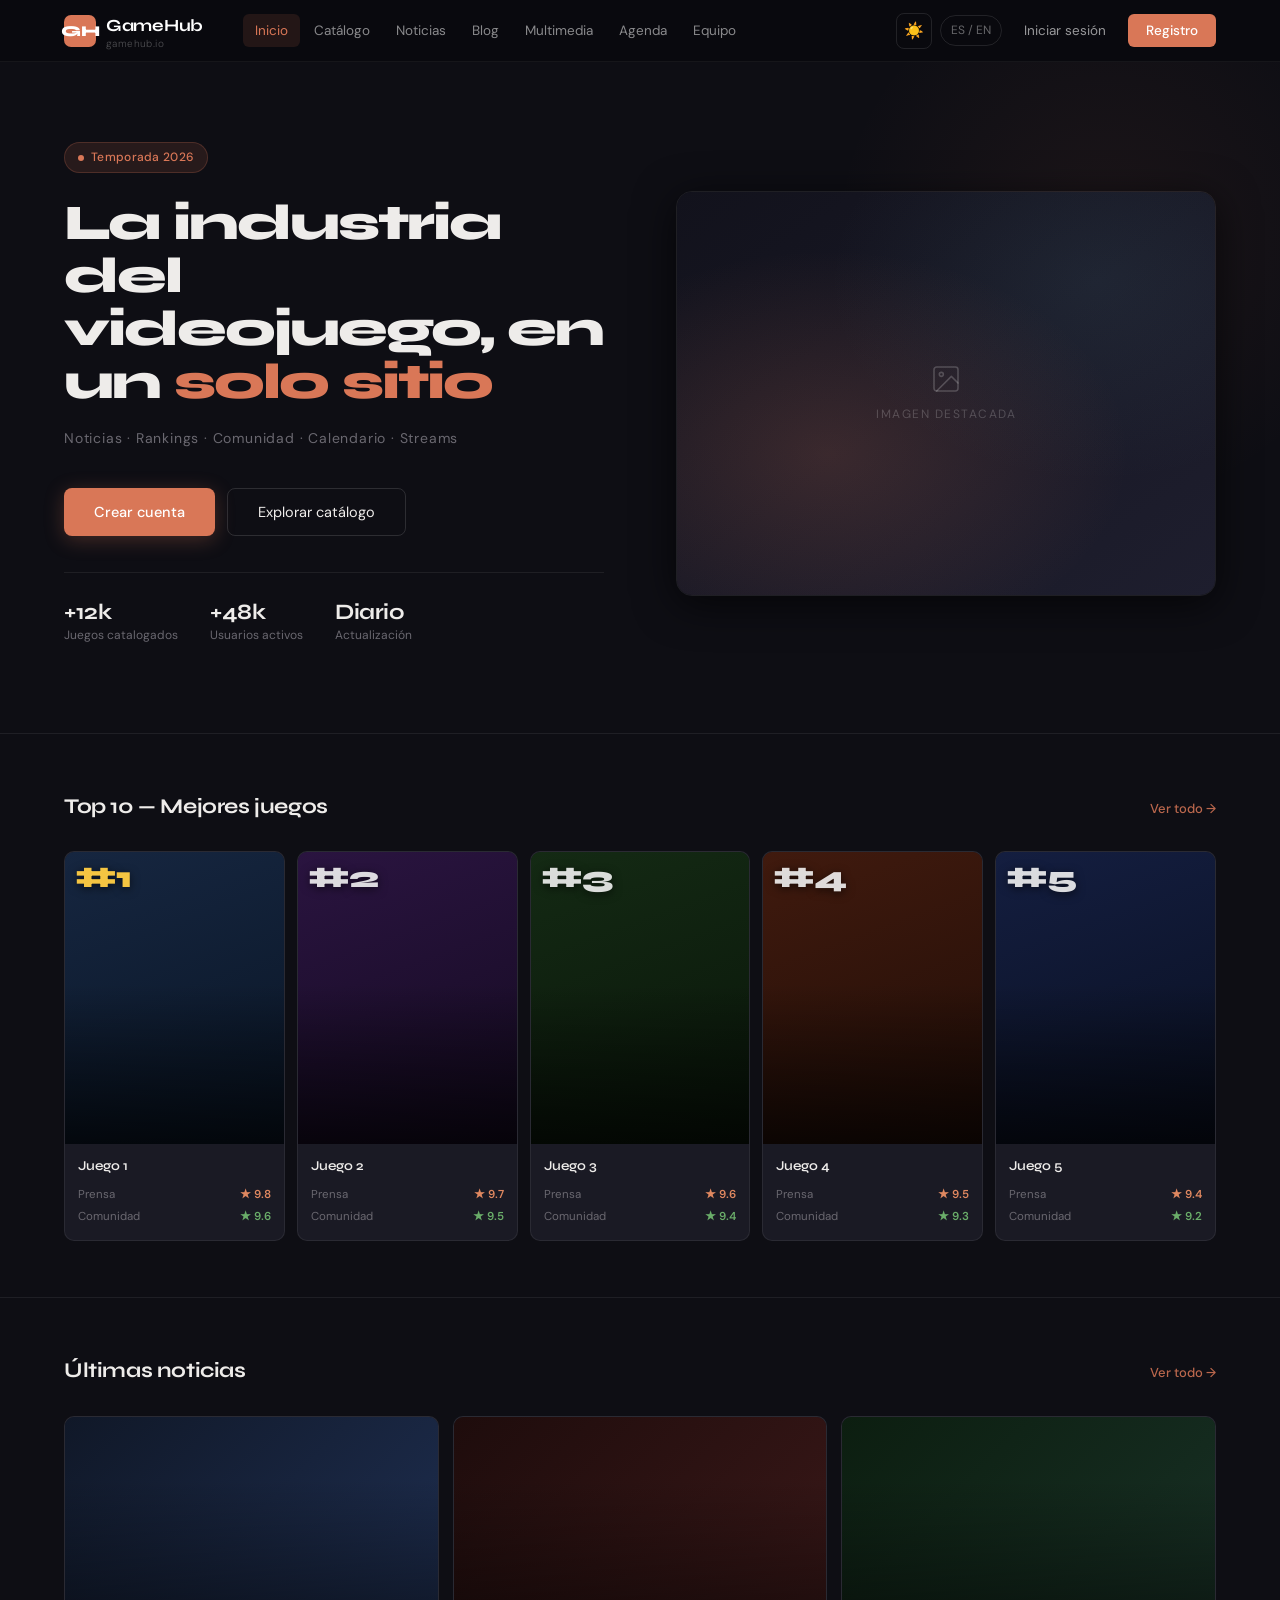
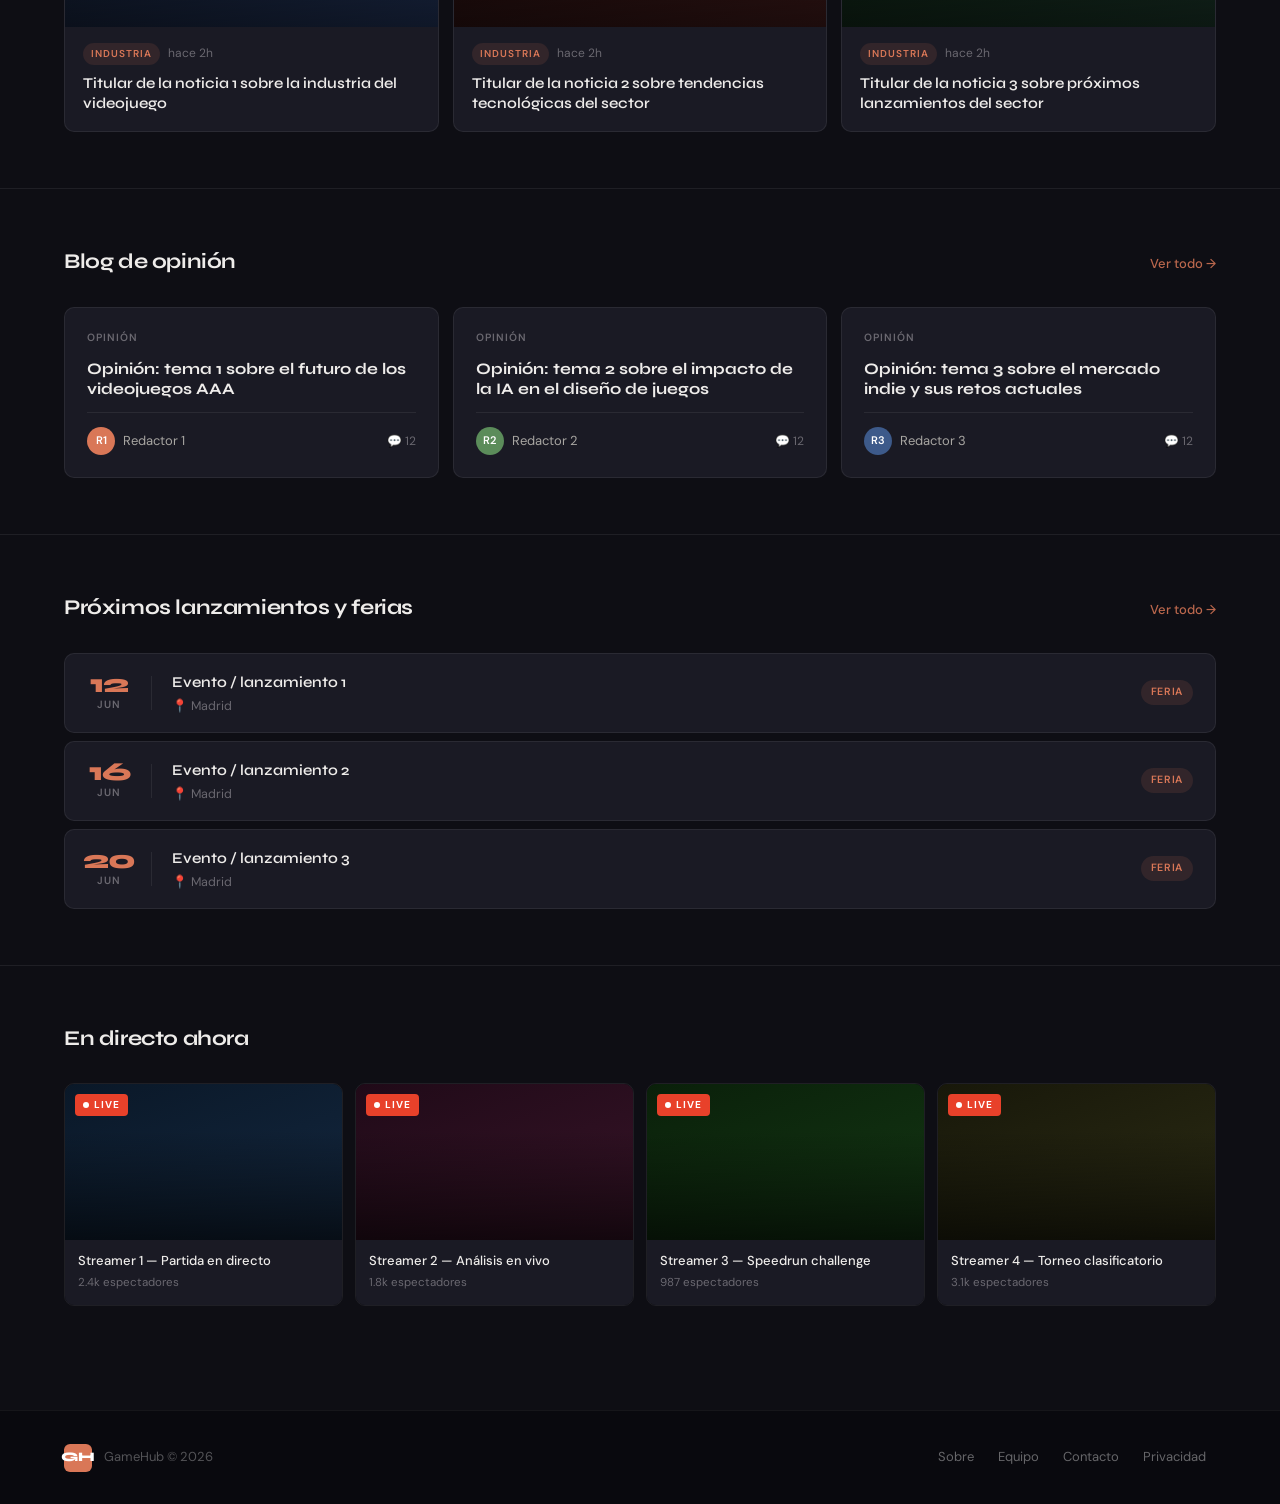
<file: frontend/index.html>
<!DOCTYPE html>
<html lang="es" data-theme="dark" data-page="home">
<head>
  <meta charset="UTF-8">
  <meta name="viewport" content="width=device-width, initial-scale=1.0">
  <title>GameHub — La industria del videojuego, en un solo sitio</title>
  <link rel="preconnect" href="https://fonts.googleapis.com">
  <link rel="preconnect" href="https://fonts.gstatic.com" crossorigin>
  <link href="https://fonts.googleapis.com/css2?family=Syne:wght@400;600;700;800&family=DM+Sans:ital,opsz,wght@0,9..40,300;0,9..40,400;0,9..40,500;1,9..40,300&display=swap" rel="stylesheet">
  <link rel="stylesheet" href="css/base.css">
  <link rel="stylesheet" href="css/index.css">
  <link rel="icon" href="data:image/svg+xml,<svg xmlns='http://www.w3.org/2000/svg' viewBox='0 0 32 32'><rect width='32' height='32' rx='7' fill='%23D97757'/><text x='50%25' y='50%25' dominant-baseline='central' text-anchor='middle' font-family='sans-serif' font-weight='900' font-size='18' fill='white'>GH</text></svg>">
</head>
<body>

  <!-- NAVBAR -->
  <nav class="navbar">
    <a href="#" class="nav-logo">
      <div class="nav-logo-icon">GH</div>
      <div>
        <div class="nav-logo-text">GameHub</div>
        <small>gamehub.io</small>
      </div>
    </a>
    <div class="nav-links">
      <a href="#ranking" class="active" data-i18n="nav.inicio">Inicio</a>
      <a href="catalogo.html" data-i18n="nav.catalogo">Catálogo</a>
      <a href="noticias.html" data-i18n="nav.noticias">Noticias</a>
      <a href="blog.html" data-i18n="nav.blog">Blog</a>
      <a href="multimedia.html" data-i18n="nav.multimedia">Multimedia</a>
      <a href="agenda.html" data-i18n="nav.agenda">Agenda</a>
      <a href="#" class="open-equipo" data-i18n="nav.equipo">Equipo</a>

    </div>
    <div class="nav-right">
      <button class="theme-toggle" id="themeToggle" title="Cambiar tema">☀️</button>
      <span class="nav-lang" data-i18n="nav.lang">ES / EN</span>
      <button class="btn-ghost" onclick="location.href='login.html'" data-i18n="nav.login">Iniciar sesión</button>
      <button class="btn-primary" onclick="location.href='register.html'" data-i18n="nav.registro">Registro</button>
      <button class="nav-hamburger" id="hamburger" aria-label="Menú">
        <span></span><span></span><span></span>
      </button>
    </div>
  </nav>

  <!-- SECTION TABS (mobile only) -->
  <nav class="section-tabs" id="sectionTabs">
    <a href="#ranking" class="active" data-i18n="tab.top">Top</a>
    <a href="#noticias" data-i18n="tab.noticias">Noticias</a>
    <a href="#blog" data-i18n="tab.blog">Blog</a>
    <a href="#streams" data-i18n="tab.live">Live</a>
    <a href="#agenda" data-i18n="tab.agenda">Agenda</a>
  </nav>

  <!-- HERO -->
  <div class="hero-wrap">
    <section class="hero">
      <div class="hero-content">
        <div class="hero-badge" data-i18n="hero.badge">Temporada 2026</div>
		<h1>
		  <span data-i18n="hero.h1_1">La industria del videojuego, en un</span>
		  <em data-i18n="hero.h1_em">solo sitio</em>
		</h1>        
		<p class="hero-tagline" data-i18n="hero.tagline">Noticias &nbsp;·&nbsp; Rankings &nbsp;·&nbsp; Comunidad &nbsp;·&nbsp; Calendario &nbsp;·&nbsp; Streams</p>
        <div class="hero-actions">
          <button class="hero-btn-primary" data-i18n="hero.cta_primary">Crear cuenta</button>
          <button class="hero-btn-secondary" data-i18n="hero.cta_secondary">Explorar catálogo</button>
        </div>
        <div class="hero-stats">
          <div class="hero-stat">
            <strong data-i18n="hero.stat1_val">+12k</strong>
            <span data-i18n="hero.stat1_label">Juegos catalogados</span>
          </div>
          <div class="hero-stat">
            <strong data-i18n="hero.stat2_val">+48k</strong>
            <span data-i18n="hero.stat2_label">Usuarios activos</span>
          </div>
          <div class="hero-stat">
            <strong data-i18n="hero.stat3_val">Diario</strong>
            <span data-i18n="hero.stat3_label">Actualización</span>
          </div>
        </div>
      </div>
      <div class="hero-visual">
        <div class="hero-img-wrap">
          <div class="hero-img-inner"></div>
          <div class="hero-img-label">
            <svg viewBox="0 0 24 24" fill="none" stroke="currentColor" stroke-width="1.2" stroke-linecap="round" stroke-linejoin="round">
              <rect x="3" y="3" width="18" height="18" rx="2"/><circle cx="8.5" cy="8.5" r="1.5"/><path d="M21 15l-5-5L5 21"/>
            </svg>
            <span data-i18n="hero.img_label">Imagen destacada</span>
          </div>
        </div>
      </div>
    </section>
  </div>

  <hr class="divider">

  <!-- TOP 10 -->
  <section class="section" id="ranking">
    <div class="section-header">
      <h2 class="section-title" data-i18n="index.ranking.title">Top 10 — <em>Mejores juegos</em></h2>
      <a href="catalogo.html" class="section-link" data-i18n="section.ver_todo">Ver todo →</a>
    </div>
    <div class="ranking-grid">
      <div class="game-card reveal"><div class="game-cover"><div class="game-cover-bg c1"></div><div class="game-rank gold">#1</div></div><div class="game-info"><div class="game-name">Juego 1</div><div class="game-scores"><div class="score-row"><span class="score-label" data-i18n="score.prensa">Prensa</span><span class="score-val press">★ 9.8</span></div><div class="score-row"><span class="score-label" data-i18n="score.comunidad">Comunidad</span><span class="score-val community">★ 9.6</span></div></div></div></div>
      <div class="game-card reveal"><div class="game-cover"><div class="game-cover-bg c2"></div><div class="game-rank">#2</div></div><div class="game-info"><div class="game-name">Juego 2</div><div class="game-scores"><div class="score-row"><span class="score-label" data-i18n="score.prensa">Prensa</span><span class="score-val press">★ 9.7</span></div><div class="score-row"><span class="score-label" data-i18n="score.comunidad">Comunidad</span><span class="score-val community">★ 9.5</span></div></div></div></div>
      <div class="game-card reveal"><div class="game-cover"><div class="game-cover-bg c3"></div><div class="game-rank">#3</div></div><div class="game-info"><div class="game-name">Juego 3</div><div class="game-scores"><div class="score-row"><span class="score-label" data-i18n="score.prensa">Prensa</span><span class="score-val press">★ 9.6</span></div><div class="score-row"><span class="score-label" data-i18n="score.comunidad">Comunidad</span><span class="score-val community">★ 9.4</span></div></div></div></div>
      <div class="game-card reveal"><div class="game-cover"><div class="game-cover-bg c4"></div><div class="game-rank">#4</div></div><div class="game-info"><div class="game-name">Juego 4</div><div class="game-scores"><div class="score-row"><span class="score-label" data-i18n="score.prensa">Prensa</span><span class="score-val press">★ 9.5</span></div><div class="score-row"><span class="score-label" data-i18n="score.comunidad">Comunidad</span><span class="score-val community">★ 9.3</span></div></div></div></div>
      <div class="game-card reveal"><div class="game-cover"><div class="game-cover-bg c5"></div><div class="game-rank">#5</div></div><div class="game-info"><div class="game-name">Juego 5</div><div class="game-scores"><div class="score-row"><span class="score-label" data-i18n="score.prensa">Prensa</span><span class="score-val press">★ 9.4</span></div><div class="score-row"><span class="score-label" data-i18n="score.comunidad">Comunidad</span><span class="score-val community">★ 9.2</span></div></div></div></div>
    </div>
  </section>

  <hr class="divider">

  <!-- NOTICIAS -->
  <section class="section" id="noticias">
    <div class="section-header">
      <h2 class="section-title" data-i18n="index.noticias.title">Últimas <em>noticias</em></h2>
      <a href="noticias.html" class="section-link" data-i18n="section.ver_todo">Ver todo →</a>
    </div>
    <div class="news-grid">
      <div class="news-card reveal"><div class="news-img"><div class="news-img-bg n1"></div></div><div class="news-body"><div class="news-meta"><span class="news-cat" data-i18n="noticias.cat.industria">Industria</span><span class="news-time">hace 2h</span></div><div class="news-title">Titular de la noticia 1 sobre la industria del videojuego</div></div></div>
      <div class="news-card reveal"><div class="news-img"><div class="news-img-bg n2"></div></div><div class="news-body"><div class="news-meta"><span class="news-cat" data-i18n="noticias.cat.industria">Industria</span><span class="news-time">hace 2h</span></div><div class="news-title">Titular de la noticia 2 sobre tendencias tecnológicas del sector</div></div></div>
      <div class="news-card reveal"><div class="news-img"><div class="news-img-bg n3"></div></div><div class="news-body"><div class="news-meta"><span class="news-cat" data-i18n="noticias.cat.industria">Industria</span><span class="news-time">hace 2h</span></div><div class="news-title">Titular de la noticia 3 sobre próximos lanzamientos del sector</div></div></div>
    </div>
  </section>

  <hr class="divider">

  <!-- BLOG -->
  <section class="section" id="blog">
    <div class="section-header">
      <h2 class="section-title" data-i18n="index.blog.title">Blog de <em>opinión</em></h2>
      <a href="#" class="section-link" data-i18n="section.ver_todo">Ver todo →</a>
    </div>
    <div class="blog-grid">
      <div class="blog-card reveal"><span class="blog-tag">Opinión</span><div class="blog-title">Opinión: tema 1 sobre el futuro de los videojuegos AAA</div><div class="blog-footer"><div class="blog-author"><div class="blog-avatar">R1</div><span class="blog-author-name">Redactor 1</span></div><span class="blog-comments">💬 12</span></div></div>
      <div class="blog-card reveal"><span class="blog-tag">Opinión</span><div class="blog-title">Opinión: tema 2 sobre el impacto de la IA en el diseño de juegos</div><div class="blog-footer"><div class="blog-author"><div class="blog-avatar" style="background:#5B8C5A;">R2</div><span class="blog-author-name">Redactor 2</span></div><span class="blog-comments">💬 12</span></div></div>
      <div class="blog-card reveal"><span class="blog-tag">Opinión</span><div class="blog-title">Opinión: tema 3 sobre el mercado indie y sus retos actuales</div><div class="blog-footer"><div class="blog-author"><div class="blog-avatar" style="background:#3D5A8A;">R3</div><span class="blog-author-name">Redactor 3</span></div><span class="blog-comments">💬 12</span></div></div>
    </div>
  </section>

  <hr class="divider">

  <!-- AGENDA -->
  <section class="section" id="agenda">
    <div class="section-header">
      <h2 class="section-title" data-i18n="index.agenda.title">Próximos <em>lanzamientos</em></h2>
      <a href="#" class="section-link" data-i18n="section.ver_todo">Ver todo →</a>
    </div>
    <div class="agenda-list">
      <div class="event-row reveal"><div class="event-date"><span class="event-day">12</span><span class="event-month">Jun</span></div><div class="event-divider"></div><div class="event-info"><div class="event-name">Evento / lanzamiento 1</div><div class="event-location">📍 Madrid</div></div><span class="event-badge">Feria</span></div>
      <div class="event-row reveal"><div class="event-date"><span class="event-day">16</span><span class="event-month">Jun</span></div><div class="event-divider"></div><div class="event-info"><div class="event-name">Evento / lanzamiento 2</div><div class="event-location">📍 Madrid</div></div><span class="event-badge">Feria</span></div>
      <div class="event-row reveal"><div class="event-date"><span class="event-day">20</span><span class="event-month">Jun</span></div><div class="event-divider"></div><div class="event-info"><div class="event-name">Evento / lanzamiento 3</div><div class="event-location">📍 Madrid</div></div><span class="event-badge">Feria</span></div>
    </div>
  </section>

  <hr class="divider">

  <!-- STREAMS -->
  <section class="section" id="streams">
    <div class="section-header">
      <h2 class="section-title" data-i18n="index.streams.title">En directo <em>ahora</em></h2>
    </div>
    <div class="streams-grid">
      <div class="stream-card reveal"><div class="stream-thumb"><div class="stream-thumb-bg s1"></div><div class="live-badge"><div class="live-dot"></div>LIVE</div></div><div class="stream-info"><div class="stream-name">Streamer 1 — Partida en directo</div><div class="stream-viewers">2.4k <span data-i18n="stream.espectadores">espectadores</span></div></div></div>
      <div class="stream-card reveal"><div class="stream-thumb"><div class="stream-thumb-bg s2"></div><div class="live-badge"><div class="live-dot"></div>LIVE</div></div><div class="stream-info"><div class="stream-name">Streamer 2 — Análisis en vivo</div><div class="stream-viewers">1.8k <span data-i18n="stream.espectadores">espectadores</span></div></div></div>
      <div class="stream-card reveal"><div class="stream-thumb"><div class="stream-thumb-bg s3"></div><div class="live-badge"><div class="live-dot"></div>LIVE</div></div><div class="stream-info"><div class="stream-name">Streamer 3 — Speedrun challenge</div><div class="stream-viewers">987 <span data-i18n="stream.espectadores">espectadores</span></div></div></div>
      <div class="stream-card reveal"><div class="stream-thumb"><div class="stream-thumb-bg s4"></div><div class="live-badge"><div class="live-dot"></div>LIVE</div></div><div class="stream-info"><div class="stream-name">Streamer 4 — Torneo clasificatorio</div><div class="stream-viewers">3.1k <span data-i18n="stream.espectadores">espectadores</span></div></div></div>
    </div>
  </section>

  <!-- BOTTOM NAV (mobile only) -->
  <nav class="bottom-nav" id="bottomNav">
    <a href="#" class="active" data-tab="inicio">
      <svg viewBox="0 0 24 24"><path d="M3 9l9-7 9 7v11a2 2 0 0 1-2 2H5a2 2 0 0 1-2-2z"/><polyline points="9 22 9 12 15 12 15 22"/></svg>
      <span data-i18n="bottom.inicio">Inicio</span>
    </a>
    <a href="#ranking" data-tab="catalogo">
      <svg viewBox="0 0 24 24"><rect x="2" y="3" width="20" height="14" rx="2"/><line x1="8" y1="21" x2="16" y2="21"/><line x1="12" y1="17" x2="12" y2="21"/></svg>
      <span data-i18n="bottom.catalogo">Catálogo</span>
    </a>
    <a href="#streams" data-tab="live">
      <svg viewBox="0 0 24 24"><circle cx="12" cy="12" r="2"/><path d="M16.24 7.76a6 6 0 0 1 0 8.49m-8.48-.01a6 6 0 0 1 0-8.49m11.31-2.82a10 10 0 0 1 0 14.14m-14.14 0a10 10 0 0 1 0-14.14"/></svg>
      <span data-i18n="bottom.live">Live</span>
    </a>
    <a href="#agenda" data-tab="agenda">
      <svg viewBox="0 0 24 24"><rect x="3" y="4" width="18" height="18" rx="2"/><line x1="16" y1="2" x2="16" y2="6"/><line x1="8" y1="2" x2="8" y2="6"/><line x1="3" y1="10" x2="21" y2="10"/></svg>
      <span data-i18n="bottom.agenda">Agenda</span>
    </a>
    <a href="#" data-tab="yo">
      <svg viewBox="0 0 24 24"><path d="M20 21v-2a4 4 0 0 0-4-4H8a4 4 0 0 0-4 4v2"/><circle cx="12" cy="7" r="4"/></svg>
      <span data-i18n="bottom.yo">Yo</span>
    </a>
  </nav>

  <script src="js/i18n.js" defer></script>
  <script src="js/base.js" defer></script>
  <script src="js/index.js" defer></script>
  <script src="js/modals.js" defer></script>
</body>
</html>
</file>
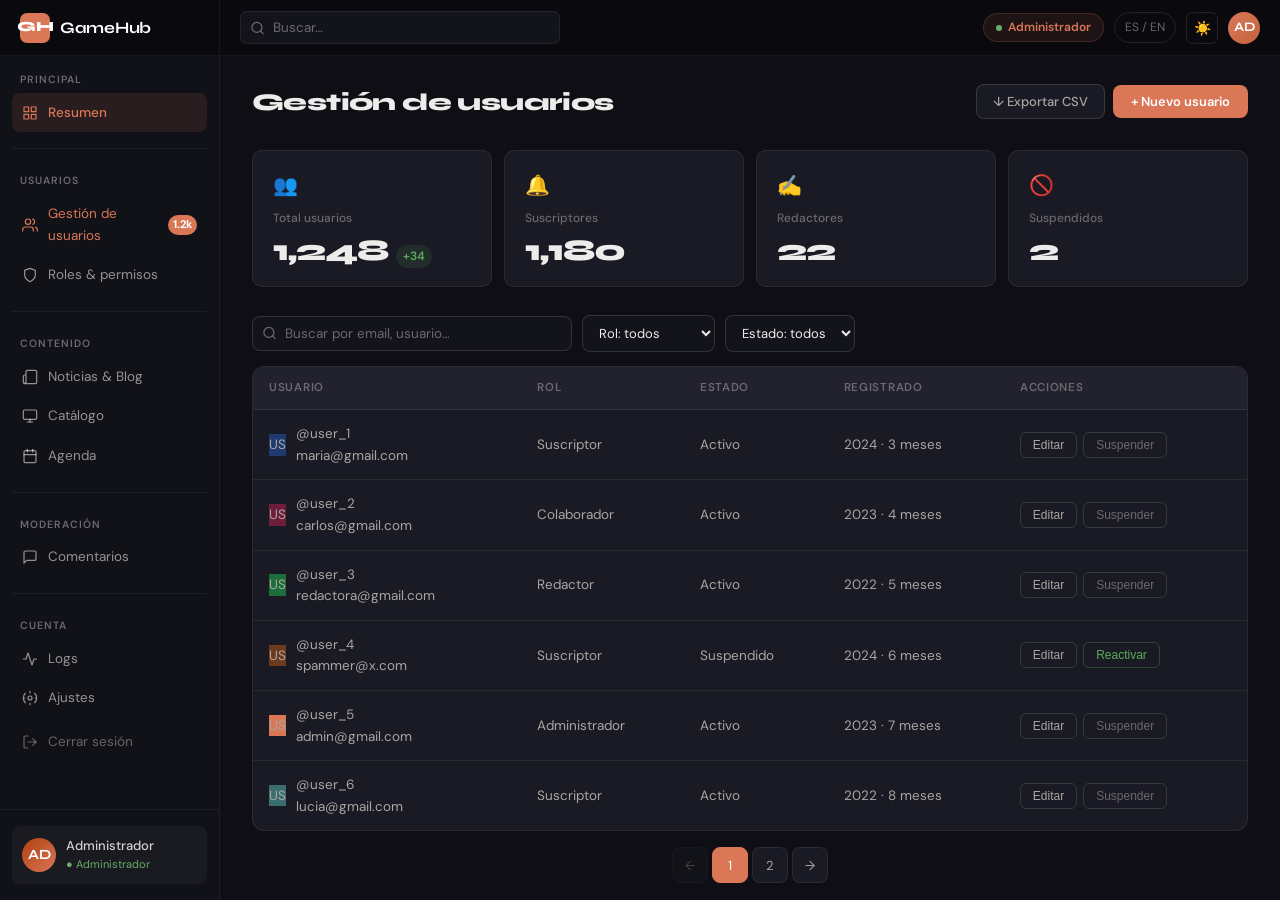
<file: frontend/dashboard-admin.html>
<!DOCTYPE html>
<html lang="es" data-theme="dark" data-page="dashboard">
<head>
  <meta charset="UTF-8">
  <meta name="viewport" content="width=device-width, initial-scale=1.0">
  <title>Dashboard · Administrador — GameHub</title>
  <link rel="preconnect" href="https://fonts.googleapis.com">
  <link rel="preconnect" href="https://fonts.gstatic.com" crossorigin>
  <link href="https://fonts.googleapis.com/css2?family=Syne:wght@400;600;700;800&family=DM+Sans:ital,opsz,wght@0,9..40,300;0,9..40,400;0,9..40,500;1,9..40,300&display=swap" rel="stylesheet">
  <link rel="stylesheet" href="css/base.css">
  <link rel="stylesheet" href="css/dashboard.css">
  <link rel="stylesheet" href="css/dashboard-admin.css">
  <link rel="icon" href="data:image/svg+xml,<svg xmlns='http://www.w3.org/2000/svg' viewBox='0 0 32 32'><rect width='32' height='32' rx='7' fill='%23D97757'/><text x='50%25' y='50%25' dominant-baseline='central' text-anchor='middle' font-family='sans-serif' font-weight='900' font-size='18' fill='white'>GH</text></svg>">
</head>
<body>

  <!-- TOP BAR -->
  <header class="topbar">
    <div class="topbar-logo">
      <a href="index.html" class="topbar-logo-link">
        <div class="logo-icon">GH</div>
        <span class="logo-text">GameHub</span>
      </a>
    </div>
    <div class="topbar-center">
      <div class="topbar-search">
        <svg viewBox="0 0 24 24"><circle cx="11" cy="11" r="8"/><line x1="21" y1="21" x2="16.65" y2="16.65"/></svg>
        <input type="search" placeholder="Buscar…" autocomplete="off">
      </div>
    </div>
    <div class="topbar-right">
      <div class="role-badge admin"><span class="role-dot"></span><span data-i18n="dash.role.admin">Administrador</span></div>
      <span class="topbar-lang" data-i18n="nav.lang">ES / EN</span>
      <button class="theme-toggle" id="themeToggle">☀️</button>
      <div class="user-avatar" title="Admin">AD</div>
    </div>
  </header>

  <div class="app-shell">

    <!-- SIDEBAR -->
    <nav class="sidebar">

      <div class="sidebar-section">
        <span class="sidebar-section-label" data-i18n="dash.nav.principal">Principal</span>
        <div class="nav-item active" data-panel="resumen" onclick="setActive(this)">
          <svg viewBox="0 0 24 24"><rect x="3" y="3" width="7" height="7"/><rect x="14" y="3" width="7" height="7"/><rect x="3" y="14" width="7" height="7"/><rect x="14" y="14" width="7" height="7"/></svg>
          <span data-i18n="dash.nav.resumen">Resumen</span>
        </div>
      </div>

      <div class="sidebar-divider"></div>

      <div class="sidebar-section">
        <span class="sidebar-section-label" data-i18n="dash.admin.usuarios">Usuarios</span>
        <div class="nav-item nav-item--highlight" data-panel="usuarios" onclick="setActive(this)">
          <svg viewBox="0 0 24 24"><path d="M17 21v-2a4 4 0 0 0-4-4H5a4 4 0 0 0-4 4v2"/><circle cx="9" cy="7" r="4"/><path d="M23 21v-2a4 4 0 0 0-3-3.87"/><path d="M16 3.13a4 4 0 0 1 0 7.75"/></svg>
          <span data-i18n="dash.admin.gestion">Gestión de usuarios</span>
          <span class="nav-badge">1.2k</span>
        </div>
        <div class="nav-item" data-panel="roles" onclick="setActive(this)">
          <svg viewBox="0 0 24 24"><path d="M12 22s8-4 8-10V5l-8-3-8 3v7c0 6 8 10 8 10z"/></svg>
          <span data-i18n="dash.admin.roles">Roles & permisos</span>
        </div>
      </div>

      <div class="sidebar-divider"></div>

      <div class="sidebar-section">
        <span class="sidebar-section-label" data-i18n="dash.nav.contenido">Contenido</span>
        <div class="nav-item" data-panel="noticias" onclick="setActive(this)">
          <svg viewBox="0 0 24 24"><path d="M4 22h16a2 2 0 0 0 2-2V4a2 2 0 0 0-2-2H8a2 2 0 0 0-2 2v16a2 2 0 0 0-2 2zm0 0a2 2 0 0 1-2-2v-9c0-1.1.9-2 2-2h2"/></svg>
          <span data-i18n="dash.admin.noticias_blog">Noticias & Blog</span>
        </div>
        <div class="nav-item" data-panel="catalogo" onclick="setActive(this)">
          <svg viewBox="0 0 24 24"><rect x="2" y="3" width="20" height="14" rx="2"/><line x1="8" y1="21" x2="16" y2="21"/><line x1="12" y1="17" x2="12" y2="21"/></svg>
          <span data-i18n="nav.catalogo">Catálogo juegos</span>
        </div>
        <div class="nav-item" data-panel="agenda" onclick="setActive(this)">
          <svg viewBox="0 0 24 24"><rect x="3" y="4" width="18" height="18" rx="2"/><line x1="16" y1="2" x2="16" y2="6"/><line x1="8" y1="2" x2="8" y2="6"/><line x1="3" y1="10" x2="21" y2="10"/></svg>
          <span data-i18n="nav.agenda">Agenda</span>
        </div>
      </div>

      <div class="sidebar-divider"></div>

      <div class="sidebar-section">
        <span class="sidebar-section-label" data-i18n="dash.admin.moderacion">Moderación</span>
        <div class="nav-item" data-panel="comentarios" onclick="setActive(this)">
          <svg viewBox="0 0 24 24"><path d="M21 15a2 2 0 0 1-2 2H7l-4 4V5a2 2 0 0 1 2-2h14a2 2 0 0 1 2 2z"/></svg>
          <span data-i18n="dash.admin.comentarios">Comentarios</span>
        </div>
      </div>

      <div class="sidebar-divider"></div>

      <div class="sidebar-section">
        <span class="sidebar-section-label" data-i18n="dash.nav.cuenta">Sistema</span>
        <div class="nav-item" data-panel="logs" onclick="setActive(this)">
          <svg viewBox="0 0 24 24"><polyline points="22 12 18 12 15 21 9 3 6 12 2 12"/></svg>
          <span data-i18n="dash.admin.logs">Logs</span>
        </div>
        <div class="nav-item" data-panel="ajustes" onclick="setActive(this)">
          <svg viewBox="0 0 24 24"><circle cx="12" cy="12" r="3"/><path d="M19.07 4.93a10 10 0 0 1 0 14.14M4.93 4.93a10 10 0 0 0 0 14.14M12 2v2M12 20v2M2 12h2M20 12h2"/></svg>
          <span data-i18n="dash.nav.ajustes">Ajustes</span>
        </div>
        <div class="nav-item logout" data-action="logout">
          <svg viewBox="0 0 24 24"><path d="M9 21H5a2 2 0 0 1-2-2V5a2 2 0 0 1 2-2h4"/><polyline points="16 17 21 12 16 7"/><line x1="21" y1="12" x2="9" y2="12"/></svg>
          <span data-i18n="dash.nav.logout">Cerrar sesión</span>
        </div>
      </div>

      <div class="sidebar-user">
        <div class="sidebar-user-card">
          <div class="sidebar-avatar admin">AD</div>
          <div style="min-width:0">
            <div class="sidebar-user-name">Administrador</div>
            <div class="sidebar-user-role">● <span data-i18n="dash.role.admin">Admin</span></div>
          </div>
        </div>
      </div>
    </nav>

    <!-- MAIN -->
    <main class="main">

    <!-- ── PANEL: RESUMEN ─────────────────────────────── -->
    <div class="panel" id="panel-resumen" style="display:none">
      <div class="page-header">
        <div>
          <h1 class="page-title" data-i18n="dash.nav.resumen">Resumen</h1>
        </div>
      </div>
      <div class="kpi-grid">
        <div class="kpi-card">
          <div class="kpi-icon">👥</div>
          <div class="kpi-label" data-i18n="dash.admin.kpi.total">Total usuarios</div>
          <div class="kpi-value-row"><div class="kpi-value">1,248</div><span class="kpi-delta">+34</span></div>
        </div>
        <div class="kpi-card">
          <div class="kpi-icon">🔔</div>
          <div class="kpi-label" data-i18n="dash.admin.kpi.suscriptores">Suscriptores</div>
          <div class="kpi-value-row"><div class="kpi-value">1,180</div></div>
        </div>
        <div class="kpi-card">
          <div class="kpi-icon">✍️</div>
          <div class="kpi-label" data-i18n="dash.admin.kpi.redactores">Redactores</div>
          <div class="kpi-value-row"><div class="kpi-value">22</div></div>
        </div>
        <div class="kpi-card">
          <div class="kpi-icon">🚫</div>
          <div class="kpi-label" data-i18n="dash.admin.kpi.suspendidos">Suspendidos</div>
          <div class="kpi-value-row"><div class="kpi-value" id="suspendedCountResumen">12</div></div>
        </div>
      </div>
    </div>

    <!-- ── PANEL: GESTIÓN DE USUARIOS ────────────────── -->
    <div class="panel" id="panel-usuarios">
      <div class="page-header">
        <div>
          <h1 class="page-title" data-i18n="dash.admin.gestion">Gestión de <em>usuarios</em></h1>
        </div>
        <div class="page-actions">
          <button class="btn-export" onclick="exportCSV()" data-i18n="dash.admin.export">↓ Exportar CSV</button>
          <button class="btn-new" onclick="openModal('create')" data-i18n="dash.admin.new_user">+ Nuevo usuario</button>
        </div>
      </div>

      <!-- KPIs -->
      <div class="kpi-grid">
        <div class="kpi-card">
          <div class="kpi-icon">👥</div>
          <div class="kpi-label" data-i18n="dash.admin.kpi.total">Total usuarios</div>
          <div class="kpi-value-row"><div class="kpi-value">1,248</div><span class="kpi-delta">+34</span></div>
        </div>
        <div class="kpi-card">
          <div class="kpi-icon">🔔</div>
          <div class="kpi-label" data-i18n="dash.admin.kpi.suscriptores">Suscriptores</div>
          <div class="kpi-value-row"><div class="kpi-value">1,180</div></div>
        </div>
        <div class="kpi-card">
          <div class="kpi-icon">✍️</div>
          <div class="kpi-label" data-i18n="dash.admin.kpi.redactores">Redactores</div>
          <div class="kpi-value-row"><div class="kpi-value">22</div></div>
        </div>
        <div class="kpi-card">
          <div class="kpi-icon">🚫</div>
          <div class="kpi-label" data-i18n="dash.admin.kpi.suspendidos">Suspendidos</div>
          <div class="kpi-value-row"><div class="kpi-value" id="suspendedCount">12</div></div>
        </div>
      </div>

      <!-- Table controls -->
      <div class="table-controls">
        <div class="table-search-wrap">
          <svg viewBox="0 0 24 24"><circle cx="11" cy="11" r="8"/><line x1="21" y1="21" x2="16.65" y2="16.65"/></svg>
          <input type="search" id="tableSearch" data-i18n-placeholder="dash.admin.search" placeholder="Buscar por email, usuario…" autocomplete="off">
        </div>
        <select class="table-filter" id="filterRol">
          <option value="" data-i18n="dash.admin.filter.all_roles">Rol: todos</option>
          <option value="Suscriptor" data-i18n="dash.role.suscriptor">Suscriptor</option>
          <option value="Colaborador" data-i18n="dash.role.colaborador">Colaborador</option>
          <option value="Redactor" data-i18n="dash.role.redactor">Redactor</option>
          <option value="Administrador" data-i18n="dash.role.admin">Administrador</option>
        </select>
        <select class="table-filter" id="filterEstado">
          <option value="" data-i18n="dash.admin.filter.all_status">Estado: todos</option>
          <option value="Activo" data-i18n="dash.admin.status.activo">Activos</option>
          <option value="Suspendido" data-i18n="dash.admin.status.suspendido">Suspendidos</option>
        </select>
      </div>

      <!-- User table -->
      <div class="table-wrap">
        <table class="user-table" id="userTable">
          <thead>
            <tr>
              <th data-i18n="dash.admin.th.usuario">Usuario</th>
              <th data-i18n="dash.admin.th.rol">Rol</th>
              <th data-i18n="dash.admin.th.estado">Estado</th>
              <th data-i18n="dash.admin.th.registrado">Registrado</th>
              <th data-i18n="dash.admin.th.acciones">Acciones</th>
            </tr>
          </thead>
          <tbody id="tableBody"></tbody>
        </table>
        <div class="table-empty" id="tableEmpty" style="display:none">
          <div style="font-size:32px;margin-bottom:10px">🔍</div>
          <div data-i18n="dash.admin.no_results">Ningún usuario coincide con los filtros</div>
        </div>
      </div>

      <div class="pagination" id="pagination"></div>
    </div>

    <!-- ── PANELS: PLACEHOLDER ────────────────────────── -->
    <div class="panel" id="panel-roles" style="display:none">
      <div class="page-header"><h1 class="page-title" data-i18n="dash.admin.roles">Roles & <em>permisos</em></h1></div>
      <div class="panel-placeholder"><div class="placeholder-icon">🛡️</div><p data-i18n="dash.coming_soon">Sección en desarrollo</p></div>
    </div>
    <div class="panel" id="panel-noticias" style="display:none">
      <div class="page-header"><h1 class="page-title" data-i18n="dash.admin.noticias_blog">Noticias & <em>Blog</em></h1></div>
      <div class="panel-placeholder"><div class="placeholder-icon">📰</div><p data-i18n="dash.coming_soon">Sección en desarrollo</p></div>
    </div>
    <div class="panel" id="panel-catalogo" style="display:none">
      <div class="page-header"><h1 class="page-title" data-i18n="nav.catalogo">Catálogo <em>juegos</em></h1></div>
      <div class="panel-placeholder"><div class="placeholder-icon">🎮</div><p data-i18n="dash.coming_soon">Sección en desarrollo</p></div>
    </div>
    <div class="panel" id="panel-agenda" style="display:none">
      <div class="page-header"><h1 class="page-title" data-i18n="nav.agenda">Agenda</h1></div>
      <div class="panel-placeholder"><div class="placeholder-icon">📅</div><p data-i18n="dash.coming_soon">Sección en desarrollo</p></div>
    </div>
    <div class="panel" id="panel-comentarios" style="display:none">
      <div class="page-header"><h1 class="page-title" data-i18n="dash.admin.comentarios">Comentarios</h1></div>
      <div class="panel-placeholder"><div class="placeholder-icon">💬</div><p data-i18n="dash.coming_soon">Sección en desarrollo</p></div>
    </div>
    <div class="panel" id="panel-logs" style="display:none">
      <div class="page-header"><h1 class="page-title" data-i18n="dash.admin.logs">Logs <em>del sistema</em></h1></div>
      <div class="panel-placeholder"><div class="placeholder-icon">📊</div><p data-i18n="dash.coming_soon">Sección en desarrollo</p></div>
    </div>
    <div class="panel" id="panel-ajustes" style="display:none">
      <div class="page-header"><h1 class="page-title" data-i18n="dash.nav.ajustes">Ajustes</h1></div>
      <div class="panel-placeholder"><div class="placeholder-icon">⚙️</div><p data-i18n="dash.coming_soon">Sección en desarrollo</p></div>
    </div>

    </main>
  </div>

  <div class="modal-overlay" id="modalOverlay" onclick="closeModal()"></div>
  <div class="modal" id="modal">
    <div class="modal-header">
      <span class="modal-title" id="modalTitle" data-i18n="dash.admin.modal.edit">Editar usuario</span>
      <button class="modal-close" onclick="closeModal()">✕</button>
    </div>
    <div class="modal-body">
      <div class="form-group">
        <label class="form-label" data-i18n="dash.admin.modal.username">Nombre de usuario</label>
        <input class="form-input" id="mUsername" type="text" placeholder="@usuario">
      </div>
      <div class="form-group">
        <label class="form-label" data-i18n="dash.admin.modal.email">Email</label>
        <input class="form-input" id="mEmail" type="email" placeholder="email@example.com">
      </div>
      <div class="form-group">
        <label class="form-label" data-i18n="dash.admin.th.rol">Rol</label>
        <select class="form-input" id="mRol">
          <option data-i18n="dash.role.suscriptor">Suscriptor</option>
          <option data-i18n="dash.role.colaborador">Colaborador</option>
          <option data-i18n="dash.role.redactor">Redactor</option>
          <option data-i18n="dash.role.admin">Administrador</option>
        </select>
      </div>
      <div class="form-group">
        <label class="form-label" data-i18n="dash.admin.th.estado">Estado</label>
        <select class="form-input" id="mEstado">
          <option data-i18n="dash.admin.status.activo">Activo</option>
          <option data-i18n="dash.admin.status.suspendido">Suspendido</option>
        </select>
      </div>
      <div class="alert-warn" id="lastAdminWarn" style="display:none" data-i18n="dash.admin.last_admin_warn">
        ⚠️ No puedes degradar al único administrador del sistema.
      </div>
    </div>
    <div class="modal-footer">
      <button class="btn-modal-delete" id="btnDelete" onclick="deleteUser()" data-i18n="dash.admin.modal.delete">Eliminar cuenta</button>
      <div style="display:flex;gap:8px">
        <button class="btn-modal-cancel" onclick="closeModal()" data-i18n="dash.admin.modal.cancel">Cancelar</button>
        <button class="btn-modal-save" onclick="saveUser()" data-i18n="dash.admin.modal.save">Guardar cambios</button>
      </div>
    </div>
  </div>

  <!-- ── TOAST ──────────────────────────────────────── -->
  <div class="toast" id="toast"></div>

  <script src="js/i18n.js" defer></script>
  <script src="js/base.js" defer></script>
  <script src="js/dashboard-admin.js" defer></script>
  <script src="js/modals.js" defer></script>
</body>
</html>
</file>
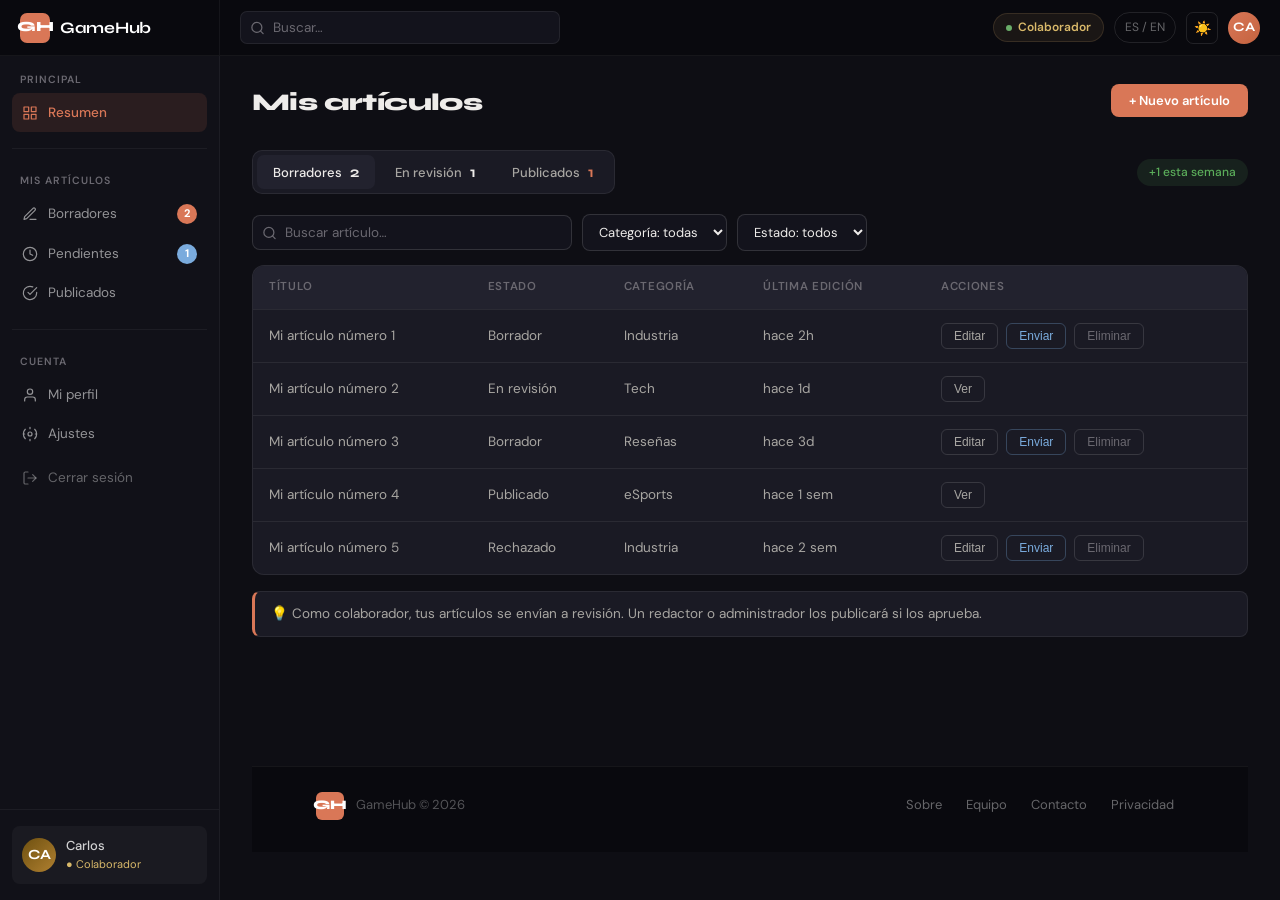
<file: frontend/dashboard-colaborador.html>
<!DOCTYPE html>
<html lang="es" data-theme="dark">
<head>
  <meta charset="UTF-8">
  <meta name="viewport" content="width=device-width, initial-scale=1.0">
  <title>Dashboard · Colaborador — GameHub</title>
  <link rel="preconnect" href="https://fonts.googleapis.com">
  <link rel="preconnect" href="https://fonts.gstatic.com" crossorigin>
  <link href="https://fonts.googleapis.com/css2?family=Syne:wght@400;600;700;800&family=DM+Sans:ital,opsz,wght@0,9..40,300;0,9..40,400;0,9..40,500;1,9..40,300&display=swap" rel="stylesheet">
  <link rel="stylesheet" href="css/base.css">
  <link rel="stylesheet" href="css/dashboard.css">
  <link rel="stylesheet" href="css/dashboard-colaborador.css">
  <link rel="icon" href="data:image/svg+xml,<svg xmlns='http://www.w3.org/2000/svg' viewBox='0 0 32 32'><rect width='32' height='32' rx='7' fill='%23D97757'/><text x='50%25' y='50%25' dominant-baseline='central' text-anchor='middle' font-family='sans-serif' font-weight='900' font-size='18' fill='white'>GH</text></svg>">
</head>
<body>

  <!-- TOP BAR -->
  <header class="topbar">
    <div class="topbar-logo">
      <a href="index.html" class="topbar-logo-link">
        <div class="logo-icon">GH</div>
        <span class="logo-text">GameHub</span>
      </a>
    </div>
    <div class="topbar-center">
      <div class="topbar-search">
        <svg viewBox="0 0 24 24"><circle cx="11" cy="11" r="8"/><line x1="21" y1="21" x2="16.65" y2="16.65"/></svg>
        <input type="search" placeholder="Buscar…" autocomplete="off">
      </div>
    </div>
    <div class="topbar-right">
      <div class="role-badge colab"><span class="role-dot"></span><span data-i18n="dash.role.colaborador">Colaborador</span></div>
      <span class="topbar-lang" data-i18n="nav.lang">ES / EN</span>
      <button class="theme-toggle" id="themeToggle">☀️</button>
      <div class="user-avatar" title="Carlos">CA</div>
    </div>
  </header>

  <div class="app-shell">

    <!-- SIDEBAR -->
    <nav class="sidebar">

      <div class="sidebar-section">
        <span class="sidebar-section-label" data-i18n="dash.nav.principal">Principal</span>
        <div class="nav-item active" data-panel="resumen" onclick="setActive(this)">
          <svg viewBox="0 0 24 24"><rect x="3" y="3" width="7" height="7"/><rect x="14" y="3" width="7" height="7"/><rect x="3" y="14" width="7" height="7"/><rect x="14" y="14" width="7" height="7"/></svg>
          <span data-i18n="dash.nav.resumen">Resumen</span>
        </div>
      </div>

      <div class="sidebar-divider"></div>

      <div class="sidebar-section">
        <span class="sidebar-section-label" data-i18n="dash.colab.mis_articulos">Mis artículos</span>
        <div class="nav-item" data-panel="articulos" data-filter="Borrador" onclick="setActive(this); filterByStatus('Borrador')">
          <svg viewBox="0 0 24 24"><path d="M12 20h9"/><path d="M16.5 3.5a2.121 2.121 0 0 1 3 3L7 19l-4 1 1-4L16.5 3.5z"/></svg>
          <span data-i18n="dash.colab.borradores">Mis borradores</span>
          <span class="nav-badge" id="badgeBorrador">0</span>
        </div>
        <div class="nav-item" data-panel="articulos" data-filter="En revisión" onclick="setActive(this); filterByStatus('En revisión')">
          <svg viewBox="0 0 24 24"><circle cx="12" cy="12" r="10"/><polyline points="12 6 12 12 16 14"/></svg>
          <span data-i18n="dash.colab.pendientes">Pendientes</span>
          <span class="nav-badge pending" id="badgePending">0</span>
        </div>
        <div class="nav-item" data-panel="articulos" data-filter="Publicado" onclick="setActive(this); filterByStatus('Publicado')">
          <svg viewBox="0 0 24 24"><path d="M22 11.08V12a10 10 0 1 1-5.93-9.14"/><polyline points="22 4 12 14.01 9 11.01"/></svg>
          <span data-i18n="dash.colab.publicados">Publicados</span>
        </div>
      </div>

      <div class="sidebar-divider"></div>

      <div class="sidebar-section">
        <span class="sidebar-section-label" data-i18n="dash.nav.cuenta">Cuenta</span>
        <div class="nav-item" data-panel="perfil" onclick="setActive(this)">
          <svg viewBox="0 0 24 24"><path d="M20 21v-2a4 4 0 0 0-4-4H8a4 4 0 0 0-4 4v2"/><circle cx="12" cy="7" r="4"/></svg>
          <span data-i18n="dash.nav.perfil">Mi perfil</span>
        </div>
        <div class="nav-item" data-panel="ajustes" onclick="setActive(this)">
          <svg viewBox="0 0 24 24"><circle cx="12" cy="12" r="3"/><path d="M19.07 4.93a10 10 0 0 1 0 14.14M4.93 4.93a10 10 0 0 0 0 14.14M12 2v2M12 20v2M2 12h2M20 12h2"/></svg>
          <span data-i18n="dash.nav.ajustes">Ajustes</span>
        </div>
        <div class="nav-item logout" data-action="logout">
          <svg viewBox="0 0 24 24"><path d="M9 21H5a2 2 0 0 1-2-2V5a2 2 0 0 1 2-2h4"/><polyline points="16 17 21 12 16 7"/><line x1="21" y1="12" x2="9" y2="12"/></svg>
          <span data-i18n="dash.nav.logout">Cerrar sesión</span>
        </div>
      </div>

      <div class="sidebar-user">
        <div class="sidebar-user-card">
          <div class="sidebar-avatar colab">CA</div>
          <div style="min-width:0">
            <div class="sidebar-user-name">Carlos</div>
            <div class="sidebar-user-role colab">● <span data-i18n="dash.role.colaborador">Colaborador</span></div>
          </div>
        </div>
      </div>
    </nav>

    <!-- MAIN -->
    <main class="main">

    <!-- ── PANEL: RESUMEN ─────────────────────────────── -->
    <div class="panel" id="panel-resumen" style="display:none">
      <div class="page-header">
        <div>
          <h1 class="page-title">Hola, <em>Carlos</em></h1>
        </div>
        <button class="btn-new" onclick="openModal()" data-i18n="dash.colab.new_article">+ Nuevo artículo</button>
      </div>
      <div class="kpi-tabs-wrap">
        <div class="kpi-tabs">
          <button class="kpi-tab active" onclick="setKpiTab(this,'Borrador')">
            <span data-i18n="dash.colab.borradores">Borradores</span>
            <span class="kpi-tab-val" id="kpiBorradorResumen">0</span>
          </button>
          <button class="kpi-tab" onclick="setKpiTab(this,'En revisión')">
            <span data-i18n="dash.colab.en_revision">En revisión</span>
            <span class="kpi-tab-val" id="kpiRevisionResumen">0</span>
          </button>
          <button class="kpi-tab" onclick="setKpiTab(this,'Publicado')">
            <span data-i18n="dash.colab.publicados">Publicados</span>
            <span class="kpi-tab-val highlight" id="kpiPublicadoResumen">0</span>
          </button>
        </div>
        <span class="kpi-delta-badge" id="kpiDeltaResumen">+1 <span data-i18n="dash.colab.esta_semana">esta semana</span></span>
      </div>
    </div>

    <!-- ── PANEL: ARTÍCULOS ───────────────────────────── -->
    <div class="panel" id="panel-articulos">
      <div class="page-header">
        <div>
          <h1 class="page-title" data-i18n="dash.colab.mis_articulos">Mis <em>artículos</em></h1>
        </div>
        <button class="btn-new" onclick="openModal()" data-i18n="dash.colab.new_article">+ Nuevo artículo</button>
      </div>

      <div class="kpi-tabs-wrap">
        <div class="kpi-tabs">
          <button class="kpi-tab active" onclick="setKpiTab(this,'Borrador')">
            <span data-i18n="dash.colab.borradores">Borradores</span>
            <span class="kpi-tab-val" id="kpiBorrador">0</span>
          </button>
          <button class="kpi-tab" onclick="setKpiTab(this,'En revisión')">
            <span data-i18n="dash.colab.en_revision">En revisión</span>
            <span class="kpi-tab-val" id="kpiRevision">0</span>
          </button>
          <button class="kpi-tab" onclick="setKpiTab(this,'Publicado')">
            <span data-i18n="dash.colab.publicados">Publicados</span>
            <span class="kpi-tab-val highlight" id="kpiPublicado">0</span>
          </button>
        </div>
        <span class="kpi-delta-badge" id="kpiDelta">+1 <span data-i18n="dash.colab.esta_semana">esta semana</span></span>
      </div>

      <div class="table-controls">
        <div class="table-search-wrap">
          <svg viewBox="0 0 24 24"><circle cx="11" cy="11" r="8"/><line x1="21" y1="21" x2="16.65" y2="16.65"/></svg>
          <input type="search" id="tableSearch" data-i18n-placeholder="dash.colab.search" placeholder="Buscar artículo…" autocomplete="off">
        </div>
        <select class="table-filter" id="filterCat">
          <option value="" data-i18n="dash.colab.filter.all_cat">Categoría: todas</option>
          <option>Industria</option>
          <option>Tech</option>
          <option>Reseñas</option>
          <option>eSports</option>
        </select>
        <select class="table-filter" id="filterStatus">
          <option value="" data-i18n="dash.colab.filter.all_status">Estado: todos</option>
          <option data-i18n="dash.colab.status.borrador">Borrador</option>
          <option data-i18n="dash.colab.status.revision">En revisión</option>
          <option data-i18n="dash.colab.status.publicado">Publicado</option>
          <option data-i18n="dash.colab.status.rechazado">Rechazado</option>
        </select>
      </div>

      <div class="table-wrap">
        <table class="article-table">
          <thead>
            <tr>
              <th data-i18n="dash.colab.th.titulo">Título</th>
              <th data-i18n="dash.colab.th.estado">Estado</th>
              <th data-i18n="dash.colab.th.categoria">Categoría</th>
              <th data-i18n="dash.colab.th.edicion">Última edición</th>
              <th data-i18n="dash.admin.th.acciones">Acciones</th>
            </tr>
          </thead>
          <tbody id="tableBody"></tbody>
        </table>
        <div class="table-empty" id="tableEmpty" style="display:none">
          <div style="font-size:32px;margin-bottom:10px">📝</div>
          <div data-i18n="dash.colab.no_results">No hay artículos que coincidan con los filtros</div>
        </div>
      </div>

      <div class="info-notice" data-i18n="dash.colab.notice">
        💡 Como colaborador, tus artículos se envían a revisión. Un redactor o administrador los publicará si los aprueba.
      </div>
    </div>

    <!-- ── PANELS: PLACEHOLDER ────────────────────────── -->
    <div class="panel" id="panel-perfil" style="display:none">
      <div class="page-header"><h1 class="page-title" data-i18n="dash.nav.perfil">Mi <em>perfil</em></h1></div>
      <div class="panel-placeholder"><div class="placeholder-icon">👤</div><p data-i18n="dash.coming_soon">Sección en desarrollo</p></div>
    </div>
    <div class="panel" id="panel-ajustes" style="display:none">
      <div class="page-header"><h1 class="page-title" data-i18n="dash.nav.ajustes">Ajustes</h1></div>
      <div class="panel-placeholder"><div class="placeholder-icon">⚙️</div><p data-i18n="dash.coming_soon">Sección en desarrollo</p></div>
    </div>

    </main>
  </div>

  <div class="modal-overlay" id="modalOverlay" onclick="closeModal()"></div>
  <div class="modal" id="modal">
    <div class="modal-header">
      <span class="modal-title" id="modalTitle" data-i18n="dash.colab.modal.title">Nuevo artículo</span>
      <button class="modal-close" onclick="closeModal()">✕</button>
    </div>
    <div class="modal-body">
      <div class="form-group">
        <label class="form-label" data-i18n="dash.colab.th.titulo">Título</label>
        <input class="form-input" id="mTitle" type="text" data-i18n-placeholder="dash.colab.modal.title_ph" placeholder="Título del artículo">
      </div>
      <div class="form-group">
        <label class="form-label" data-i18n="dash.colab.th.categoria">Categoría</label>
        <select class="form-input" id="mCat">
          <option>Industria</option>
          <option>Tech</option>
          <option>Reseñas</option>
          <option>eSports</option>
        </select>
      </div>
      <div class="form-group">
        <label class="form-label" data-i18n="dash.colab.modal.content_label">Contenido (resumen)</label>
        <textarea class="form-input form-textarea" id="mContent" data-i18n-placeholder="dash.colab.modal.content_ph" placeholder="Escribe aquí el resumen o cuerpo del artículo…" rows="4"></textarea>
      </div>
      <div class="modal-notice" data-i18n="dash.colab.modal.notice">
        📤 Al enviar, el artículo pasará a <strong>En revisión</strong>. No puedes publicarlo directamente.
      </div>
    </div>
    <div class="modal-footer">
      <button class="btn-modal-draft" onclick="saveArticle('Borrador')" data-i18n="dash.colab.modal.draft">Guardar borrador</button>
      <div style="display:flex;gap:8px">
        <button class="btn-modal-cancel" onclick="closeModal()" data-i18n="dash.admin.modal.cancel">Cancelar</button>
        <button class="btn-modal-send" onclick="saveArticle('En revisión')" data-i18n="dash.colab.modal.send">Enviar a revisión</button>
      </div>
    </div>
  </div>

  <!-- ── TOAST ──────────────────────────────────────── -->
  <div class="toast" id="toast"></div>

  <script src="js/i18n.js" defer></script>
  <script src="js/base.js" defer></script>
  <script src="js/dashboard-colaborador.js" defer></script>
  <script src="js/modals.js" defer></script>
</body>
</html>
</file>
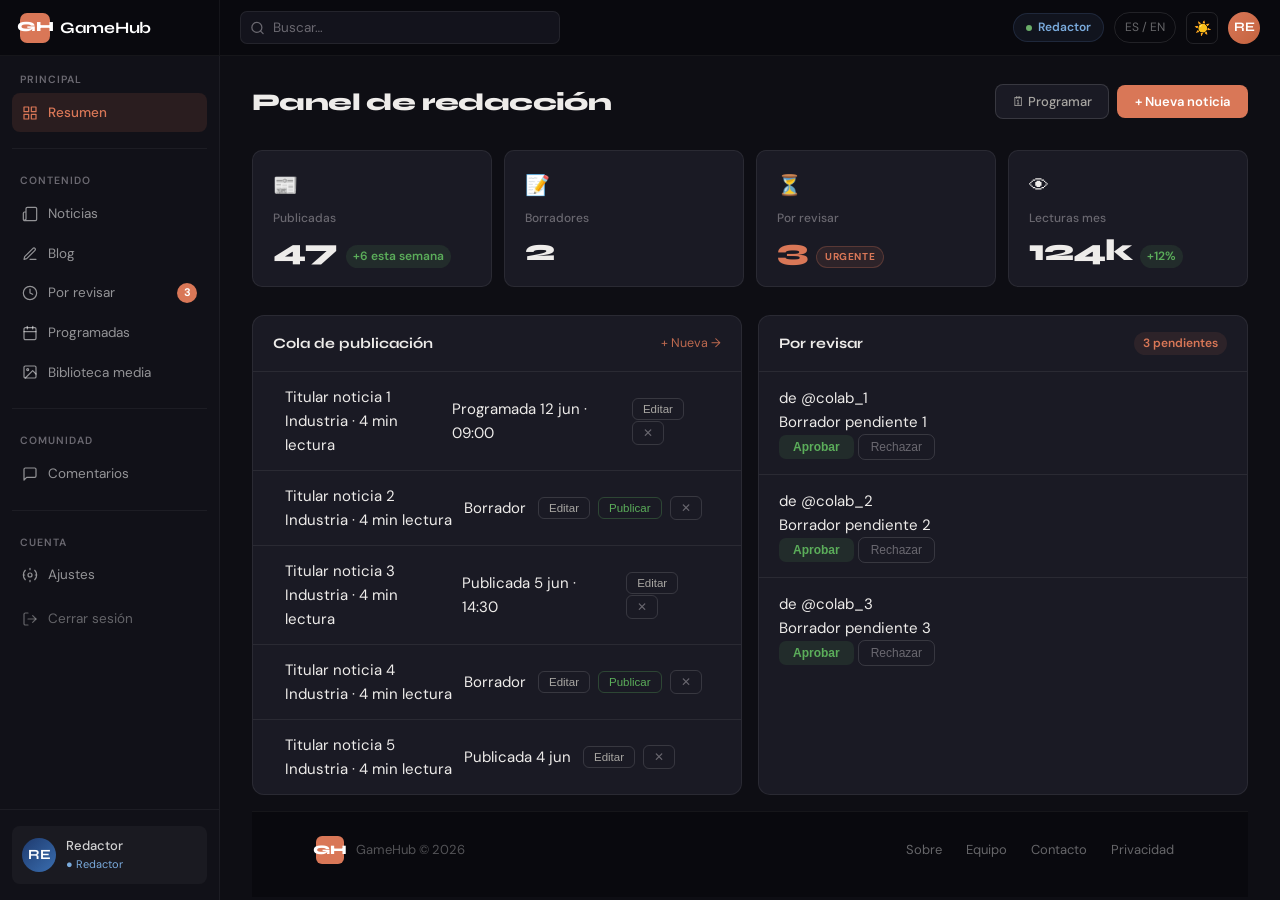
<file: frontend/dashboard-redactor.html>
<!DOCTYPE html>
<html lang="es" data-theme="dark">
<head>
  <meta charset="UTF-8">
  <meta name="viewport" content="width=device-width, initial-scale=1.0">
  <title>Dashboard · Redactor — GameHub</title>
  <link rel="preconnect" href="https://fonts.googleapis.com">
  <link rel="preconnect" href="https://fonts.gstatic.com" crossorigin>
  <link href="https://fonts.googleapis.com/css2?family=Syne:wght@400;600;700;800&family=DM+Sans:ital,opsz,wght@0,9..40,300;0,9..40,400;0,9..40,500;1,9..40,300&display=swap" rel="stylesheet">
  <link rel="stylesheet" href="css/base.css">
  <link rel="stylesheet" href="css/dashboard.css">
  <link rel="stylesheet" href="css/dashboard-redactor.css">
  <link rel="icon" href="data:image/svg+xml,<svg xmlns='http://www.w3.org/2000/svg' viewBox='0 0 32 32'><rect width='32' height='32' rx='7' fill='%23D97757'/><text x='50%25' y='50%25' dominant-baseline='central' text-anchor='middle' font-family='sans-serif' font-weight='900' font-size='18' fill='white'>GH</text></svg>">
</head>
<body>

  <!-- TOP BAR -->
  <header class="topbar">
    <div class="topbar-logo">
      <a href="index.html" class="topbar-logo-link">
        <div class="logo-icon">GH</div>
        <span class="logo-text">GameHub</span>
      </a>
    </div>
    <div class="topbar-center">
      <div class="topbar-search">
        <svg viewBox="0 0 24 24"><circle cx="11" cy="11" r="8"/><line x1="21" y1="21" x2="16.65" y2="16.65"/></svg>
        <input type="search" placeholder="Buscar…" autocomplete="off">
      </div>
    </div>
    <div class="topbar-right">
      <div class="role-badge editor"><span class="role-dot"></span><span data-i18n="dash.role.redactor">Redactor</span></div>
      <span class="topbar-lang" data-i18n="nav.lang">ES / EN</span>
      <button class="theme-toggle" id="themeToggle">☀️</button>
      <div class="user-avatar">RE</div>
    </div>
  </header>

  <div class="app-shell">

    <!-- SIDEBAR -->
    <nav class="sidebar">
      <div class="sidebar-section">
        <span class="sidebar-section-label" data-i18n="dash.nav.principal">Principal</span>
        <div class="nav-item active" data-panel="resumen" onclick="setActive(this)">
          <svg viewBox="0 0 24 24"><rect x="3" y="3" width="7" height="7"/><rect x="14" y="3" width="7" height="7"/><rect x="3" y="14" width="7" height="7"/><rect x="14" y="14" width="7" height="7"/></svg>
          <span data-i18n="dash.nav.resumen">Resumen</span>
        </div>
      </div>

      <div class="sidebar-divider"></div>

      <div class="sidebar-section">
        <span class="sidebar-section-label" data-i18n="dash.nav.contenido">Contenido</span>
        <div class="nav-item" data-panel="noticias" onclick="setActive(this)">
          <svg viewBox="0 0 24 24"><path d="M4 22h16a2 2 0 0 0 2-2V4a2 2 0 0 0-2-2H8a2 2 0 0 0-2 2v16a2 2 0 0 0-2 2zm0 0a2 2 0 0 1-2-2v-9c0-1.1.9-2 2-2h2"/></svg>
          <span data-i18n="nav.noticias">Noticias</span>
        </div>
        <div class="nav-item" data-panel="blog" onclick="setActive(this)">
          <svg viewBox="0 0 24 24"><path d="M12 20h9"/><path d="M16.5 3.5a2.121 2.121 0 0 1 3 3L7 19l-4 1 1-4L16.5 3.5z"/></svg>
          <span data-i18n="nav.blog">Posts blog</span>
        </div>
        <div class="nav-item" data-panel="revision" onclick="setActive(this)">
          <svg viewBox="0 0 24 24"><circle cx="12" cy="12" r="10"/><polyline points="12 6 12 12 16 14"/></svg>
          <span data-i18n="dash.red.por_revisar">Por revisar</span>
          <span class="nav-badge urgent" id="badgeRevision">3</span>
        </div>
        <div class="nav-item" data-panel="programadas" onclick="setActive(this)">
          <svg viewBox="0 0 24 24"><rect x="3" y="4" width="18" height="18" rx="2"/><line x1="16" y1="2" x2="16" y2="6"/><line x1="8" y1="2" x2="8" y2="6"/><line x1="3" y1="10" x2="21" y2="10"/></svg>
          <span data-i18n="dash.red.programadas">Programadas</span>
        </div>
        <div class="nav-item" data-panel="media" onclick="setActive(this)">
          <svg viewBox="0 0 24 24"><rect x="3" y="3" width="18" height="18" rx="2"/><circle cx="8.5" cy="8.5" r="1.5"/><path d="M21 15l-5-5L5 21"/></svg>
          <span data-i18n="dash.red.media">Biblioteca media</span>
        </div>
      </div>

      <div class="sidebar-divider"></div>

      <div class="sidebar-section">
        <span class="sidebar-section-label" data-i18n="dash.red.comunidad">Comunidad</span>
        <div class="nav-item" data-panel="comentarios" onclick="setActive(this)">
          <svg viewBox="0 0 24 24"><path d="M21 15a2 2 0 0 1-2 2H7l-4 4V5a2 2 0 0 1 2-2h14a2 2 0 0 1 2 2z"/></svg>
          <span data-i18n="dash.admin.comentarios">Comentarios</span>
        </div>
      </div>

      <div class="sidebar-divider"></div>

      <div class="sidebar-section">
        <span class="sidebar-section-label" data-i18n="dash.nav.cuenta">Cuenta</span>
        <div class="nav-item" data-panel="ajustes" onclick="setActive(this)">
          <svg viewBox="0 0 24 24"><circle cx="12" cy="12" r="3"/><path d="M19.07 4.93a10 10 0 0 1 0 14.14M4.93 4.93a10 10 0 0 0 0 14.14M12 2v2M12 20v2M2 12h2M20 12h2"/></svg>
          <span data-i18n="dash.nav.ajustes">Ajustes</span>
        </div>
        <div class="nav-item logout" data-action="logout">
          <svg viewBox="0 0 24 24"><path d="M9 21H5a2 2 0 0 1-2-2V5a2 2 0 0 1 2-2h4"/><polyline points="16 17 21 12 16 7"/><line x1="21" y1="12" x2="9" y2="12"/></svg>
          <span data-i18n="dash.nav.logout">Cerrar sesión</span>
        </div>
      </div>

      <div class="sidebar-user">
        <div class="sidebar-user-card">
          <div class="sidebar-avatar editor">RE</div>
          <div style="min-width:0">
            <div class="sidebar-user-name">Redactor</div>
            <div class="sidebar-user-role editor">● <span data-i18n="dash.role.redactor">Redactor</span></div>
          </div>
        </div>
      </div>
    </nav>

    <!-- MAIN -->
    <main class="main">

    <!-- ── PANEL: RESUMEN ─────────────────────────────── -->
    <div class="panel" id="panel-resumen">
      <div class="page-header">
        <div>
          <h1 class="page-title" data-i18n="dash.red.panel_title">Panel de <em>redacción</em></h1>
        </div>
        <div class="page-actions">
          <button class="btn-schedule" onclick="openModal(null,'schedule')" data-i18n="dash.red.schedule">🗓 Programar</button>
          <button class="btn-new" onclick="openModal(null,'new')" data-i18n="dash.red.new_news">+ Nueva noticia</button>
        </div>
      </div>

      <div class="kpi-grid">
        <div class="kpi-card">
          <div class="kpi-icon">📰</div>
          <div class="kpi-label" data-i18n="dash.red.kpi.publicadas">Publicadas</div>
          <div class="kpi-value-row">
            <div class="kpi-value" id="kpiPublicadas">48</div>
            <span class="kpi-delta">+6 <span data-i18n="dash.colab.esta_semana">esta sem</span></span>
          </div>
        </div>
        <div class="kpi-card">
          <div class="kpi-icon">📝</div>
          <div class="kpi-label" data-i18n="dash.colab.borradores">Borradores</div>
          <div class="kpi-value-row"><div class="kpi-value" id="kpiBorradores">0</div></div>
        </div>
        <div class="kpi-card">
          <div class="kpi-icon">⏳</div>
          <div class="kpi-label" data-i18n="dash.red.por_revisar">Por revisar</div>
          <div class="kpi-value-row">
            <div class="kpi-value kpi-urgent" id="kpiRevision">0</div>
            <span class="kpi-urgent-badge" data-i18n="dash.red.urgente">urgente</span>
          </div>
        </div>
        <div class="kpi-card">
          <div class="kpi-icon">👁</div>
          <div class="kpi-label" data-i18n="dash.red.kpi.lecturas">Lecturas mes</div>
          <div class="kpi-value-row">
            <div class="kpi-value">124k</div>
            <span class="kpi-delta green">+12%</span>
          </div>
        </div>
      </div>

      <div class="two-col">
        <div class="widget">
          <div class="widget-header">
            <span class="widget-title" data-i18n="dash.red.cola">Cola de publicación</span>
            <span class="widget-action" onclick="openModal(null,'new')">+ <span data-i18n="dash.red.nueva">Nueva</span> →</span>
          </div>
          <div class="queue-list" id="queueList"></div>
        </div>

        <div class="widget">
          <div class="widget-header">
            <span class="widget-title" data-i18n="dash.red.por_revisar">Por revisar <span class="review-subtitle" data-i18n="dash.red.colaboradores">(colaboradores)</span></span>
            <span class="review-count" id="reviewCount"></span>
          </div>
          <div class="review-list" id="reviewList"></div>
          <div class="review-empty" id="reviewEmpty" style="display:none">
            <div style="font-size:28px;margin-bottom:8px">✅</div>
            <span data-i18n="dash.red.todo_revisado">Todo revisado</span>
          </div>
        </div>
      </div>
    </div>

    <!-- ── PANELS: PLACEHOLDER ────────────────────────── -->
    <div class="panel" id="panel-noticias" style="display:none">
      <div class="page-header"><h1 class="page-title" data-i18n="nav.noticias">Noticias</h1></div>
      <div class="panel-placeholder"><div class="placeholder-icon">📰</div><p data-i18n="dash.coming_soon">Sección en desarrollo</p></div>
    </div>
    <div class="panel" id="panel-blog" style="display:none">
      <div class="page-header"><h1 class="page-title" data-i18n="nav.blog">Posts <em>blog</em></h1></div>
      <div class="panel-placeholder"><div class="placeholder-icon">✍️</div><p data-i18n="dash.coming_soon">Sección en desarrollo</p></div>
    </div>
    <div class="panel" id="panel-revision" style="display:none">
      <div class="page-header"><h1 class="page-title" data-i18n="dash.red.por_revisar">Por <em>revisar</em></h1></div>
      <div class="panel-placeholder"><div class="placeholder-icon">⏳</div><p data-i18n="dash.coming_soon">Sección en desarrollo</p></div>
    </div>
    <div class="panel" id="panel-programadas" style="display:none">
      <div class="page-header"><h1 class="page-title" data-i18n="dash.red.programadas">Programadas</h1></div>
      <div class="panel-placeholder"><div class="placeholder-icon">📅</div><p data-i18n="dash.coming_soon">Sección en desarrollo</p></div>
    </div>
    <div class="panel" id="panel-media" style="display:none">
      <div class="page-header"><h1 class="page-title" data-i18n="dash.red.media">Biblioteca <em>media</em></h1></div>
      <div class="panel-placeholder"><div class="placeholder-icon">🖼️</div><p data-i18n="dash.coming_soon">Sección en desarrollo</p></div>
    </div>
    <div class="panel" id="panel-comentarios" style="display:none">
      <div class="page-header"><h1 class="page-title" data-i18n="dash.admin.comentarios">Comentarios</h1></div>
      <div class="panel-placeholder"><div class="placeholder-icon">💬</div><p data-i18n="dash.coming_soon">Sección en desarrollo</p></div>
    </div>
    <div class="panel" id="panel-ajustes" style="display:none">
      <div class="page-header"><h1 class="page-title" data-i18n="dash.nav.ajustes">Ajustes</h1></div>
      <div class="panel-placeholder"><div class="placeholder-icon">⚙️</div><p data-i18n="dash.coming_soon">Sección en desarrollo</p></div>
    </div>

    </main>
  </div>

  <div class="modal-overlay" id="modalOverlay" onclick="closeModal()"></div>
  <div class="modal" id="modal">
    <div class="modal-header">
      <span class="modal-title" id="modalTitle" data-i18n="dash.red.modal.title">Nueva noticia</span>
      <button class="modal-close" onclick="closeModal()">✕</button>
    </div>
    <div class="modal-body">
      <div class="form-group">
        <label class="form-label" data-i18n="dash.red.modal.headline">Titular</label>
        <input class="form-input" id="mTitle" type="text" data-i18n-placeholder="dash.red.modal.headline_ph" placeholder="Titular de la noticia">
      </div>
      <div class="form-row-2">
        <div class="form-group">
          <label class="form-label" data-i18n="dash.colab.th.categoria">Categoría</label>
          <select class="form-input" id="mCat">
            <option>Industria</option>
            <option>Tech</option>
            <option>Reseñas</option>
            <option>eSports</option>
          </select>
        </div>
        <div class="form-group">
          <label class="form-label" data-i18n="dash.red.modal.readtime">Lectura estimada</label>
          <select class="form-input" id="mRead">
            <option>2 min lectura</option>
            <option>4 min lectura</option>
            <option>6 min lectura</option>
            <option>8 min lectura</option>
          </select>
        </div>
      </div>
      <div class="form-group" id="scheduleGroup" style="display:none">
        <label class="form-label" data-i18n="dash.red.modal.schedule_date">Fecha y hora de publicación</label>
        <input class="form-input" id="mSchedule" type="datetime-local">
      </div>
      <div class="form-group">
        <label class="form-label" data-i18n="dash.red.modal.content">Resumen / cuerpo</label>
        <textarea class="form-input form-textarea" id="mContent" data-i18n-placeholder="dash.red.modal.content_ph" placeholder="Escribe aquí el contenido…" rows="4"></textarea>
      </div>
    </div>
    <div class="modal-footer">
      <button class="btn-modal-draft" onclick="saveArticle('Borrador')" data-i18n="dash.colab.modal.draft">Guardar borrador</button>
      <div style="display:flex;gap:8px">
        <button class="btn-modal-cancel" onclick="closeModal()" data-i18n="dash.admin.modal.cancel">Cancelar</button>
        <button class="btn-modal-schedule" id="btnSchedule" onclick="saveArticle('Programada')" style="display:none" data-i18n="dash.red.schedule">Programar</button>
        <button class="btn-modal-publish" id="btnPublish" onclick="saveArticle('Publicada')" data-i18n="dash.red.publish_now">Publicar ahora</button>
      </div>
    </div>
  </div>

  <!-- ── TOAST ──────────────────────────────────────── -->
  <div class="toast" id="toast"></div>

  <script src="js/i18n.js" defer></script>
  <script src="js/base.js" defer></script>
  <script src="js/dashboard-redactor.js" defer></script>
  <script src="js/modals.js" defer></script>
</body>
</html>
</file>
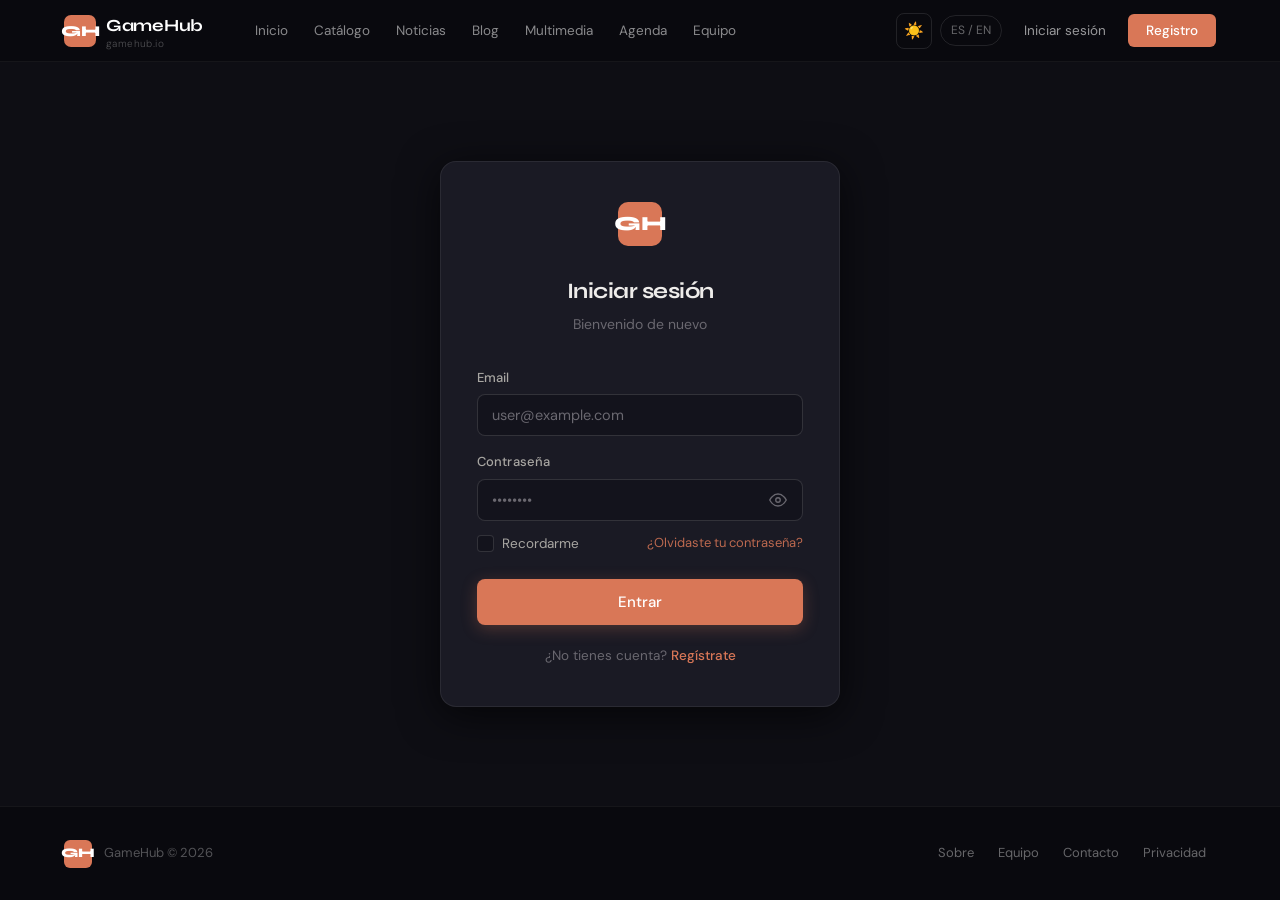
<file: frontend/login.html>
<!DOCTYPE html>
<html lang="es" data-theme="dark" data-page="login">
<head>
  <meta charset="UTF-8">
  <meta name="viewport" content="width=device-width, initial-scale=1.0">
  <title>Iniciar sesión — GameHub</title>
  <link rel="preconnect" href="https://fonts.googleapis.com">
  <link rel="preconnect" href="https://fonts.gstatic.com" crossorigin>
  <link href="https://fonts.googleapis.com/css2?family=Syne:wght@400;600;700;800&family=DM+Sans:ital,opsz,wght@0,9..40,300;0,9..40,400;0,9..40,500;1,9..40,300&display=swap" rel="stylesheet">
  <link rel="stylesheet" href="css/base.css">
  <link rel="stylesheet" href="css/login.css">
  <link rel="icon" href="data:image/svg+xml,<svg xmlns='http://www.w3.org/2000/svg' viewBox='0 0 32 32'><rect width='32' height='32' rx='7' fill='%23D97757'/><text x='50%25' y='50%25' dominant-baseline='central' text-anchor='middle' font-family='sans-serif' font-weight='900' font-size='18' fill='white'>GH</text></svg>">
</head>
<body>

  <!-- NAVBAR -->
  <nav class="navbar">
    <a href="index.html" class="nav-logo">
      <div class="nav-logo-icon">GH</div>
      <div>
        <div class="nav-logo-text">GameHub</div>
        <small>gamehub.io</small>
      </div>
    </a>
    <div class="nav-links">
      <a href="index.html" data-i18n="nav.inicio">Inicio</a>
      <a href="catalogo.html" data-i18n="nav.catalogo">Catálogo</a>
      <a href="noticias.html" data-i18n="nav.noticias">Noticias</a>
      <a href="blog.html" data-i18n="nav.blog">Blog</a>
      <a href="multimedia.html" data-i18n="nav.multimedia">Multimedia</a>
      <a href="agenda.html" data-i18n="nav.agenda">Agenda</a>
      <a href="#" class="open-equipo" data-i18n="nav.equipo">Equipo</a>
    </div>
    <div class="nav-right">
      <button class="theme-toggle" id="themeToggle" title="Cambiar tema">☀️</button>
      <span class="nav-lang" data-i18n="nav.lang">ES / EN</span>
      <button class="btn-ghost" onclick="window.location='login.html'" data-i18n="nav.login">Iniciar sesión</button>
      <button class="btn-primary" onclick="window.location='register.html'" data-i18n="nav.registro">Registro</button>
      <button class="nav-hamburger" id="hamburger" aria-label="Menú">
        <span></span><span></span><span></span>
      </button>
    </div>
  </nav>

  <!-- PAGE BODY -->
  <main class="page-body">
    <div class="login-card" id="loginCard">

      <!-- Logo -->
      <div class="card-logo">
        <div class="card-logo-icon">GH</div>
      </div>

      <!-- Heading -->
      <h1 class="card-title" data-i18n="login.title">Iniciar sesión</h1>
      <p class="card-subtitle" data-i18n="login.subtitle">Bienvenido de nuevo</p>

      <!-- Error alert -->
      <div class="alert alert-error" id="alertError" role="alert">
        <svg class="alert-icon" viewBox="0 0 24 24"><circle cx="12" cy="12" r="10"/><line x1="12" y1="8" x2="12" y2="12"/><line x1="12" y1="16" x2="12.01" y2="16"/></svg>
        <span id="alertText" data-i18n="login.error.credenciales">Email o contraseña incorrectos.</span>
      </div>

      <!-- Lockout box (hidden until 5 fails) -->
      <div class="lockout-box" id="lockoutBox">
        <div class="lockout-icon">🔒</div>
        <div class="lockout-title" data-i18n="login.lockout.title">Cuenta bloqueada temporalmente</div>
        <div class="lockout-text" data-i18n="login.lockout.text">Has superado el límite de 5 intentos fallidos.<br>Podrás volver a intentarlo en:</div>
        <div class="lockout-timer" id="lockoutTimer">5:00</div>
      </div>

      <!-- FORM -->
      <form id="loginForm" novalidate>

        <!-- Email -->
        <div class="form-group">
          <label class="form-label" for="email" data-i18n="login.email.label">Email</label>
          <div class="input-wrap">
            <input
              class="form-input"
              type="email"
              id="email"
              name="email"
              placeholder="user@example.com"
              data-i18n-placeholder="login.email.placeholder"
              autocomplete="email"
              required
            >
          </div>
        </div>

        <!-- Password -->
        <div class="form-group">
          <label class="form-label" for="password" data-i18n="login.pass.label">Contraseña</label>
          <div class="input-wrap">
            <input
              class="form-input has-toggle"
              type="password"
              id="password"
              name="password"
              placeholder="••••••••"
              data-i18n-placeholder="login.pass.placeholder"
              autocomplete="current-password"
              required
            >
            <button type="button" class="toggle-pass" id="togglePass" aria-label="Mostrar contraseña">
              <svg id="eyeShow" viewBox="0 0 24 24"><path d="M1 12s4-8 11-8 11 8 11 8-4 8-11 8-11-8-11-8z"/><circle cx="12" cy="12" r="3"/></svg>
              <svg id="eyeHide" viewBox="0 0 24 24" style="display:none"><path d="M17.94 17.94A10.07 10.07 0 0 1 12 20c-7 0-11-8-11-8a18.45 18.45 0 0 1 5.06-5.94M9.9 4.24A9.12 9.12 0 0 1 12 4c7 0 11 8 11 8a18.5 18.5 0 0 1-2.16 3.19m-6.72-1.07a3 3 0 1 1-4.24-4.24"/><line x1="1" y1="1" x2="23" y2="23"/></svg>
            </button>
          </div>
        </div>

        <!-- Remember + Forgot -->
        <div class="form-row">
          <label class="checkbox-label">
            <input type="checkbox" id="remember" name="remember">
            <span class="checkbox-box">
              <svg viewBox="0 0 12 10"><polyline points="1 5 4.5 8.5 11 1"/></svg>
            </span>
            <span data-i18n="login.remember">Recordarme</span>
          </label>
          <a href="#" class="forgot-link" data-i18n="login.forgot">¿Olvidaste tu contraseña?</a>
        </div>

        <!-- Attempt counter (shows after 1st fail) -->
        <div class="attempt-info" id="attemptInfo"></div>

        <!-- Submit -->
        <button type="submit" class="btn-submit" id="btnSubmit" data-i18n="login.submit">Entrar</button>

      </form>

      <!-- Register link -->
      <p class="register-link">
        <span data-i18n="login.no_cuenta">¿No tienes cuenta?</span> <a href="register.html" data-i18n="login.registrate">Regístrate</a>
      </p>

    </div>
  </main>
    <footer>
    <div class="footer-left">
      <div class="footer-logo">GH</div>
      <span class="footer-copy" data-i18n="footer.copy">GameHub © 2026</span>
    </div>
    <div class="footer-links">
      <a href="#" data-i18n="footer.sobre">Sobre</a>
      <a href="#" data-i18n="footer.equipo">Equipo</a>
      <a href="#" data-i18n="footer.contacto">Contacto</a>
      <a href="#" data-i18n="footer.privacidad">Privacidad</a>
    </div>
  </footer>
  <script src="js/i18n.js" defer></script>
  <script src="js/base.js" defer></script>
  <script src="js/login.js" defer></script>
  <script src="js/modals.js" defer></script>
</body>
</html>
</file>
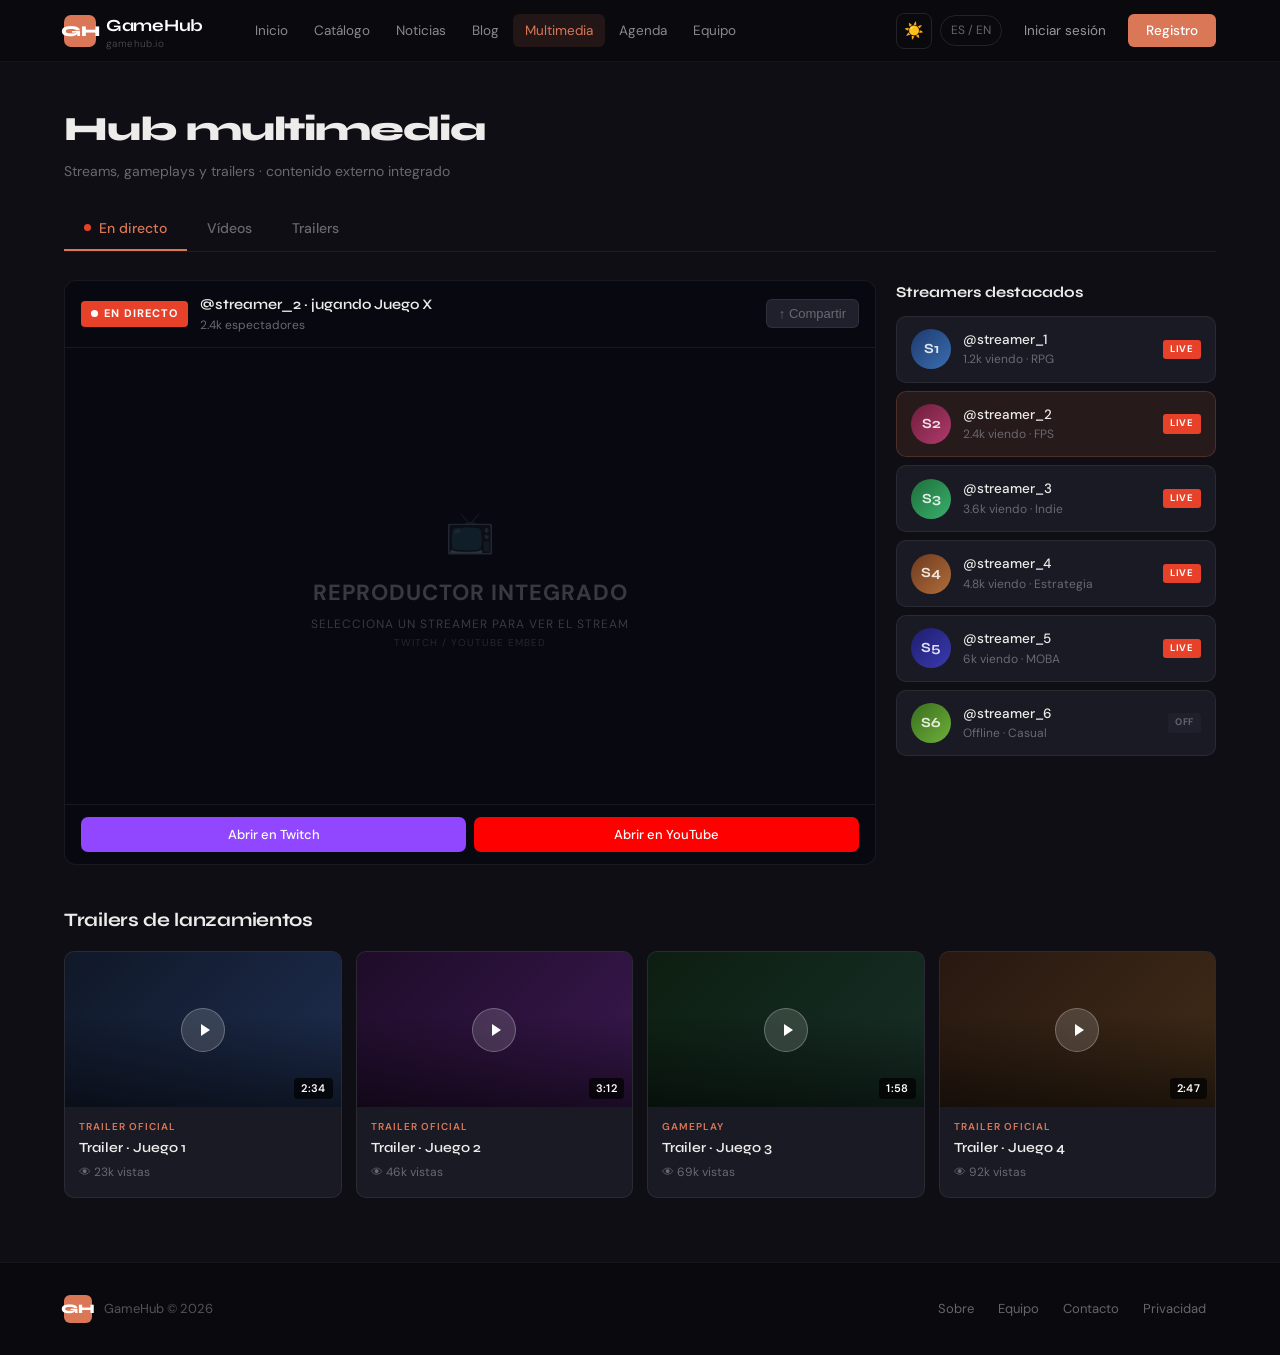
<file: frontend/multimedia.html>
<!DOCTYPE html>
<html lang="es" data-theme="dark" data-page="multimedia">
<head>
  <meta charset="UTF-8">
  <meta name="viewport" content="width=device-width, initial-scale=1.0">
  <title>Multimedia — GameHub</title>
  <link rel="preconnect" href="https://fonts.googleapis.com">
  <link rel="preconnect" href="https://fonts.gstatic.com" crossorigin>
  <link href="https://fonts.googleapis.com/css2?family=Syne:wght@400;600;700;800&family=DM+Sans:ital,opsz,wght@0,9..40,300;0,9..40,400;0,9..40,500;1,9..40,300&display=swap" rel="stylesheet">
  <link rel="stylesheet" href="css/base.css">
  <link rel="stylesheet" href="css/multimedia.css">
  <link rel="icon" href="data:image/svg+xml,<svg xmlns='http://www.w3.org/2000/svg' viewBox='0 0 32 32'><rect width='32' height='32' rx='7' fill='%23D97757'/><text x='50%25' y='50%25' dominant-baseline='central' text-anchor='middle' font-family='sans-serif' font-weight='900' font-size='18' fill='white'>GH</text></svg>">
</head>
<body>

  <!-- NAVBAR -->
  <nav class="navbar">
    <a href="index.html" class="nav-logo">
      <div class="nav-logo-icon">GH</div>
      <div><div class="nav-logo-text">GameHub</div><small>gamehub.io</small></div>
    </a>
    <div class="nav-links">
      <a href="index.html" data-i18n="nav.inicio">Inicio</a>
      <a href="catalogo.html" data-i18n="nav.catalogo">Catálogo</a>
      <a href="noticias.html" data-i18n="nav.noticias">Noticias</a>
      <a href="blog.html" data-i18n="nav.blog">Blog</a>
      <a href="multimedia.html" class="active" data-i18n="nav.multimedia">Multimedia</a>
      <a href="agenda.html" data-i18n="nav.agenda">Agenda</a>
      <a href="#" class="open-equipo" data-i18n="nav.equipo">Equipo</a>
    </div>
    <div class="nav-right">
      <button class="theme-toggle" id="themeToggle">☀️</button>
      <span class="nav-lang" data-i18n="nav.lang">ES / EN</span>
      <button class="btn-ghost" onclick="location.href='login.html'" data-i18n="nav.login">Iniciar sesión</button>
      <button class="btn-primary" onclick="location.href='register.html'" data-i18n="nav.registro">Registro</button>
      <button class="nav-hamburger" id="hamburger" aria-label="Menú"><span></span><span></span><span></span></button>
    </div>
  </nav>

  <!-- MOBILE DRAWER -->
  <div class="drawer-overlay" id="drawerOverlay"></div>
  <div class="drawer" id="drawer">
    <div class="drawer-header">
      <div class="drawer-logo">
        <div class="drawer-logo-icon">GH</div>
        <span class="drawer-logo-text">GameHub</span>
      </div>
      <button class="drawer-close" id="drawerClose">✕</button>
    </div>
    <nav class="drawer-nav">
      <a href="index.html"><svg viewBox="0 0 24 24"><path d="M3 9l9-7 9 7v11a2 2 0 0 1-2 2H5a2 2 0 0 1-2-2z"/><polyline points="9 22 9 12 15 12 15 22"/></svg><span data-i18n="nav.inicio">Inicio</span></a>
      <a href="catalogo.html"><svg viewBox="0 0 24 24"><rect x="2" y="3" width="20" height="14" rx="2"/><line x1="8" y1="21" x2="16" y2="21"/><line x1="12" y1="17" x2="12" y2="21"/></svg><span data-i18n="nav.catalogo">Catálogo</span></a>
      <a href="noticias.html"><svg viewBox="0 0 24 24"><path d="M4 22h16a2 2 0 0 0 2-2V4a2 2 0 0 0-2-2H8a2 2 0 0 0-2 2v16a2 2 0 0 0-2 2zm0 0a2 2 0 0 1-2-2v-9c0-1.1.9-2 2-2h2"/><path d="M18 14h-8M15 18h-5M10 6h8v4h-8z"/></svg><span data-i18n="nav.noticias">Noticias</span></a>
      <a href="blog.html"><svg viewBox="0 0 24 24"><path d="M12 20h9"/><path d="M16.5 3.5a2.121 2.121 0 0 1 3 3L7 19l-4 1 1-4L16.5 3.5z"/></svg><span data-i18n="nav.blog">Blog</span></a>
      <a href="multimedia.html" class="active"><svg viewBox="0 0 24 24"><circle cx="12" cy="12" r="2"/><path d="M16.24 7.76a6 6 0 0 1 0 8.49m-8.48-.01a6 6 0 0 1 0-8.49m11.31-2.82a10 10 0 0 1 0 14.14m-14.14 0a10 10 0 0 1 0-14.14"/></svg><span data-i18n="nav.multimedia">Multimedia</span></a>
      <a href="agenda.html"><svg viewBox="0 0 24 24"><rect x="3" y="4" width="18" height="18" rx="2"/><line x1="16" y1="2" x2="16" y2="6"/><line x1="8" y1="2" x2="8" y2="6"/><line x1="3" y1="10" x2="21" y2="10"/></svg><span data-i18n="nav.agenda">Agenda</span></a>
      <a href="#" class="open-equipo"><svg viewBox="0 0 24 24"><path d="M17 21v-2a4 4 0 0 0-4-4H5a4 4 0 0 0-4 4v2"/><circle cx="9" cy="7" r="4"/><path d="M23 21v-2a4 4 0 0 0-3-3.87"/><path d="M16 3.13a4 4 0 0 1 0 7.75"/></svg><span data-i18n="nav.equipo">Equipo</span></a>
    </nav>
    <div class="drawer-footer">
      <div class="drawer-lang" data-i18n="nav.lang">ES / EN</div>
      <button class="drawer-btn-ghost" onclick="location.href='login.html'" data-i18n="drawer.login">Iniciar sesión</button>
      <button class="drawer-btn-primary" onclick="location.href='register.html'" data-i18n="drawer.registro">Crear cuenta</button>
    </div>
  </div>

  <!-- PAGE HEADER -->
  <div class="page-header">
    <h1 class="page-title" data-i18n="multimedia.title">Hub <em>multimedia</em></h1>
    <p class="page-subtitle" data-i18n="multimedia.subtitle">Streams, gameplays y trailers · contenido externo integrado</p>

    <!-- TABS -->
    <div class="tabs" id="tabs">
      <button class="tab-btn active" data-tab="live">
        <span class="live-dot-tab"></span> <span data-i18n="multimedia.tab.live">En directo</span>
      </button>
      <button class="tab-btn" data-tab="videos" data-i18n="multimedia.tab.videos">Vídeos</button>
      <button class="tab-btn" data-tab="trailers" data-i18n="multimedia.tab.trailers">Trailers</button>
    </div>
  </div>

  <!-- CONTENT -->
  <div class="content">

    <!-- EN DIRECTO -->
    <div class="tab-panel active" id="panel-live">

      <div class="live-layout">

        <div>
          <div class="player-wrap">
            <div class="player-header">
              <div class="player-live-badge">
                <span style="width:7px;height:7px;background:#fff;border-radius:50%;animation:pulse 1.4s infinite"></span>
                <span data-i18n="multimedia.player.live">EN DIRECTO</span>
              </div>
              <div class="player-info">
                <div class="player-name" id="playerName">@streamer_2 · jugando Juego X</div>
                <div class="player-viewers" id="playerViewers">2.4k <span data-i18n="multimedia.espectadores">espectadores</span></div>
              </div>
              <button class="share-btn" data-i18n="multimedia.player.share">↑ Compartir</button>
            </div>

            <div class="player-embed" id="playerEmbed">
              <div class="player-embed-icon">📺</div>
              <div class="player-embed-label">
                <strong data-i18n="multimedia.player.label">Reproductor integrado</strong>
                <span data-i18n="multimedia.player.hint">Selecciona un streamer para ver el stream</span><br>
                <small style="opacity:.6">Twitch / YouTube embed</small>
              </div>
            </div>

            <div class="platform-btns">
              <button class="platform-btn twitch" onclick="loadEmbed('twitch','streamer2')" data-i18n="multimedia.player.twitch">
                <svg width="14" height="14" viewBox="0 0 24 24" fill="currentColor"><path d="M11.571 4.714h1.715v5.143H11.57zm4.715 0H18v5.143h-1.714zM6 0L1.714 4.286v15.428h5.143V24l4.286-4.286h3.428L22.286 12V0zm14.571 11.143l-3.428 3.428h-3.429l-3 3v-3H6.857V1.714h13.714z"/></svg>
                Abrir en Twitch
              </button>
              <button class="platform-btn youtube" onclick="loadEmbed('youtube','dQw4w9WgXcQ')" data-i18n="multimedia.player.youtube">
                <svg width="14" height="14" viewBox="0 0 24 24" fill="currentColor"><path d="M23.495 6.205a3.007 3.007 0 0 0-2.088-2.088c-1.87-.501-9.396-.501-9.396-.501s-7.507-.01-9.396.501A3.007 3.007 0 0 0 .527 6.205a31.247 31.247 0 0 0-.522 5.805 31.247 31.247 0 0 0 .522 5.783 3.007 3.007 0 0 0 2.088 2.088c1.868.502 9.396.502 9.396.502s7.506 0 9.396-.502a3.007 3.007 0 0 0 2.088-2.088 31.247 31.247 0 0 0 .5-5.783 31.247 31.247 0 0 0-.5-5.805zM9.609 15.601V8.408l6.264 3.602z"/></svg>
                Abrir en YouTube
              </button>
            </div>
          </div>
        </div>

        <!-- Streamers panel -->
        <div class="streamers-panel">
          <div class="streamers-title" data-i18n="multimedia.streamers.title">Streamers destacados</div>
          <div class="streamer-card" onclick="selectStreamer(this,'@streamer_1','1.2k viendo · RPG','S1')">
            <div class="streamer-avatar"><div class="streamer-avatar-bg av1"></div><div class="streamer-avatar-initials">S1</div></div>
            <div class="streamer-info"><div class="streamer-name">@streamer_1</div><div class="streamer-meta">1.2k viendo · RPG</div></div>
            <span class="live-badge-sm">LIVE</span>
          </div>
          <div class="streamer-card featured" onclick="selectStreamer(this,'@streamer_2','2.4k viendo · FPS','S2')">
            <div class="streamer-avatar"><div class="streamer-avatar-bg av2"></div><div class="streamer-avatar-initials">S2</div></div>
            <div class="streamer-info"><div class="streamer-name">@streamer_2</div><div class="streamer-meta">2.4k viendo · FPS</div></div>
            <span class="live-badge-sm">LIVE</span>
          </div>
          <div class="streamer-card" onclick="selectStreamer(this,'@streamer_3','3.6k viendo · Indie','S3')">
            <div class="streamer-avatar"><div class="streamer-avatar-bg av3"></div><div class="streamer-avatar-initials">S3</div></div>
            <div class="streamer-info"><div class="streamer-name">@streamer_3</div><div class="streamer-meta">3.6k viendo · Indie</div></div>
            <span class="live-badge-sm">LIVE</span>
          </div>
          <div class="streamer-card" onclick="selectStreamer(this,'@streamer_4','4.8k viendo · Estrategia','S4')">
            <div class="streamer-avatar"><div class="streamer-avatar-bg av4"></div><div class="streamer-avatar-initials">S4</div></div>
            <div class="streamer-info"><div class="streamer-name">@streamer_4</div><div class="streamer-meta">4.8k viendo · Estrategia</div></div>
            <span class="live-badge-sm">LIVE</span>
          </div>
          <div class="streamer-card" onclick="selectStreamer(this,'@streamer_5','6k viendo · MOBA','S5')">
            <div class="streamer-avatar"><div class="streamer-avatar-bg av5"></div><div class="streamer-avatar-initials">S5</div></div>
            <div class="streamer-info"><div class="streamer-name">@streamer_5</div><div class="streamer-meta">6k viendo · MOBA</div></div>
            <span class="live-badge-sm">LIVE</span>
          </div>
          <div class="streamer-card" onclick="selectStreamer(this,'@streamer_6','Offline · Casual','S6')">
            <div class="streamer-avatar"><div class="streamer-avatar-bg av6"></div><div class="streamer-avatar-initials">S6</div></div>
            <div class="streamer-info"><div class="streamer-name">@streamer_6</div><div class="streamer-meta"><span data-i18n="multimedia.offline">Offline</span> · Casual</div></div>
            <span class="offline-badge">OFF</span>
          </div>
        </div>
      </div>

      <h2 class="trailers-section-title" data-i18n="multimedia.trailers.title">Trailers de <em>lanzamientos</em></h2>
      <div class="trailers-grid">
        <div class="trailer-card"><div class="trailer-thumb"><div class="trailer-thumb-bg tt1"></div><div class="play-btn"><div class="play-circle"><svg viewBox="0 0 16 16"><polygon points="5,2 14,8 5,14"/></svg></div></div><span class="duration-badge">2:34</span></div><div class="trailer-body"><div class="trailer-tag" data-i18n="multimedia.tag.trailer">Trailer oficial</div><div class="trailer-title">Trailer · Juego 1</div><div class="trailer-views">👁 23k <span data-i18n="multimedia.vistas">vistas</span></div></div></div>
        <div class="trailer-card"><div class="trailer-thumb"><div class="trailer-thumb-bg tt2"></div><div class="play-btn"><div class="play-circle"><svg viewBox="0 0 16 16"><polygon points="5,2 14,8 5,14"/></svg></div></div><span class="duration-badge">3:12</span></div><div class="trailer-body"><div class="trailer-tag" data-i18n="multimedia.tag.trailer">Trailer oficial</div><div class="trailer-title">Trailer · Juego 2</div><div class="trailer-views">👁 46k <span data-i18n="multimedia.vistas">vistas</span></div></div></div>
        <div class="trailer-card"><div class="trailer-thumb"><div class="trailer-thumb-bg tt3"></div><div class="play-btn"><div class="play-circle"><svg viewBox="0 0 16 16"><polygon points="5,2 14,8 5,14"/></svg></div></div><span class="duration-badge">1:58</span></div><div class="trailer-body"><div class="trailer-tag" data-i18n="multimedia.tag.gameplay">Gameplay</div><div class="trailer-title">Trailer · Juego 3</div><div class="trailer-views">👁 69k <span data-i18n="multimedia.vistas">vistas</span></div></div></div>
        <div class="trailer-card"><div class="trailer-thumb"><div class="trailer-thumb-bg tt4"></div><div class="play-btn"><div class="play-circle"><svg viewBox="0 0 16 16"><polygon points="5,2 14,8 5,14"/></svg></div></div><span class="duration-badge">2:47</span></div><div class="trailer-body"><div class="trailer-tag" data-i18n="multimedia.tag.trailer">Trailer oficial</div><div class="trailer-title">Trailer · Juego 4</div><div class="trailer-views">👁 92k <span data-i18n="multimedia.vistas">vistas</span></div></div></div>
      </div>
    </div>

    <!-- VÍDEOS -->
    <div class="tab-panel" id="panel-videos">
      <div class="videos-grid">
        <div class="video-card"><div class="video-thumb"><div class="video-thumb-bg vt1"></div><div class="play-btn"><div class="play-circle"><svg viewBox="0 0 16 16"><polygon points="5,2 14,8 5,14" fill="#fff"/></svg></div></div><span class="duration-badge">18:42</span></div><div class="video-body"><div class="video-meta"><span class="video-cat">Gameplay</span><span class="video-time">hace 1 día</span></div><div class="video-title">Gameplay completo de Juego 1 — Capítulo 1</div><div class="video-stats">👁 14.2k <span data-i18n="multimedia.vistas">vistas</span></div></div></div>
        <div class="video-card"><div class="video-thumb"><div class="video-thumb-bg vt2"></div><div class="play-btn"><div class="play-circle"><svg viewBox="0 0 16 16"><polygon points="5,2 14,8 5,14" fill="#fff"/></svg></div></div><span class="duration-badge">32:15</span></div><div class="video-body"><div class="video-meta"><span class="video-cat">Review</span><span class="video-time">hace 2 días</span></div><div class="video-title">Análisis a fondo: ¿vale la pena Juego 2?</div><div class="video-stats">👁 28.7k <span data-i18n="multimedia.vistas">vistas</span></div></div></div>
        <div class="video-card"><div class="video-thumb"><div class="video-thumb-bg vt3"></div><div class="play-btn"><div class="play-circle"><svg viewBox="0 0 16 16"><polygon points="5,2 14,8 5,14" fill="#fff"/></svg></div></div><span class="duration-badge">8:30</span></div><div class="video-body"><div class="video-meta"><span class="video-cat">Tips</span><span class="video-time">hace 3 días</span></div><div class="video-title">10 trucos que debes saber en Juego 3</div><div class="video-stats">👁 9.4k <span data-i18n="multimedia.vistas">vistas</span></div></div></div>
        <div class="video-card"><div class="video-thumb"><div class="video-thumb-bg vt4"></div><div class="play-btn"><div class="play-circle"><svg viewBox="0 0 16 16"><polygon points="5,2 14,8 5,14" fill="#fff"/></svg></div></div><span class="duration-badge">45:00</span></div><div class="video-body"><div class="video-meta"><span class="video-cat">Gameplay</span><span class="video-time">hace 4 días</span></div><div class="video-title">Juego 4 — Speedrun World Record intento</div><div class="video-stats">👁 51.3k <span data-i18n="multimedia.vistas">vistas</span></div></div></div>
        <div class="video-card"><div class="video-thumb"><div class="video-thumb-bg vt5"></div><div class="play-btn"><div class="play-circle"><svg viewBox="0 0 16 16"><polygon points="5,2 14,8 5,14" fill="#fff"/></svg></div></div><span class="duration-badge">22:10</span></div><div class="video-body"><div class="video-meta"><span class="video-cat">Review</span><span class="video-time">hace 5 días</span></div><div class="video-title">Comparativa gráfica: Juego 5 PC vs consola</div><div class="video-stats">👁 17.8k <span data-i18n="multimedia.vistas">vistas</span></div></div></div>
        <div class="video-card"><div class="video-thumb"><div class="video-thumb-bg vt6"></div><div class="play-btn"><div class="play-circle"><svg viewBox="0 0 16 16"><polygon points="5,2 14,8 5,14" fill="#fff"/></svg></div></div><span class="duration-badge">12:55</span></div><div class="video-body"><div class="video-meta"><span class="video-cat">Gameplay</span><span class="video-time">hace 6 días</span></div><div class="video-title">Los mejores momentos del mes — Compilación</div><div class="video-stats">👁 33.1k <span data-i18n="multimedia.vistas">vistas</span></div></div></div>
      </div>
    </div>

    <!-- TRAILERS standalone -->
    <div class="tab-panel" id="panel-trailers">
      <div class="trailers-grid">
        <div class="trailer-card"><div class="trailer-thumb"><div class="trailer-thumb-bg tt1"></div><div class="play-btn"><div class="play-circle"><svg viewBox="0 0 16 16"><polygon points="5,2 14,8 5,14" fill="#fff"/></svg></div></div><span class="duration-badge">2:34</span></div><div class="trailer-body"><div class="trailer-tag" data-i18n="multimedia.tag.trailer">Trailer oficial</div><div class="trailer-title">Trailer · Juego 1</div><div class="trailer-views">👁 23k <span data-i18n="multimedia.vistas">vistas</span></div></div></div>
        <div class="trailer-card"><div class="trailer-thumb"><div class="trailer-thumb-bg tt2"></div><div class="play-btn"><div class="play-circle"><svg viewBox="0 0 16 16"><polygon points="5,2 14,8 5,14" fill="#fff"/></svg></div></div><span class="duration-badge">3:12</span></div><div class="trailer-body"><div class="trailer-tag" data-i18n="multimedia.tag.trailer">Trailer oficial</div><div class="trailer-title">Trailer · Juego 2</div><div class="trailer-views">👁 46k <span data-i18n="multimedia.vistas">vistas</span></div></div></div>
        <div class="trailer-card"><div class="trailer-thumb"><div class="trailer-thumb-bg tt3"></div><div class="play-btn"><div class="play-circle"><svg viewBox="0 0 16 16"><polygon points="5,2 14,8 5,14" fill="#fff"/></svg></div></div><span class="duration-badge">1:58</span></div><div class="trailer-body"><div class="trailer-tag" data-i18n="multimedia.tag.gameplay">Gameplay</div><div class="trailer-title">Trailer · Juego 3</div><div class="trailer-views">👁 69k <span data-i18n="multimedia.vistas">vistas</span></div></div></div>
        <div class="trailer-card"><div class="trailer-thumb"><div class="trailer-thumb-bg tt4"></div><div class="play-btn"><div class="play-circle"><svg viewBox="0 0 16 16"><polygon points="5,2 14,8 5,14" fill="#fff"/></svg></div></div><span class="duration-badge">2:47</span></div><div class="trailer-body"><div class="trailer-tag" data-i18n="multimedia.tag.trailer">Trailer oficial</div><div class="trailer-title">Trailer · Juego 4</div><div class="trailer-views">👁 92k <span data-i18n="multimedia.vistas">vistas</span></div></div></div>
        <div class="trailer-card"><div class="trailer-thumb"><div class="trailer-thumb-bg tt5"></div><div class="play-btn"><div class="play-circle"><svg viewBox="0 0 16 16"><polygon points="5,2 14,8 5,14" fill="#fff"/></svg></div></div><span class="duration-badge">3:05</span></div><div class="trailer-body"><div class="trailer-tag" data-i18n="multimedia.tag.reveal">Reveal</div><div class="trailer-title">Reveal · Juego 5</div><div class="trailer-views">👁 115k <span data-i18n="multimedia.vistas">vistas</span></div></div></div>
        <div class="trailer-card"><div class="trailer-thumb"><div class="trailer-thumb-bg tt6"></div><div class="play-btn"><div class="play-circle"><svg viewBox="0 0 16 16"><polygon points="5,2 14,8 5,14" fill="#fff"/></svg></div></div><span class="duration-badge">1:42</span></div><div class="trailer-body"><div class="trailer-tag" data-i18n="multimedia.tag.teaser">Teaser</div><div class="trailer-title">Teaser · Juego 6</div><div class="trailer-views">👁 78k <span data-i18n="multimedia.vistas">vistas</span></div></div></div>
      </div>
    </div>

  </div>

  <script src="js/i18n.js" defer></script>
  <script src="js/base.js" defer></script>
  <script src="js/multimedia.js" defer></script>
  <script src="js/modals.js" defer></script>
</body>
</html>
</file>
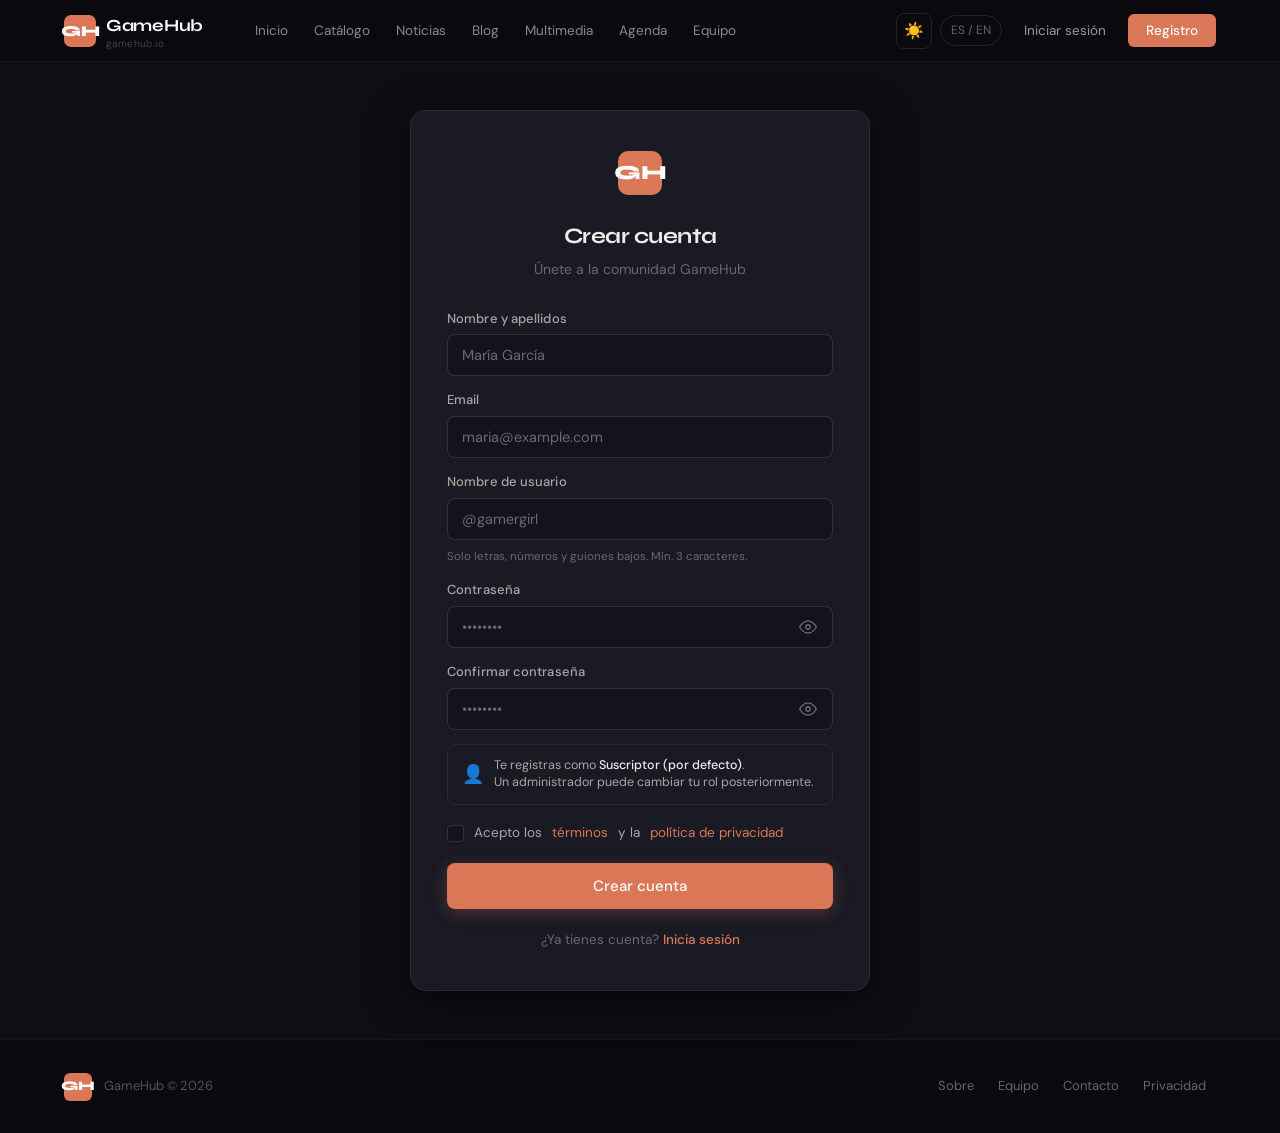
<file: frontend/register.html>
<!DOCTYPE html>
<html lang="es" data-theme="dark" data-page="register">
<head>
  <meta charset="UTF-8">
  <meta name="viewport" content="width=device-width, initial-scale=1.0">
  <title>Crear cuenta — GameHub</title>
  <link rel="preconnect" href="https://fonts.googleapis.com">
  <link rel="preconnect" href="https://fonts.gstatic.com" crossorigin>
  <link href="https://fonts.googleapis.com/css2?family=Syne:wght@400;600;700;800&family=DM+Sans:ital,opsz,wght@0,9..40,300;0,9..40,400;0,9..40,500;1,9..40,300&display=swap" rel="stylesheet">
  <link rel="stylesheet" href="css/base.css">
  <link rel="stylesheet" href="css/register.css">
  <link rel="icon" href="data:image/svg+xml,<svg xmlns='http://www.w3.org/2000/svg' viewBox='0 0 32 32'><rect width='32' height='32' rx='7' fill='%23D97757'/><text x='50%25' y='50%25' dominant-baseline='central' text-anchor='middle' font-family='sans-serif' font-weight='900' font-size='18' fill='white'>GH</text></svg>">
</head>
<body>

  <nav class="navbar">
    <a href="index.html" class="nav-logo">
      <div class="nav-logo-icon">GH</div>
      <div>
        <div class="nav-logo-text">GameHub</div>
        <small>gamehub.io</small>
      </div>
    </a>
    <div class="nav-links">
      <a href="index.html" data-i18n="nav.inicio">Inicio</a>
      <a href="catalogo.html" data-i18n="nav.catalogo">Catálogo</a>
      <a href="noticias.html" data-i18n="nav.noticias">Noticias</a>
      <a href="blog.html" data-i18n="nav.blog">Blog</a>
      <a href="multimedia.html" data-i18n="nav.multimedia">Multimedia</a>
      <a href="agenda.html" data-i18n="nav.agenda">Agenda</a>
      <a href="equipo.html" data-i18n="nav.equipo">Equipo</a>
    </div>
    <div class="nav-right">
      <button class="theme-toggle" id="themeToggle">☀️</button>
      <span class="nav-lang" data-i18n="nav.lang">ES / EN</span>
      <button class="btn-ghost" onclick="location.href='login.html'" data-i18n="nav.login">Iniciar sesión</button>
      <button class="btn-primary" onclick="location.href='register.html'" data-i18n="nav.registro">Registro</button>
      <button class="nav-hamburger" id="hamburger" aria-label="Menú"><span></span><span></span><span></span></button>
    </div>
  </nav>

  <main class="page-body">
    <div class="register-card" id="registerCard">

      <div class="card-logo">
        <div class="card-logo-icon">GH</div>
      </div>

      <h1 class="card-title" data-i18n="register.title">Crear cuenta</h1>
      <p class="card-subtitle" data-i18n="register.subtitle">Únete a la comunidad GameHub</p>

      <!-- Alerts -->
      <div class="alert alert-error" id="alertError" role="alert">
        <svg class="alert-icon" viewBox="0 0 24 24"><circle cx="12" cy="12" r="10"/><line x1="12" y1="8" x2="12" y2="12"/><line x1="12" y1="16" x2="12.01" y2="16"/></svg>
        <span id="alertErrorText" data-i18n="register.error.general">Corrige los errores antes de continuar.</span>
      </div>
      <div class="alert alert-success" id="alertSuccess" role="status">
        <svg class="alert-icon" viewBox="0 0 24 24"><path d="M22 11.08V12a10 10 0 1 1-5.93-9.14"/><polyline points="22 4 12 14.01 9 11.01"/></svg>
        <span data-i18n="register.success">¡Cuenta creada! Revisa tu email para confirmarla. Redirigiendo al login...</span>
      </div>

      <form id="registerForm" novalidate>

        <!-- Nombre -->
        <div class="form-group">
          <label class="form-label" for="fullname" data-i18n="register.nombre.label">Nombre y apellidos</label>
          <input class="form-input" type="text" id="fullname" placeholder="María García" data-i18n-placeholder="register.nombre.placeholder" autocomplete="name" required>
          <span class="form-hint error-hint" id="hintName" data-i18n="register.error.nombre">Introduce tu nombre completo (mín. 2 caracteres).</span>
        </div>

        <!-- Email -->
        <div class="form-group">
          <label class="form-label" for="email" data-i18n="register.email.label">Email</label>
          <input class="form-input" type="email" id="email" placeholder="maria@example.com" data-i18n-placeholder="register.email.placeholder" autocomplete="email" required>
          <span class="form-hint error-hint" id="hintEmail" data-i18n="register.error.email">Introduce un email válido.</span>
        </div>

        <!-- Username -->
        <div class="form-group">
          <label class="form-label" for="username" data-i18n="register.user.label">Nombre de usuario</label>
          <div class="input-wrap">
            <input class="form-input" type="text" id="username" placeholder="@gamergirl" data-i18n-placeholder="register.user.placeholder" autocomplete="username" required>
          </div>
          <span class="form-hint" data-i18n="register.user.hint">Solo letras, números y guiones bajos. Mín. 3 caracteres.</span>
          <span class="form-hint error-hint" id="hintUser" data-i18n="register.error.user">Nombre de usuario no válido (mín. 3 caracteres, sin espacios).</span>
        </div>

        <!-- Password -->
        <div class="form-group">
          <label class="form-label" for="password" data-i18n="register.pass.label">Contraseña</label>
          <div class="input-wrap">
            <input class="form-input has-toggle" type="password" id="password" placeholder="••••••••" data-i18n-placeholder="register.pass.placeholder" autocomplete="new-password" required>
            <button type="button" class="toggle-pass" id="togglePass1" aria-label="Mostrar contraseña">
              <svg id="eye1Show" viewBox="0 0 24 24"><path d="M1 12s4-8 11-8 11 8 11 8-4 8-11 8-11-8-11-8z"/><circle cx="12" cy="12" r="3"/></svg>
              <svg id="eye1Hide" viewBox="0 0 24 24" style="display:none"><path d="M17.94 17.94A10.07 10.07 0 0 1 12 20c-7 0-11-8-11-8a18.45 18.45 0 0 1 5.06-5.94M9.9 4.24A9.12 9.12 0 0 1 12 4c7 0 11 8 11 8a18.5 18.5 0 0 1-2.16 3.19m-6.72-1.07a3 3 0 1 1-4.24-4.24"/><line x1="1" y1="1" x2="23" y2="23"/></svg>
            </button>
          </div>
          <div class="strength-wrap" id="strengthWrap">
            <div class="strength-bar"><div class="strength-fill" id="strengthFill"></div></div>
            <span class="strength-label" id="strengthLabel"></span>
          </div>
          <span class="form-hint error-hint" id="hintPass" data-i18n="register.error.pass">Mín. 8 caracteres, 1 mayúscula y 1 número.</span>
        </div>

        <!-- Confirm password -->
        <div class="form-group">
          <label class="form-label" for="confirm" data-i18n="register.confirm.label">Confirmar contraseña</label>
          <div class="input-wrap">
            <input class="form-input has-toggle" type="password" id="confirm" placeholder="••••••••" data-i18n-placeholder="register.confirm.placeholder" autocomplete="new-password" required>
            <button type="button" class="toggle-pass" id="togglePass2" aria-label="Mostrar contraseña">
              <svg id="eye2Show" viewBox="0 0 24 24"><path d="M1 12s4-8 11-8 11 8 11 8-4 8-11 8-11-8-11-8z"/><circle cx="12" cy="12" r="3"/></svg>
              <svg id="eye2Hide" viewBox="0 0 24 24" style="display:none"><path d="M17.94 17.94A10.07 10.07 0 0 1 12 20c-7 0-11-8-11-8a18.45 18.45 0 0 1 5.06-5.94M9.9 4.24A9.12 9.12 0 0 1 12 4c7 0 11 8 11 8a18.5 18.5 0 0 1-2.16 3.19m-6.72-1.07a3 3 0 1 1-4.24-4.24"/><line x1="1" y1="1" x2="23" y2="23"/></svg>
            </button>
          </div>
          <span class="form-hint error-hint" id="hintConfirm" data-i18n="register.error.confirm">Las contraseñas no coinciden.</span>
        </div>

        <!-- Role info -->
        <div class="role-box">
          <span class="role-icon">👤</span>
          <div class="role-text">
            <span data-i18n="register.role.text">Te registras como</span> <strong data-i18n="register.role.value">Suscriptor (por defecto)</strong>.<br>
            <span data-i18n="register.role.admin">Un administrador puede cambiar tu rol posteriormente.</span>
          </div>
        </div>

        <!-- Terms -->
        <label class="checkbox-label" id="termsLabel">
          <input type="checkbox" id="terms">
          <span class="checkbox-box">
            <svg viewBox="0 0 12 10"><polyline points="1 5 4.5 8.5 11 1"/></svg>
          </span>
          <span data-i18n="register.terms">Acepto los</span> <a href="#" class="open-tos" data-i18n="register.terms.link1">términos</a> <span data-i18n="register.terms.y">y la</span> <a href="#" class="open-privacidad" data-i18n="register.terms.link2">política de privacidad</a>
        </label>

        <button type="submit" class="btn-submit" id="btnSubmit" data-i18n="register.submit">Crear cuenta</button>

      </form>

      <p class="login-link">
        <span data-i18n="register.ya_cuenta">¿Ya tienes cuenta?</span> <a href="login.html" data-i18n="register.login">Inicia sesión</a>
      </p>

    </div>
  </main>
  
    <!-- FOOTER -->
  <footer>
    <div class="footer-left">
      <div class="footer-logo">GH</div>
      <span class="footer-copy" data-i18n="footer.copy">GameHub © 2026</span>
    </div>
    <div class="footer-links">
	  <a href="#" class="open-sobre" data-i18n="footer.sobre">Sobre</a>
	  <a href="#" class="open-equipo" data-i18n="footer.equipo">Equipo</a>
	  <a href="#" class="open-contacto" data-i18n="footer.contacto">Contacto</a>
	  <a href="#" class="open-privacidad" data-i18n="footer.privacidad">Privacidad</a>
    </div>
  </footer>

  <script src="js/i18n.js" defer></script>
  <script src="js/base.js" defer></script>
  <script src="js/register.js" defer></script>
  <script src="js/modals.js" defer></script>
</body>
</html>
</file>
<file: frontend/css/base.css>
*, *::before, *::after { box-sizing: border-box; margin: 0; padding: 0; }

/* ── THEMES ───────────────────────────────────────── */
[data-theme="dark"] {
  --bg:          #0E0E14;
  --surface:     #1A1A24;
  --surface-2:   #22222E;
  --surface-3:   #20202C;
  --accent:      #D97757;
  --accent-h:    #C4633F;
  --accent-dim:  rgba(217,119,87,0.12);
  --accent-dim2: rgba(217,119,87,0.22);
  --border:      rgba(255,255,255,0.07);
  --border-2:    rgba(255,255,255,0.13);
  --border-focus: rgba(217,119,87,0.6);
  --text:        #EEECEA;
  --text-2:      #A8A6A2;
  --muted:       #6A6870;
  --live:        #E8412A;
  --score-p:     #E08860;
  --score-c:     #6AAD69;
  --nav-bg:      #09090E;
  --nav-border:  rgba(255,255,255,0.05);
  --sidebar-bg:  #111118; 
  --input-bg:    #13131C;
  --error:       #E05252;
  --error-dim:   rgba(224,82,82,0.1);
  --error-border:rgba(224,82,82,0.4);
  --success:     #5BAD5A; 
  --green:       #5BAD5A;
  --green-dim:   rgba(91,173,90,0.12); 
  --shadow:      0 2px 16px rgba(0,0,0,0.45);
  --shadow-lg:   0 8px 40px rgba(0,0,0,0.65);
  --shadow-lg2:  0 20px 60px rgba(0,0,0,0.6);
  --role-color:  #6AAD69;
  --role-bg:     rgba(106,173,105,0.12);
  --hero-glow:   rgba(217,119,87,0.07);
  --hero-cover:  linear-gradient(145deg, #12121C 0%, #1E1E2E 100%);
  --bottom-nav:  #0D0D13;
  --featured-overlay: linear-gradient(to top, rgba(0,0,0,0.92) 0%, rgba(0,0,0,0.5) 50%, rgba(0,0,0,0.1) 100%);
  --gold:        #F5C542;
  --live:        #E8412A;
  --twitch:      #9146FF;
  --youtube:     #FF0000; 
  --player-bg:   #080810; 
}
[data-theme="light"] {
  --bg:          #F3F2EF;
  --surface:     #FFFFFF;
  --surface-2:   #F7F6F3; 
  --accent:      #C96A42;
  --accent-h:    #B05530;
  --accent-dim:  rgba(201,106,66,0.10);
  --accent-dim2: rgba(201,106,66,0.20);
  --border:      rgba(0,0,0,0.08);
  --border-2:    rgba(0,0,0,0.15);
  --border-focus:rgba(201,106,66,0.55);
  --text:        #18181E;
  --text-2:      #5A5858;
  --muted:       #7A7875;
  --live:        #D63522;
  --score-p:     #C06A42;
  --score-c:     #4A8A49;
  --nav-bg:      #18181E;
  --nav-border:  rgba(255,255,255,0.05);
  --sidebar-bg:  #18181E; 
  --input-bg:    #F8F7F4;
  --error:       #C93838;
  --error-dim:   rgba(201,56,56,0.08);
  --shadow:      0 2px 12px rgba(0,0,0,0.08);
  --error-border:rgba(201,56,56,0.35);
  --green:       #3A8A39;
  --green-dim:   rgba(58,138,57,0.10);
  --success:     #3A8A39; 
  --shadow:      0 2px 12px rgba(0,0,0,0.08);
  --shadow-lg:   0 8px 32px rgba(0,0,0,0.14);
  --role-color:  #3A8A39;
  --role-bg:     rgba(58,138,57,0.10);
  --shadow-lg2:  0 20px 60px rgba(0,0,0,0.12);
  --hero-glow:   rgba(201,106,66,0.05);
  --hero-cover:  linear-gradient(145deg, #1A1A28 0%, #252535 100%);
  --bottom-nav:  #18181E;
  --featured-overlay: linear-gradient(to top, rgba(0,0,0,0.88) 0%, rgba(0,0,0,0.45) 55%, rgba(0,0,0,0.08) 100%);
  --gold:        #C8960A;
  --live:        #D63522;
  --twitch:      #7B33E8;
  --youtube:     #CC0000;
  --player-bg:   #18181E;

}

/* ── BASE ─────────────────────────────────────────── */
html { scroll-behavior: smooth; }
body {
  font-family: 'DM Sans', sans-serif;
  background: var(--bg);
  color: var(--text);
  font-size: 15px;
  line-height: 1.6;
  -webkit-font-smoothing: antialiased;
  transition: background 0.28s ease, color 0.28s ease;
}
a { color: inherit; text-decoration: none; }

/* ── NAVBAR ───────────────────────────────────────── */
.navbar {
  position: sticky; top: 0; z-index: 100;
  background: var(--nav-bg);
  border-bottom: 1px solid var(--nav-border);
  padding: 0 clamp(24px, 5vw, 120px);
  display: flex; align-items: center;
  height: 62px;
}
.nav-logo {
  display: flex; align-items: center; gap: 10px;
  margin-right: 40px; flex-shrink: 0;
}
.nav-logo-icon {
  width: 32px; height: 32px;
  background: var(--accent); border-radius: 7px;
  display: flex; align-items: center; justify-content: center;
  font-family: 'Syne', sans-serif; font-weight: 800; font-size: 15px; color: #fff;
}
.nav-logo-text { font-family: 'Syne', sans-serif; font-weight: 700; font-size: 17px; color: #fff; letter-spacing: -0.3px; }
.nav-logo small { font-size: 10px; color: rgba(255,255,255,0.28); font-weight: 300; letter-spacing: 0.4px; display: block; line-height: 1; }
.nav-links { display: flex; align-items: center; gap: 2px; flex: 1; }
.nav-links a { font-size: 13.5px; color: rgba(255,255,255,0.52); padding: 6px 12px; border-radius: 6px; transition: color 0.15s, background 0.15s; white-space: nowrap; }
.nav-links a:hover { color: rgba(255,255,255,0.88); background: rgba(255,255,255,0.06); }
.nav-links a.active { color: var(--accent); background: var(--accent-dim); }
.nav-right { display: flex; align-items: center; gap: 8px; flex-shrink: 0; }
.theme-toggle {
  width: 36px; height: 36px; border-radius: 8px;
  border: 1px solid rgba(255,255,255,0.1); background: transparent;
  cursor: pointer; display: flex; align-items: center; justify-content: center;
  font-size: 16px; line-height: 1; transition: background 0.15s;
}
.theme-toggle:hover { background: rgba(255,255,255,0.08); }
.nav-lang { font-size: 12px; color: rgba(255,255,255,0.38); padding: 5px 10px; border: 1px solid rgba(255,255,255,0.1); border-radius: 100px; cursor: pointer; white-space: nowrap; transition: all 0.15s; }
.nav-lang:hover { color: rgba(255,255,255,0.72); border-color: rgba(255,255,255,0.2); }
.btn-ghost { font-family: 'DM Sans', sans-serif; font-size: 13.5px; color: rgba(255,255,255,0.58); background: transparent; border: none; padding: 8px 14px; cursor: pointer; border-radius: 6px; transition: color 0.15s, background 0.15s; }
.btn-ghost:hover { color: #fff; background: rgba(255,255,255,0.07); }
.btn-primary { font-family: 'DM Sans', sans-serif; font-size: 13.5px; font-weight: 500; color: #fff; background: var(--accent); border: none; padding: 8px 18px; cursor: pointer; border-radius: 6px; transition: background 0.15s, transform 0.1s; }
.btn-primary:hover { background: var(--accent-h); transform: translateY(-1px); }
.nav-hamburger { display: none; }

/* ── FOOTER ───────────────────────────────────────── */
footer {
  background: var(--nav-bg);
  border-top: 1px solid var(--nav-border);
  margin-top: 48px;
  padding: 32px clamp(24px, 5vw, 120px);
  display: flex; align-items: center; justify-content: space-between;
}
.footer-left { display: flex; align-items: center; gap: 12px; }
.footer-logo { width: 28px; height: 28px; background: var(--accent); border-radius: 6px; display: flex; align-items: center; justify-content: center; font-family: 'Syne', sans-serif; font-weight: 800; font-size: 13px; color: #fff; }
.footer-copy { font-size: 13px; color: rgba(255,255,255,0.3); }
.footer-links { display: flex; gap: 4px; }
.footer-links a { font-size: 13px; color: rgba(255,255,255,0.38); padding: 4px 10px; border-radius: 6px; transition: color 0.15s; }
.footer-links a:hover { color: rgba(255,255,255,0.78); }

/* ── BOTTOM NAV (mobile only) ─────────────────────── */
.bottom-nav { display: none; }

/* ── ANIMATIONS ───────────────────────────────────── */
@keyframes fadeUp { from { opacity: 0; transform: translateY(20px); } to { opacity: 1; transform: translateY(0); } }
@keyframes pulse { 0%, 100% { opacity: 1; } 50% { opacity: 0.3; } }
.reveal { opacity: 0; transform: translateY(16px); transition: opacity 0.45s ease, transform 0.45s ease; }
.reveal.visible { opacity: 1; transform: translateY(0); }

/* ── HAMBURGER DRAWER ─────────────────────────────── */
.drawer-overlay {
  display: none;
  position: fixed; inset: 0; z-index: 500;
  background: rgba(0,0,0,0.55);
  backdrop-filter: blur(4px);
  opacity: 0;
  transition: opacity 0.25s ease;
}
.drawer-overlay.open { opacity: 1; }
.drawer {
  position: fixed; top: 0; right: 0; bottom: 0;
  z-index: 501; width: 280px;
  background: var(--nav-bg);
  border-left: 1px solid var(--nav-border);
  transform: translateX(100%);
  transition: transform 0.28s cubic-bezier(0.4, 0, 0.2, 1);
  display: flex; flex-direction: column;
}
.drawer.open { transform: translateX(0); }
.drawer-header {
  display: flex; align-items: center; justify-content: space-between;
  padding: 0 20px; height: 54px;
  border-bottom: 1px solid var(--nav-border);
  flex-shrink: 0;
}
.drawer-logo { display: flex; align-items: center; gap: 8px; }
.drawer-logo-icon { width: 28px; height: 28px; background: var(--accent); border-radius: 6px; display: flex; align-items: center; justify-content: center; font-family: 'Syne', sans-serif; font-weight: 800; font-size: 13px; color: #fff; }
.drawer-logo-text { font-family: 'Syne', sans-serif; font-weight: 700; font-size: 15px; color: #fff; }
.drawer-close { width: 32px; height: 32px; background: transparent; border: 1px solid rgba(255,255,255,0.1); border-radius: 7px; cursor: pointer; color: rgba(255,255,255,0.6); font-size: 18px; line-height: 1; display: flex; align-items: center; justify-content: center; transition: background 0.15s, color 0.15s; }
.drawer-close:hover { background: rgba(255,255,255,0.08); color: #fff; }
.drawer-nav { flex: 1; overflow-y: auto; padding: 12px 12px 0; display: flex; flex-direction: column; gap: 2px; }
.drawer-nav a { display: flex; align-items: center; gap: 12px; font-size: 15px; font-weight: 500; color: rgba(255,255,255,0.65); padding: 12px 14px; border-radius: 8px; transition: color 0.15s, background 0.15s; }
.drawer-nav a:hover { color: #fff; background: rgba(255,255,255,0.07); }
.drawer-nav a.active { color: var(--accent); background: var(--accent-dim); }
.drawer-nav a svg { width: 18px; height: 18px; flex-shrink: 0; stroke: currentColor; fill: none; stroke-width: 1.8; stroke-linecap: round; stroke-linejoin: round; }
.drawer-footer { padding: 16px 12px; border-top: 1px solid var(--nav-border); display: flex; flex-direction: column; gap: 8px; }
.drawer-lang { font-size: 13px; color: rgba(255,255,255,0.45); padding: 10px 14px; border: 1px solid rgba(255,255,255,0.1); border-radius: 8px; text-align: center; cursor: pointer; transition: all 0.15s; }
.drawer-lang:hover { color: rgba(255,255,255,0.75); border-color: rgba(255,255,255,0.2); }
.drawer-btn-ghost { font-family: 'DM Sans', sans-serif; font-size: 14px; color: rgba(255,255,255,0.7); background: rgba(255,255,255,0.06); border: 1px solid rgba(255,255,255,0.1); padding: 11px; border-radius: 8px; cursor: pointer; text-align: center; transition: background 0.15s, color 0.15s; }
.drawer-btn-ghost:hover { color: #fff; background: rgba(255,255,255,0.1); }
.drawer-btn-primary { font-family: 'DM Sans', sans-serif; font-size: 14px; font-weight: 500; color: #fff; background: var(--accent); border: none; padding: 11px; border-radius: 8px; cursor: pointer; text-align: center; transition: background 0.15s; }
.drawer-btn-primary:hover { background: var(--accent-h); }

/* ── MOBILE — navbar, drawer, bottom nav ──────────── */
@media (max-width: 768px) {
  .navbar { padding: 0 16px; height: 54px; }
  .nav-links,
  .nav-right .nav-lang,
  .nav-right .btn-ghost,
  .nav-right .btn-primary { display: none; }
  .nav-logo { margin-right: 0; flex: 1; }
  .nav-logo-icon { width: 28px; height: 28px; font-size: 13px; }
  .nav-logo-text { font-size: 15px; }
  .nav-logo small { display: none; }
  .nav-right { gap: 4px; }
  .theme-toggle { width: 32px; height: 32px; border-radius: 7px; font-size: 14px; }
  .nav-hamburger {
    display: flex; flex-direction: column; justify-content: center; gap: 5px;
    width: 32px; height: 32px; background: transparent;
    border: 1px solid rgba(255,255,255,0.1); border-radius: 7px;
    cursor: pointer; padding: 7px;
  }
  .nav-hamburger span { display: block; height: 1.5px; background: rgba(255,255,255,0.7); border-radius: 2px; transition: all 0.2s; }

  footer { display: none; }

  .bottom-nav {
    display: flex; position: fixed; bottom: 0; left: 0; right: 0; z-index: 200;
    background: var(--bottom-nav); border-top: 1px solid var(--nav-border);
    padding: 0; padding-bottom: env(safe-area-inset-bottom);
  }
  .bottom-nav a {
    flex: 1; display: flex; flex-direction: column; align-items: center; justify-content: center;
    gap: 3px; padding: 10px 4px 8px; color: var(--muted); font-size: 10px;
    font-weight: 500; letter-spacing: 0.2px; transition: color 0.15s;
    -webkit-tap-highlight-color: transparent;
  }
  .bottom-nav a.active { color: var(--accent); }
  .bottom-nav a:hover { color: var(--text-2); }
  .bottom-nav svg { width: 22px; height: 22px; stroke: currentColor; fill: none; stroke-width: 1.8; stroke-linecap: round; stroke-linejoin: round; }
  .bottom-nav a.active svg { stroke-width: 2.2; }
  body { padding-bottom: 68px; }
}

/* ── Drawer hidden on desktop ─────────────────────── */
@media (min-width: 769px) {
  .drawer-overlay, .drawer { display: none !important; }
}
</file>
<file: frontend/css/index.css>
/* ── HERO ─────────────────────────────────────────── */
.hero-wrap { background: var(--bg); position: relative; overflow: hidden; }
.hero-wrap::before {
  content: ''; position: absolute; top: -100px; right: -100px;
  width: 550px; height: 550px;
  background: radial-gradient(circle, var(--hero-glow) 0%, transparent 70%);
  pointer-events: none;
}
.hero {
  padding: 80px clamp(24px, 5vw, 120px) 88px;
  display: grid; grid-template-columns: 1fr 1fr; gap: 72px;
  align-items: center; max-width: 1800px; margin: 0 auto; position: relative;
}
.hero-content { animation: fadeUp 0.55s ease both; }
.hero-badge {
  display: inline-flex; align-items: center; gap: 7px;
  background: var(--accent-dim); border: 1px solid var(--accent-dim2);
  color: var(--accent); font-size: 12px; font-weight: 500;
  padding: 5px 13px; border-radius: 100px; margin-bottom: 24px; letter-spacing: 0.3px;
}
.hero-badge::before { content: ''; width: 6px; height: 6px; background: var(--accent); border-radius: 50%; animation: pulse 2s ease-in-out infinite; }
.hero h1 { font-family: 'Syne', sans-serif; font-weight: 800; font-size: 50px; line-height: 1.06; letter-spacing: -2px; color: var(--text); margin-bottom: 18px; }
.hero h1 em { font-style: normal; color: var(--accent); }
.hero-tagline { font-size: 14px; color: var(--muted); margin-bottom: 38px; letter-spacing: 0.8px; }
.hero-actions { display: flex; gap: 12px; }
.hero-btn-primary {
  font-family: 'DM Sans', sans-serif; font-size: 14.5px; font-weight: 500;
  color: #fff; background: var(--accent); border: none; padding: 14px 30px; border-radius: 8px;
  cursor: pointer; transition: background 0.15s, transform 0.12s, box-shadow 0.15s;
  box-shadow: 0 4px 20px rgba(217,119,87,0.28);
}
.hero-btn-primary:hover { background: var(--accent-h); transform: translateY(-2px); box-shadow: 0 6px 28px rgba(217,119,87,0.42); }
.hero-btn-secondary {
  font-family: 'DM Sans', sans-serif; font-size: 14.5px;
  color: var(--text); background: transparent; border: 1px solid var(--border-2);
  padding: 14px 30px; border-radius: 8px; cursor: pointer; transition: border-color 0.15s, color 0.15s, transform 0.12s;
}
.hero-btn-secondary:hover { border-color: var(--accent); color: var(--accent); transform: translateY(-2px); }
.hero-stats { display: flex; gap: 32px; margin-top: 36px; padding-top: 28px; border-top: 1px solid var(--border); }
.hero-stat strong { font-family: 'Syne', sans-serif; font-weight: 700; font-size: 22px; color: var(--text); display: block; line-height: 1; letter-spacing: -0.5px; }
.hero-stat span { font-size: 12px; color: var(--muted); margin-top: 3px; display: block; }
.hero-visual { animation: fadeUp 0.55s 0.12s ease both; }
.hero-img-wrap { width: 100%; aspect-ratio: 4/3; border-radius: 16px; overflow: hidden; position: relative; box-shadow: var(--shadow-lg); border: 1px solid var(--border); }
.hero-img-inner { position: absolute; inset: 0; background: var(--hero-cover); }
.hero-img-inner::after { content: ''; position: absolute; inset: 0; background: radial-gradient(ellipse at 28% 65%, rgba(217,119,87,0.18) 0%, transparent 55%), radial-gradient(ellipse at 78% 22%, rgba(100,155,175,0.1) 0%, transparent 45%); }
.hero-img-label { position: absolute; inset: 0; display: flex; flex-direction: column; align-items: center; justify-content: center; gap: 10px; color: rgba(255,255,255,0.2); font-size: 12px; letter-spacing: 1.5px; text-transform: uppercase; }
.hero-img-label svg { width: 32px; height: 32px; }

/* ── SECTION TABS (mobile only) ───────────────────── */
.section-tabs { display: none; }

/* ── SECTIONS ─────────────────────────────────────── */
.section { padding: 56px clamp(24px, 5vw, 120px); max-width: 1800px; margin: 0 auto; }
hr.divider { border: none; border-top: 1px solid var(--border); max-width: 1800px; margin: 0 auto; }
.section-header { display: flex; align-items: baseline; justify-content: space-between; margin-bottom: 28px; }
.section-title { font-family: 'Syne', sans-serif; font-weight: 700; font-size: 21px; letter-spacing: -0.4px; color: var(--text); }
.section-title em { font-style: normal; color: var(--accent); }
.section-link { font-size: 13px; font-weight: 500; color: var(--accent); opacity: 0.85; transition: opacity 0.15s; }
.section-link:hover { opacity: 1; }

/* ── RANKING ──────────────────────────────────────── */
.ranking-grid { display: grid; grid-template-columns: repeat(5, 1fr); gap: 12px; }
.game-card { background: var(--surface); border: 1px solid var(--border); border-radius: 10px; overflow: hidden; cursor: pointer; transition: transform 0.18s, box-shadow 0.18s, border-color 0.18s; }
.game-card:hover { transform: translateY(-5px); box-shadow: var(--shadow-lg); border-color: var(--accent-dim2); }
.game-cover { width: 100%; aspect-ratio: 3/4; position: relative; }
.game-cover-bg { position: absolute; inset: 0; }
.game-cover-bg.c1 { background: linear-gradient(160deg, #162640 0%, #091525 100%); }
.game-cover-bg.c2 { background: linear-gradient(160deg, #2A1440 0%, #140A20 100%); }
.game-cover-bg.c3 { background: linear-gradient(160deg, #142A14 0%, #091509 100%); }
.game-cover-bg.c4 { background: linear-gradient(160deg, #401A0E 0%, #200D07 100%); }
.game-cover-bg.c5 { background: linear-gradient(160deg, #141E40 0%, #090F20 100%); }
.game-cover::after { content: ''; position: absolute; bottom: 0; left: 0; right: 0; height: 55%; background: linear-gradient(to top, rgba(0,0,0,0.7), transparent); }
.game-rank { position: absolute; top: 10px; left: 10px; font-family: 'Syne', sans-serif; font-weight: 800; font-size: 30px; color: rgba(255,255,255,0.85); line-height: 1; letter-spacing: -1px; text-shadow: 0 2px 10px rgba(0,0,0,0.6); z-index: 1; }
.game-rank.gold { color: #F5C542; }
.game-info { padding: 12px 13px 14px; }
.game-name { font-family: 'Syne', sans-serif; font-weight: 600; font-size: 13.5px; color: var(--text); margin-bottom: 8px; white-space: nowrap; overflow: hidden; text-overflow: ellipsis; }
.game-scores { display: flex; flex-direction: column; gap: 4px; }
.score-row { display: flex; align-items: center; justify-content: space-between; font-size: 11.5px; }
.score-label { color: var(--muted); }
.score-val { font-weight: 600; }
.score-val.press { color: var(--score-p); }
.score-val.community { color: var(--score-c); }

/* ── NEWS ─────────────────────────────────────────── */
.news-grid { display: grid; grid-template-columns: repeat(3, 1fr); gap: 14px; }
.news-card { background: var(--surface); border: 1px solid var(--border); border-radius: 10px; overflow: hidden; cursor: pointer; transition: transform 0.18s, box-shadow 0.18s, border-color 0.18s; }
.news-card:hover { transform: translateY(-4px); box-shadow: var(--shadow-lg); border-color: var(--border-2); }
.news-img { width: 100%; aspect-ratio: 16/9; position: relative; overflow: hidden; }
.news-img-bg { position: absolute; inset: 0; }
.news-img-bg.n1 { background: linear-gradient(135deg, #101828 0%, #1E2E50 100%); }
.news-img-bg.n2 { background: linear-gradient(135deg, #1E0C0C 0%, #3A1818 100%); }
.news-img-bg.n3 { background: linear-gradient(135deg, #0C1E10 0%, #183025 100%); }
.news-img::after { content: ''; position: absolute; inset: 0; background: linear-gradient(to bottom, transparent 30%, rgba(0,0,0,0.5) 100%); }
.news-body { padding: 16px 18px 18px; }
.news-meta { display: flex; align-items: center; gap: 8px; margin-bottom: 8px; }
.news-cat { font-size: 10px; font-weight: 600; text-transform: uppercase; letter-spacing: 1px; color: var(--accent); background: var(--accent-dim); padding: 3px 8px; border-radius: 100px; }
.news-time { font-size: 12px; color: var(--muted); }
.news-title { font-family: 'Syne', sans-serif; font-weight: 600; font-size: 15px; line-height: 1.35; color: var(--text); transition: color 0.15s; }
.news-card:hover .news-title { color: var(--accent); }

/* ── BLOG ─────────────────────────────────────────── */
.blog-grid { display: grid; grid-template-columns: repeat(3, 1fr); gap: 14px; }
.blog-card { background: var(--surface); border: 1px solid var(--border); border-radius: 10px; padding: 22px; cursor: pointer; transition: transform 0.18s, box-shadow 0.18s, border-color 0.18s; display: flex; flex-direction: column; gap: 12px; }
.blog-card:hover { transform: translateY(-4px); box-shadow: var(--shadow-lg); border-color: var(--accent-dim2); }
.blog-tag { font-size: 10.5px; font-weight: 600; text-transform: uppercase; letter-spacing: 1px; color: var(--muted); }
.blog-title { font-family: 'Syne', sans-serif; font-weight: 700; font-size: 16px; line-height: 1.3; color: var(--text); flex: 1; transition: color 0.15s; }
.blog-card:hover .blog-title { color: var(--accent); }
.blog-footer { display: flex; align-items: center; justify-content: space-between; padding-top: 14px; border-top: 1px solid var(--border); }
.blog-author { display: flex; align-items: center; gap: 8px; }
.blog-avatar { width: 28px; height: 28px; border-radius: 50%; background: var(--accent); display: flex; align-items: center; justify-content: center; font-size: 11px; font-weight: 600; color: #fff; }
.blog-author-name { font-size: 13px; color: var(--text-2); }
.blog-comments { font-size: 12px; color: var(--muted); }

/* ── AGENDA ───────────────────────────────────────── */
.agenda-list { display: flex; flex-direction: column; gap: 8px; }
.event-row { background: var(--surface); border: 1px solid var(--border); border-radius: 10px; padding: 16px 22px; display: flex; align-items: center; gap: 20px; cursor: pointer; transition: transform 0.15s, border-color 0.15s, box-shadow 0.15s; }
.event-row:hover { transform: translateX(5px); border-color: var(--accent-dim2); box-shadow: var(--shadow); }
.event-date { display: flex; flex-direction: column; align-items: center; width: 44px; flex-shrink: 0; }
.event-day { font-family: 'Syne', sans-serif; font-weight: 800; font-size: 26px; color: var(--accent); line-height: 1; letter-spacing: -1px; }
.event-month { font-size: 10.5px; font-weight: 600; text-transform: uppercase; letter-spacing: 1px; color: var(--muted); }
.event-divider { width: 1px; height: 34px; background: var(--border); flex-shrink: 0; }
.event-info { flex: 1; }
.event-name { font-family: 'Syne', sans-serif; font-weight: 600; font-size: 15px; color: var(--text); margin-bottom: 2px; }
.event-location { font-size: 12.5px; color: var(--muted); }
.event-badge { font-size: 10.5px; font-weight: 600; text-transform: uppercase; letter-spacing: 0.7px; color: var(--accent); background: var(--accent-dim); padding: 4px 10px; border-radius: 100px; flex-shrink: 0; }

/* ── STREAMS ──────────────────────────────────────── */
.streams-grid { display: grid; grid-template-columns: repeat(4, 1fr); gap: 12px; }
.stream-card { border-radius: 10px; overflow: hidden; cursor: pointer; transition: transform 0.18s, box-shadow 0.18s; border: 1px solid var(--border); }
.stream-card:hover { transform: translateY(-5px); box-shadow: var(--shadow-lg); }
.stream-thumb { width: 100%; aspect-ratio: 16/9; position: relative; }
.stream-thumb-bg { position: absolute; inset: 0; }
.stream-thumb-bg.s1 { background: linear-gradient(160deg, #0A1828 0%, #142840 100%); }
.stream-thumb-bg.s2 { background: linear-gradient(160deg, #200A18 0%, #381428 100%); }
.stream-thumb-bg.s3 { background: linear-gradient(160deg, #0A200A 0%, #143814 100%); }
.stream-thumb-bg.s4 { background: linear-gradient(160deg, #18180A 0%, #2C2C14 100%); }
.stream-thumb::after { content: ''; position: absolute; inset: 0; background: linear-gradient(to bottom, transparent 30%, rgba(0,0,0,0.65) 100%); }
.live-badge { position: absolute; top: 10px; left: 10px; z-index: 2; display: flex; align-items: center; gap: 5px; background: var(--live); color: #fff; font-size: 10px; font-weight: 700; letter-spacing: 1px; padding: 3px 8px; border-radius: 4px; }
.live-dot { width: 6px; height: 6px; background: #fff; border-radius: 50%; animation: pulse 1.4s ease-in-out infinite; }
.stream-info { background: var(--surface); padding: 11px 13px 13px; }
.stream-name { font-weight: 500; font-size: 13px; color: var(--text); white-space: nowrap; overflow: hidden; text-overflow: ellipsis; }
.stream-viewers { font-size: 11.5px; color: var(--muted); margin-top: 2px; }

/* ── MOBILE ───────────────────────────────────────── */
@media (max-width: 768px) {
  .hero { grid-template-columns: 1fr; gap: 28px; padding: 36px 16px 40px; }
  .hero-visual { order: -1; }
  .hero-img-wrap { aspect-ratio: 16/9; border-radius: 12px; }
  .hero h1 { font-size: 30px; letter-spacing: -1px; margin-bottom: 12px; }
  .hero-badge { font-size: 11px; margin-bottom: 16px; }
  .hero-tagline { font-size: 13px; margin-bottom: 24px; }
  .hero-actions { flex-direction: column; gap: 10px; }
  .hero-btn-primary,
  .hero-btn-secondary { width: 100%; text-align: center; padding: 13px 20px; font-size: 14px; }
  .hero-stats { gap: 20px; margin-top: 24px; padding-top: 20px; }
  .hero-stat strong { font-size: 18px; }
  .hero-stat span { font-size: 11px; }

  .section-tabs {
    display: flex; gap: 0; overflow-x: auto; scrollbar-width: none;
    padding: 0 16px; border-bottom: 1px solid var(--border);
    background: var(--bg); position: sticky; top: 54px; z-index: 90;
  }
  .section-tabs::-webkit-scrollbar { display: none; }
  .section-tabs a {
    flex-shrink: 0; font-size: 13px; font-weight: 500; color: var(--muted);
    padding: 12px 14px; border-bottom: 2px solid transparent;
    transition: color 0.15s, border-color 0.15s; white-space: nowrap;
  }
  .section-tabs a.active,
  .section-tabs a:hover { color: var(--accent); border-bottom-color: var(--accent); }

  hr.divider { display: none; }
  .section { padding: 24px 16px; }
  .section-title { font-size: 17px; }
  .section-link { font-size: 12px; }

  .ranking-grid { display: flex; gap: 10px; overflow-x: auto; scrollbar-width: none; padding-bottom: 4px; scroll-snap-type: x mandatory; }
  .ranking-grid::-webkit-scrollbar { display: none; }
  .game-card { flex: 0 0 140px; scroll-snap-align: start; }
  .game-rank { font-size: 24px; }

  .news-grid { display: flex; flex-direction: column; gap: 10px; }
  .news-card { display: flex; flex-direction: row; height: 80px; border-radius: 8px; }
  .news-img { width: 110px; flex-shrink: 0; aspect-ratio: unset; height: 100%; border-radius: 0; }
  .news-body { padding: 10px 12px; display: flex; flex-direction: column; justify-content: center; }
  .news-meta { margin-bottom: 4px; }
  .news-time { display: none; }
  .news-title { font-size: 13px; line-height: 1.3; display: -webkit-box; -webkit-line-clamp: 2; -webkit-box-orient: vertical; overflow: hidden; }

  .blog-grid { display: flex; flex-direction: column; gap: 10px; }
  .blog-card { padding: 16px; gap: 8px; border-radius: 8px; }
  .blog-title { font-size: 14px; }
  .blog-author-name { font-size: 12px; }
  .blog-comments { font-size: 11px; }

  .event-row { padding: 12px 14px; gap: 12px; border-radius: 8px; }
  .event-day { font-size: 22px; }
  .event-name { font-size: 13.5px; }
  .event-location { font-size: 11.5px; }

  .streams-grid { grid-template-columns: repeat(2, 1fr); gap: 10px; }
}

/* ── TABLET ───────────────────────────────────────── */
@media (min-width: 769px) and (max-width: 1024px) {
  .hero h1 { font-size: 38px; }
  .hero { gap: 48px; }
  .streams-grid { grid-template-columns: repeat(2, 1fr); }
}

/* ── WIDE ─────────────────────────────────────────── */
@media (min-width: 1400px) {
  .ranking-grid { grid-template-columns: repeat(5, 1fr); }
  .news-grid    { grid-template-columns: repeat(3, 1fr); }
  .streams-grid { grid-template-columns: repeat(4, 1fr); }
}
</file>
<file: frontend/css/dashboard.css>
/* ── APP SHELL HEIGHT FIX ─────────────────────────── */
html, body {
  height: 100%;
}
body {
  display: flex;
  flex-direction: column;
  min-height: 100vh;
}
.app-shell {
  display: flex;
  flex: 1;
  min-height: 0; /* critical: allows children to shrink below content size */
  overflow: hidden;
}

/* Footer injected by base.js — reset margin and keep inside .main scroll */
.app-shell ~ footer,
.main footer {
  margin-top: 0;
  flex-shrink: 0;
}

/* ── TOP NAVBAR ───────────────────────────────────── */
.topbar {
  position: sticky; top: 0; z-index: 200;
  background: var(--nav-bg);
  border-bottom: 1px solid var(--nav-border);
  padding: 0 20px 0 0;
  display: flex; align-items: center;
  height: 56px; flex-shrink: 0;
}
.topbar-logo {
  width: 220px; flex-shrink: 0;
  display: flex; align-items: center; gap: 10px;
  padding: 0 20px;
  border-right: 1px solid var(--nav-border);
  height: 100%;
}
.logo-icon { width: 30px; height: 30px; background: var(--accent); border-radius: 7px; display: flex; align-items: center; justify-content: center; font-family: 'Syne',sans-serif; font-weight: 800; font-size: 14px; color: #fff; flex-shrink: 0; }
.logo-text { font-family: 'Syne',sans-serif; font-weight: 700; font-size: 16px; color: #fff; letter-spacing: -0.3px; }
.topbar-center { flex: 1; display: flex; align-items: center; padding: 0 20px; }
.topbar-search { position: relative; max-width: 320px; width: 100%; }
.topbar-search svg { position: absolute; left: 10px; top: 50%; transform: translateY(-50%); width: 15px; height: 15px; stroke: var(--muted); fill: none; stroke-width: 2; stroke-linecap: round; stroke-linejoin: round; }
.topbar-search input {
  width: 100%; background: var(--input-bg); border: 1px solid var(--border);
  border-radius: 7px; padding: 7px 12px 7px 32px;
  font-family: 'DM Sans',sans-serif; font-size: 13.5px; color: var(--text);
  outline: none; transition: border-color .18s;
}
.topbar-search input::placeholder { color: var(--muted); }
.topbar-search input:focus { border-color: rgba(217,119,87,.5); }
.topbar-right { display: flex; align-items: center; gap: 10px; margin-left: auto; }
.role-badge {
  display: flex; align-items: center; gap: 6px;
  font-size: 12px; font-weight: 600;
  color: var(--role-color); background: var(--role-bg);
  border: 1px solid rgba(106,173,105,0.2);
  padding: 4px 12px; border-radius: 100px; white-space: nowrap;
}
.role-dot { width: 6px; height: 6px; background: var(--role-color); border-radius: 50%; animation: dashPulse 2s ease-in-out infinite; }
@keyframes dashPulse { 0%,100%{opacity:1} 50%{opacity:.4} }
.topbar-lang { font-size: 12px; color: rgba(255,255,255,.38); padding: 5px 10px; border: 1px solid rgba(255,255,255,.1); border-radius: 100px; cursor: pointer; white-space: nowrap; }
.theme-toggle { width: 32px; height: 32px; border-radius: 7px; border: 1px solid rgba(255,255,255,.1); background: transparent; cursor: pointer; display: flex; align-items: center; justify-content: center; font-size: 14px; transition: background .15s; }
.theme-toggle:hover { background: rgba(255,255,255,.08); }
.user-avatar {
  width: 32px; height: 32px; border-radius: 50%;
  background: linear-gradient(135deg,#D97757,#C4633F);
  display: flex; align-items: center; justify-content: center;
  font-family: 'Syne',sans-serif; font-weight: 700; font-size: 13px; color: #fff;
  cursor: pointer; flex-shrink: 0;
}

/* ── SIDEBAR ──────────────────────────────────────── */
.sidebar {
  width: 220px; flex-shrink: 0;
  background: var(--sidebar-bg);
  border-right: 1px solid var(--nav-border);
  display: flex; flex-direction: column;
  overflow-y: auto;
  /* Fill the full height of app-shell */
  align-self: stretch;
}
.sidebar-section { padding: 16px 12px 8px; }
.sidebar-section-label {
  font-size: 10.5px; font-weight: 600; letter-spacing: 1px;
  text-transform: uppercase; color: var(--muted);
  padding: 0 8px; margin-bottom: 4px; display: block;
}
.nav-item {
  display: flex; align-items: center; gap: 10px;
  font-size: 13.5px; color: rgba(255,255,255,.55);
  padding: 9px 10px; border-radius: 8px;
  cursor: pointer; transition: color .15s, background .15s;
  user-select: none;
}
.nav-item:hover { color: rgba(255,255,255,.88); background: rgba(255,255,255,.06); }
.nav-item.active { color: var(--accent); background: var(--accent-dim); font-weight: 500; }
.nav-item svg { width: 16px; height: 16px; stroke: currentColor; fill: none; stroke-width: 1.8; stroke-linecap: round; stroke-linejoin: round; flex-shrink: 0; }
.nav-badge {
  margin-left: auto; min-width: 20px; height: 20px;
  background: var(--accent); color: #fff;
  font-size: 11px; font-weight: 700;
  border-radius: 100px; padding: 0 6px;
  display: flex; align-items: center; justify-content: center;
}
.sidebar-divider { height: 1px; background: var(--nav-border); margin: 8px 12px; }
.sidebar-user { margin-top: auto; padding: 16px 12px; border-top: 1px solid var(--nav-border); }
.sidebar-user-card {
  display: flex; align-items: center; gap: 10px;
  padding: 10px; border-radius: 8px;
  background: rgba(255,255,255,.04); cursor: pointer; transition: background .15s;
}
.sidebar-user-card:hover { background: rgba(255,255,255,.07); }
.sidebar-avatar { width: 34px; height: 34px; border-radius: 50%; background: linear-gradient(135deg,#D97757,#C4633F); display: flex; align-items: center; justify-content: center; font-family: 'Syne',sans-serif; font-weight: 700; font-size: 14px; color: #fff; flex-shrink: 0; }
.sidebar-user-name { font-size: 13px; font-weight: 500; color: rgba(255,255,255,.8); white-space: nowrap; overflow: hidden; text-overflow: ellipsis; }
.sidebar-user-role { font-size: 11px; color: var(--role-color); }

/* ── MAIN ─────────────────────────────────────────── */
.main {
  flex: 1;
  overflow-y: auto;
  padding: 28px 32px 48px;
  min-width: 0;
  display: flex;
  flex-direction: column;
}

/* Footer inside .main — flush to bottom of scroll */
.main > footer {
  margin-top: auto;
  padding-top: 24px;
}

/* ── WELCOME ──────────────────────────────────────── */
.welcome-banner { margin-bottom: 28px; }
.welcome-greeting {
  font-family: 'Syne',sans-serif; font-weight: 800; font-size: 26px;
  letter-spacing: -0.8px; color: var(--text); margin-bottom: 4px;
}
.welcome-greeting em { font-style: normal; color: var(--accent); }
.welcome-sub { font-size: 14px; color: var(--muted); }

/* ── KPI CARDS ────────────────────────────────────── */
.kpi-grid {
  display: grid; grid-template-columns: repeat(4, 1fr);
  gap: 12px; margin-bottom: 28px;
}
.kpi-card {
  background: var(--surface); border: 1px solid var(--border);
  border-radius: 10px; padding: 18px 20px;
  display: flex; flex-direction: column; gap: 6px;
  transition: border-color .15s, transform .15s;
}
.kpi-card:hover { border-color: var(--border-2); transform: translateY(-2px); }
.kpi-label { font-size: 12px; color: var(--muted); font-weight: 500; }
.kpi-value-row { display: flex; align-items: baseline; gap: 8px; }
.kpi-value { font-family: 'Syne',sans-serif; font-weight: 800; font-size: 30px; color: var(--text); letter-spacing: -1px; line-height: 1; }
.kpi-delta { font-size: 12px; font-weight: 600; color: var(--green); background: var(--green-dim); padding: 2px 7px; border-radius: 100px; }
.kpi-icon { font-size: 20px; margin-bottom: 2px; }

/* ── TWO-COL / FULL-COL ───────────────────────────── */
.two-col { display: grid; grid-template-columns: 1fr 1fr; gap: 16px; margin-bottom: 16px; }
.full-col { margin-bottom: 16px; }

/* ── WIDGET ───────────────────────────────────────── */
.widget { background: var(--surface); border: 1px solid var(--border); border-radius: 12px; overflow: hidden; }
.widget-header { display: flex; align-items: center; justify-content: space-between; padding: 16px 20px; border-bottom: 1px solid var(--border); }
.widget-title { font-family: 'Syne',sans-serif; font-weight: 700; font-size: 14.5px; color: var(--text); }
.widget-action { font-size: 12.5px; color: var(--accent); cursor: pointer; opacity: .85; transition: opacity .15s; }
.widget-action:hover { opacity: 1; }
.widget-body { padding: 0; }

/* Activity */
.activity-item { display: flex; align-items: center; gap: 12px; padding: 13px 20px; border-bottom: 1px solid var(--border); transition: background .15s; cursor: pointer; }
.activity-item:last-child { border-bottom: none; }
.activity-item:hover { background: var(--surface-2, #20202C); }
.activity-avatar { width: 34px; height: 34px; border-radius: 50%; flex-shrink: 0; display: flex; align-items: center; justify-content: center; font-family: 'Syne',sans-serif; font-weight: 700; font-size: 12px; color: #fff; }
.aa1 { background: linear-gradient(135deg,#1e3a6e,#3a6eb0); }
.aa2 { background: linear-gradient(135deg,#6e1e3a,#b03a6e); }
.aa3 { background: linear-gradient(135deg,#1e6e3a,#3ab06e); }
.aa4 { background: linear-gradient(135deg,#6e3a1e,#b06e3a); }
.activity-info { flex: 1; min-width: 0; }
.activity-text { font-size: 13.5px; color: var(--text-2); line-height: 1.35; }
.activity-text strong { color: var(--text); font-weight: 500; }
.activity-time { font-size: 11.5px; color: var(--muted); margin-top: 1px; }
.activity-dot { width: 8px; height: 8px; border-radius: 50%; background: var(--accent); flex-shrink: 0; }
.activity-dot.read { background: transparent; border: 1.5px solid var(--border-2); }

/* Comments widget */
.comment-item { padding: 14px 20px; border-bottom: 1px solid var(--border); cursor: pointer; transition: background .15s; }
.comment-item:last-child { border-bottom: none; }
.comment-item:hover { background: var(--surface-2, #20202C); }
.comment-where { font-size: 11.5px; color: var(--muted); margin-bottom: 4px; }
.comment-where a { color: var(--accent); }
.comment-text { font-size: 13.5px; color: var(--text-2); line-height: 1.4; display: -webkit-box; -webkit-line-clamp: 2; -webkit-box-orient: vertical; overflow: hidden; }

/* Favorites */
.favorites-grid { display: grid; grid-template-columns: repeat(4, 1fr); gap: 10px; padding: 16px 20px; }
.fav-card { border-radius: 8px; overflow: hidden; cursor: pointer; border: 1px solid var(--border); transition: transform .15s, border-color .15s; }
.fav-card:hover { transform: translateY(-3px); border-color: var(--accent-dim2); }
.fav-cover { width: 100%; aspect-ratio: 3/4; position: relative; }
.fav-cover-bg { position: absolute; inset: 0; }
.fc1 { background: linear-gradient(160deg,#162640,#091525); }
.fc2 { background: linear-gradient(160deg,#2A1440,#140A20); }
.fc3 { background: linear-gradient(160deg,#142A14,#091509); }
.fc4 { background: linear-gradient(160deg,#401A0E,#200D07); }
.fav-cover::after { content:''; position:absolute; inset:0; background:linear-gradient(to top,rgba(0,0,0,.7),transparent 50%); }
.fav-name { position: absolute; bottom: 6px; left: 8px; right: 8px; z-index: 1; font-family: 'Syne',sans-serif; font-weight: 600; font-size: 11px; color: #fff; line-height: 1.2; }

/* Recommendations */
.reco-grid { display: grid; grid-template-columns: repeat(3, 1fr); gap: 10px; padding: 16px 20px; }
.reco-card { background: var(--surface-2, #20202C); border: 1px solid var(--border); border-radius: 8px; overflow: hidden; cursor: pointer; transition: transform .15s, border-color .15s; }
.reco-card:hover { transform: translateY(-3px); border-color: var(--accent-dim2); }
.reco-cover { width: 100%; aspect-ratio: 16/9; position: relative; overflow: hidden; }
.reco-cover-bg { position: absolute; inset: 0; }
.rc1 { background: linear-gradient(135deg,#141E40,#090F20); }
.rc2 { background: linear-gradient(135deg,#1C2814,#0E1A0A); }
.rc3 { background: linear-gradient(135deg,#28140C,#1A0A08); }
.reco-cover::after { content:''; position:absolute; inset:0; background:linear-gradient(to bottom,transparent,rgba(0,0,0,.5)); }
.reco-body { padding: 10px 12px 12px; }
.reco-name { font-family: 'Syne',sans-serif; font-weight: 600; font-size: 12.5px; color: var(--text); margin-bottom: 4px; }
.reco-score { font-size: 12px; font-weight: 600; color: var(--score-c); }

/* ── MOBILE ───────────────────────────────────────── */
@media (max-width: 768px) {
  .topbar-logo { width: auto; border-right: none; padding-right: 0; }
  .logo-text { display: none; }
  .topbar-search { display: none; }
  .topbar-lang { display: none; }
  .sidebar { display: none; }
  .main { padding: 20px 16px 80px; }
  .kpi-grid { grid-template-columns: repeat(2, 1fr); }
  .two-col { grid-template-columns: 1fr; }
  .favorites-grid { grid-template-columns: repeat(2, 1fr); }
  .reco-grid { grid-template-columns: 1fr; }
  .welcome-greeting { font-size: 22px; }
}

@media (min-width: 769px) and (max-width: 1100px) {
  .kpi-grid { grid-template-columns: repeat(2, 1fr); }
  .main { padding: 24px 24px 48px; }
}

/* ══════════════════════════════════════════════════════
   SHARED CONTENT DASHBOARD COMPONENTS
   Used by: admin, redactor, colaborador
══════════════════════════════════════════════════════ */

/* Topbar logo as link */
.topbar-logo-link { display: flex; align-items: center; gap: 10px; }

/* Logout nav item */
.nav-item.logout { color: rgba(255,255,255,.35); margin-top: 4px; }

/* Urgent nav badge */
.nav-badge.urgent { background: #D97757; }

/* ── PAGE HEADER ──────────────────────────────────── */
.page-header {
  display: flex; align-items: flex-start;
  justify-content: space-between; gap: 16px;
  flex-wrap: wrap; margin-bottom: 24px;
}
.page-title {
  font-family: 'Syne', sans-serif;
  font-weight: 800; font-size: 24px;
  letter-spacing: -0.6px; color: var(--text); margin-bottom: 4px;
}
.page-title em { font-style: normal; color: var(--accent); }
.page-sub { font-size: 13px; color: var(--muted); }
.page-actions { display: flex; gap: 8px; align-items: center; flex-shrink: 0; }

.btn-new {
  font-family: 'DM Sans', sans-serif; font-size: 13px; font-weight: 600;
  color: #fff; background: var(--accent); border: none;
  padding: 8px 18px; border-radius: 8px; cursor: pointer; transition: background .15s;
}
.btn-new:hover { background: var(--accent-h, #C4633F); }

/* ── SHARED MODAL ─────────────────────────────────── */
.modal-overlay {
  display: none; position: fixed; inset: 0; z-index: 900;
  background: rgba(0,0,0,0.6); backdrop-filter: blur(4px);
}
.modal-overlay.open { display: block; }
.modal {
  display: none; position: fixed; z-index: 901;
  top: 50%; left: 50%; transform: translate(-50%,-50%);
  width: 100%; max-width: 460px;
  background: var(--surface); border: 1px solid var(--border);
  border-radius: 14px; overflow: hidden;
  box-shadow: 0 24px 80px rgba(0,0,0,0.7);
  animation: modalIn .25s ease both;
}
.modal.open { display: block; }
@keyframes modalIn {
  from { opacity:0; transform:translate(-50%,-46%); }
  to   { opacity:1; transform:translate(-50%,-50%); }
}
.modal-header {
  display: flex; align-items: center; justify-content: space-between;
  padding: 18px 22px; border-bottom: 1px solid var(--border);
}
.modal-title { font-family: 'Syne', sans-serif; font-weight: 700; font-size: 16px; color: var(--text); }
.modal-close {
  background: transparent; border: 1px solid var(--border);
  border-radius: 7px; width: 30px; height: 30px;
  cursor: pointer; color: var(--muted); font-size: 16px;
  display: flex; align-items: center; justify-content: center; transition: all .15s;
}
.modal-close:hover { background: rgba(255,255,255,.08); color: var(--text); }
.modal-body { padding: 20px 22px; display: flex; flex-direction: column; gap: 14px; }
.modal-footer {
  display: flex; align-items: center; justify-content: space-between;
  padding: 16px 22px; border-top: 1px solid var(--border);
}

/* ── SHARED FORM ──────────────────────────────────── */
.form-group { display: flex; flex-direction: column; gap: 6px; }
.form-row-2 { display: grid; grid-template-columns: 1fr 1fr; gap: 12px; }
.form-label { font-size: 12.5px; font-weight: 500; color: var(--text-2); }
.form-input {
  background: var(--input-bg, #13131C);
  border: 1px solid var(--border-2, rgba(255,255,255,0.13));
  border-radius: 8px; padding: 9px 12px;
  font-family: 'DM Sans', sans-serif; font-size: 14px; color: var(--text);
  outline: none; transition: border-color .18s; width: 100%;
}
.form-input::placeholder { color: var(--muted); }
.form-input:focus { border-color: rgba(217,119,87,.5); }
.form-textarea { resize: vertical; min-height: 100px; }

.alert-warn {
  background: rgba(217,119,87,.08); border: 1px solid rgba(217,119,87,.25);
  border-radius: 8px; padding: 10px 14px; font-size: 13px; color: #D97757;
}

/* Modal buttons */
.btn-modal-cancel {
  font-family: 'DM Sans', sans-serif; font-size: 13px;
  color: var(--text-2); background: var(--surface);
  border: 1px solid var(--border-2, rgba(255,255,255,0.13));
  padding: 8px 16px; border-radius: 8px; cursor: pointer; transition: all .15s;
}
.btn-modal-cancel:hover { color: var(--text); }
.btn-modal-save {
  font-family: 'DM Sans', sans-serif; font-size: 13px; font-weight: 600;
  color: #fff; background: var(--accent); border: none;
  padding: 8px 20px; border-radius: 8px; cursor: pointer; transition: background .15s;
}
.btn-modal-save:hover { background: var(--accent-h, #C4633F); }

/* ── SHARED TOAST ─────────────────────────────────── */
.toast {
  position: fixed; bottom: 24px; right: 24px; z-index: 1000;
  background: var(--surface); border: 1px solid var(--border);
  border-radius: 10px; padding: 12px 18px;
  font-size: 13.5px; color: var(--text);
  box-shadow: 0 8px 32px rgba(0,0,0,0.5);
  transform: translateY(12px); opacity: 0;
  transition: all .25s ease; pointer-events: none;
}
.toast.show { transform: translateY(0); opacity: 1; }
.toast.success { border-color: rgba(91,173,90,0.4); }
.toast.error   { border-color: rgba(255,107,107,0.4); }

@media (max-width: 768px) {
  .page-header { flex-direction: column; gap: 12px; }
  .page-actions { width: 100%; justify-content: flex-end; }
  .modal { max-width: calc(100vw - 32px); }
  .form-row-2 { grid-template-columns: 1fr; }
}

/* ── SHARED TABLE COMPONENTS ──────────────────────── */
/* Used by: admin, colaborador */
.table-controls {
  display: flex; align-items: center; gap: 10px;
  flex-wrap: wrap; margin-bottom: 14px;
}
.table-search-wrap { position: relative; flex: 1; min-width: 200px; max-width: 320px; }
.table-search-wrap svg {
  position: absolute; left: 10px; top: 50%; transform: translateY(-50%);
  width: 15px; height: 15px; stroke: var(--muted); fill: none;
  stroke-width: 2; stroke-linecap: round; stroke-linejoin: round;
}
.table-search-wrap input {
  width: 100%; background: var(--input-bg, #13131C);
  border: 1px solid var(--border-2, rgba(255,255,255,0.13));
  border-radius: 8px; padding: 8px 12px 8px 32px;
  font-family: 'DM Sans', sans-serif; font-size: 13.5px; color: var(--text);
  outline: none; transition: border-color .18s;
}
.table-search-wrap input::placeholder { color: var(--muted); }
.table-search-wrap input:focus { border-color: rgba(217,119,87,.5); }
.table-filter {
  background: var(--input-bg, #13131C);
  border: 1px solid var(--border-2, rgba(255,255,255,0.13));
  border-radius: 8px; padding: 8px 12px;
  font-family: 'DM Sans', sans-serif; font-size: 13px; color: var(--text);
  outline: none; cursor: pointer; transition: border-color .18s;
}
.table-filter:focus { border-color: rgba(217,119,87,.5); }
.table-wrap {
  background: var(--surface); border: 1px solid var(--border);
  border-radius: 12px; overflow: hidden; margin-bottom: 16px;
}
.table-empty { text-align: center; padding: 48px; color: var(--muted); font-size: 14px; }

@media (max-width: 768px) {
  .table-controls { flex-direction: column; align-items: stretch; }
  .table-search-wrap { max-width: 100%; }
}
</file>
<file: frontend/css/dashboard-admin.css>
/* ── PANEL PLACEHOLDER ────────────────────────────── */
.panel-placeholder {
  display: flex; flex-direction: column; align-items: center;
  justify-content: center; padding: 80px 20px;
  color: var(--muted); font-size: 14px; text-align: center;
  background: var(--surface); border: 1px dashed var(--border);
  border-radius: 12px; margin-top: 8px;
}
.placeholder-icon { font-size: 40px; margin-bottom: 12px; }

/* ── ADMIN ROLE COLORS ────────────────────────────── */
.role-badge.admin {
  color: #D97757;
  background: rgba(217,119,87,0.1);
  border-color: rgba(217,119,87,0.2);
}
.sidebar-avatar.admin {
  background: linear-gradient(135deg,#b04010,#D97757);
}

/* ── NAV SPECIFICS ────────────────────────────────── */
.nav-item--highlight { color: var(--accent) !important; }

/* ── EXPORT BUTTON ────────────────────────────────── */
.btn-export {
  font-family: 'DM Sans', sans-serif; font-size: 13px; font-weight: 500;
  color: var(--text-2); background: var(--surface);
  border: 1px solid var(--border-2, rgba(255,255,255,0.13));
  padding: 8px 16px; border-radius: 8px; cursor: pointer; transition: all .15s;
}
.btn-export:hover { color: var(--text); border-color: var(--accent); }

/* ── USER TABLE ───────────────────────────────────── */
.user-table { width: 100%; border-collapse: collapse; }
.user-table thead { background: var(--surface-2, #20202C); border-bottom: 1px solid var(--border); }
.user-table th {
  text-align: left; padding: 12px 16px;
  font-size: 11.5px; font-weight: 600;
  text-transform: uppercase; letter-spacing: 0.7px; color: var(--muted);
}
.user-table td {
  padding: 13px 16px; font-size: 13.5px; color: var(--text-2);
  border-bottom: 1px solid var(--border); vertical-align: middle;
}
.user-table tbody tr:last-child td { border-bottom: none; }
.user-table tbody tr { transition: background .15s; }
.user-table tbody tr:hover { background: var(--surface-2, #20202C); }

.user-cell { display: flex; align-items: center; gap: 10px; }
.user-cell-avatar {
  width: 32px; height: 32px; border-radius: 50%; flex-shrink: 0;
  display: flex; align-items: center; justify-content: center;
  font-family: 'Syne', sans-serif; font-weight: 700; font-size: 12px; color: #fff;
}
.user-cell-info { min-width: 0; }
.user-cell-name  { font-size: 13.5px; font-weight: 500; color: var(--text); }
.user-cell-email { font-size: 12px; color: var(--muted); white-space: nowrap; overflow: hidden; text-overflow: ellipsis; }

.badge-role {
  display: inline-block; font-size: 11px; font-weight: 600;
  padding: 3px 9px; border-radius: 100px; text-transform: capitalize;
}
.badge-role.admin       { background: rgba(217,119,87,.12); color: #D97757; }
.badge-role.redactor    { background: rgba(91,122,173,.12); color: #7AABDD; }
.badge-role.colaborador { background: rgba(173,140,91,.12); color: #D9B96A; }
.badge-role.suscriptor  { background: rgba(91,140,90,.12);  color: #5BAD5A; }

.badge-status { display: inline-flex; align-items: center; gap: 5px; font-size: 11.5px; font-weight: 500; }
.badge-status::before { content: ''; width: 6px; height: 6px; border-radius: 50%; }
.badge-status.activo    { color: var(--green, #5BAD5A); }
.badge-status.activo::before    { background: var(--green, #5BAD5A); }
.badge-status.suspendido { color: var(--muted); }
.badge-status.suspendido::before { background: var(--muted); }

.action-btns { display: flex; gap: 6px; }
.btn-action,
.btn-edit,
.btn-suspend,
.btn-restore {
  font-size: 12px; font-weight: 500;
  padding: 5px 12px; border-radius: 6px;
  cursor: pointer; transition: all .15s; border: 1px solid transparent;
  background: transparent;
}
.btn-action.edit, .btn-edit {
  color: var(--text-2); border-color: var(--border-2, rgba(255,255,255,0.13));
}
.btn-action.edit:hover, .btn-edit:hover {
  color: var(--text); border-color: var(--accent);
}
.btn-action.suspend, .btn-suspend {
  color: var(--muted); border-color: var(--border-2, rgba(255,255,255,0.13));
}
.btn-action.suspend:hover, .btn-suspend:hover {
  color: #ff6b6b; border-color: #ff6b6b;
}
.btn-action.restore, .btn-restore {
  color: var(--green, #5BAD5A); border-color: rgba(91,173,90,0.3);
}
.btn-action.restore:hover, .btn-restore:hover {
  background: rgba(91,173,90,0.08);
}

.table-empty { text-align: center; padding: 48px; color: var(--muted); font-size: 14px; }

/* ── PAGINATION ───────────────────────────────────── */
.pagination { display: flex; gap: 4px; justify-content: center; margin-bottom: 24px; }
.page-btn {
  min-width: 36px; height: 36px;
  background: var(--surface); border: 1px solid var(--border);
  border-radius: 8px; cursor: pointer;
  font-family: 'DM Sans', sans-serif; font-size: 13px; color: var(--text-2);
  display: flex; align-items: center; justify-content: center; transition: all .15s;
}
.page-btn:hover { border-color: var(--accent); color: var(--accent); }
.page-btn.active { background: var(--accent); border-color: var(--accent); color: #fff; }
.page-btn:disabled { opacity: .35; cursor: not-allowed; }

/* ── MODAL ADMIN EXTRAS ───────────────────────────── */
.btn-modal-delete {
  font-family: 'DM Sans', sans-serif; font-size: 13px; font-weight: 500;
  color: #ff6b6b; background: transparent;
  border: 1px solid rgba(255,107,107,0.25);
  padding: 8px 16px; border-radius: 8px; cursor: pointer; transition: all .15s;
}
.btn-modal-delete:hover { background: rgba(255,107,107,0.08); }

/* ── MOBILE ───────────────────────────────────────── */
@media (max-width: 768px) {
  .user-table th:nth-child(4), .user-table td:nth-child(4) { display: none; }
}

/* ── MOBILE ───────────────────────────────────────── */
@media (max-width: 768px) {
  .table-controls { flex-direction: column; align-items: stretch; }
  .table-search-wrap { max-width: 100%; }
  .user-table th:nth-child(4), .user-table td:nth-child(4) { display: none; }
}
</file>
<file: frontend/css/dashboard-colaborador.css>
/* ── COLABORADOR ROLE COLORS ──────────────────────── */
.role-badge.colab {
  color: #D9B96A;
  background: rgba(173,140,91,0.1);
  border-color: rgba(173,140,91,0.2);
}
.sidebar-avatar.colab {
  background: linear-gradient(135deg,#6e5010,#b08030);
}
.sidebar-user-role.colab { color: #D9B96A; }

/* ── PENDING NAV BADGE ────────────────────────────── */
.nav-badge.pending { background: #7AABDD; }

/* ── KPI TABS ─────────────────────────────────────── */
.kpi-tabs-wrap {
  display: flex; align-items: center; justify-content: space-between;
  gap: 12px; flex-wrap: wrap; margin-bottom: 20px;
}
.kpi-tabs {
  display: flex; gap: 4px;
  background: var(--surface); border: 1px solid var(--border);
  border-radius: 10px; padding: 4px;
}
.kpi-tab {
  display: flex; align-items: center; gap: 8px;
  font-family: 'DM Sans', sans-serif; font-size: 13px; font-weight: 500;
  color: var(--text-2); background: transparent; border: none;
  padding: 8px 16px; border-radius: 7px;
  cursor: pointer; transition: all .15s; white-space: nowrap;
}
.kpi-tab:hover { color: var(--text); background: rgba(255,255,255,.05); }
.kpi-tab.active { background: var(--surface-2, #20202C); color: var(--text); }
.kpi-tab-val {
  font-family: 'Syne', sans-serif; font-weight: 700; font-size: 15px;
  color: var(--text);
}
.kpi-tab-val.highlight { color: var(--accent); }
.kpi-delta-badge {
  font-size: 12px; font-weight: 500; color: var(--green, #5BAD5A);
  background: var(--green-dim, rgba(91,173,90,0.1));
  padding: 4px 12px; border-radius: 100px; white-space: nowrap;
}

/* ── ARTICLE TABLE BUTTON ALIASES ─────────────────── */
.art-btn,
.btn-edit,
.btn-send,
.btn-delete {
  font-size: 12px; padding: 5px 12px; border-radius: 6px;
  cursor: pointer; border: 1px solid var(--border-2, rgba(255,255,255,0.13));
  background: transparent; transition: all .15s;
  margin-right: 4px;
}
.art-btn, .btn-edit {
  color: var(--text-2);
}
.art-btn:hover, .btn-edit:hover {
  color: var(--text); border-color: var(--accent);
}
.btn-send {
  color: var(--accent2, #7AABDD);
  border-color: rgba(122,171,221,0.3);
}
.btn-send:hover { background: rgba(122,171,221,0.08); }
.btn-delete,
.art-btn.danger {
  color: var(--muted);
}
.btn-delete:hover,
.art-btn.danger:hover {
  color: #ff6b6b; border-color: #ff6b6b;
}
.article-table { width: 100%; border-collapse: collapse; }
.article-table thead { background: var(--surface-2, #20202C); border-bottom: 1px solid var(--border); }
.article-table th {
  text-align: left; padding: 12px 16px;
  font-size: 11.5px; font-weight: 600;
  text-transform: uppercase; letter-spacing: 0.7px; color: var(--muted);
}
.article-table td {
  padding: 13px 16px; font-size: 13.5px; color: var(--text-2);
  border-bottom: 1px solid var(--border); vertical-align: middle;
}
.article-table tbody tr:last-child td { border-bottom: none; }
.article-table tbody tr { transition: background .15s; }
.article-table tbody tr:hover { background: var(--surface-2, #20202C); }

/* Article title cell */
.article-title-cell { font-weight: 500; color: var(--text); }

/* Status badges */
.badge-status-art {
  display: inline-block; font-size: 11px; font-weight: 600;
  padding: 3px 9px; border-radius: 100px; white-space: nowrap;
}
.badge-status-art.borrador    { background: rgba(255,255,255,.06); color: var(--muted); }
.badge-status-art.revision    { background: rgba(217,119,87,.12); color: #D97757; }
.badge-status-art.publicado   { background: rgba(91,173,90,.12); color: #5BAD5A; }
.badge-status-art.rechazado   { background: rgba(255,107,107,.12); color: #ff6b6b; }

/* Action buttons in article table */
.art-btn {
  font-size: 12px; padding: 5px 12px; border-radius: 6px;
  cursor: pointer; border: 1px solid var(--border-2, rgba(255,255,255,0.13));
  background: transparent; color: var(--text-2); transition: all .15s;
  margin-right: 4px;
}
.art-btn:hover { color: var(--text); border-color: var(--accent); }
.art-btn.danger:hover { color: #ff6b6b; border-color: #ff6b6b; }

/* ── INFO NOTICE ──────────────────────────────────── */
.info-notice {
  background: var(--surface); border: 1px solid var(--border);
  border-left: 3px solid var(--accent);
  border-radius: 8px; padding: 12px 16px;
  font-size: 13.5px; color: var(--text-2); line-height: 1.5;
  margin-bottom: 16px;
}

/* ── MODAL NOTICE ─────────────────────────────────── */
.modal-notice {
  background: rgba(217,119,87,.06); border: 1px solid rgba(217,119,87,.2);
  border-radius: 8px; padding: 10px 14px;
  font-size: 13px; color: var(--text-2);
}

/* ── MODAL BUTTONS ────────────────────────────────── */
.btn-modal-draft {
  font-family: 'DM Sans', sans-serif; font-size: 13px; font-weight: 500;
  color: var(--text-2); background: transparent;
  border: 1px solid var(--border-2, rgba(255,255,255,0.13));
  padding: 8px 16px; border-radius: 8px; cursor: pointer; transition: all .15s;
}
.btn-modal-draft:hover { color: var(--text); }
.btn-modal-send {
  font-family: 'DM Sans', sans-serif; font-size: 13px; font-weight: 600;
  color: #fff; background: var(--accent); border: none;
  padding: 8px 20px; border-radius: 8px; cursor: pointer; transition: background .15s;
}
.btn-modal-send:hover { background: var(--accent-h, #C4633F); }

/* ── MOBILE ───────────────────────────────────────── */
@media (max-width: 768px) {
  .kpi-tabs-wrap { flex-direction: column; align-items: flex-start; }
  .kpi-tabs { width: 100%; overflow-x: auto; }
  .article-table th:nth-child(4),
  .article-table td:nth-child(4) { display: none; }
}
</file>
<file: frontend/css/dashboard-redactor.css>
/* ── QUEUE BUTTON ALIASES ─────────────────────────── */
.queue-btn,
.btn-q {
  font-size: 11.5px; padding: 4px 10px; border-radius: 6px;
  cursor: pointer; background: transparent; transition: all .15s;
  border: 1px solid var(--border-2, rgba(255,255,255,0.13));
  color: var(--text-2); margin-right: 4px;
}
.queue-btn:hover, .btn-q:hover { color: var(--text); border-color: var(--accent); }
.btn-q.publish {
  color: var(--green, #5BAD5A); border-color: rgba(91,173,90,0.3);
}
.btn-q.publish:hover { background: rgba(91,173,90,0.08); }
.btn-q.del { color: var(--muted); }
.btn-q.del:hover { color: #ff6b6b; border-color: #ff6b6b; }

/* ── REDACTOR ROLE COLORS ─────────────────────────── */
.role-badge.editor {
  color: #7AABDD;
  background: rgba(91,122,173,0.1);
  border-color: rgba(91,122,173,0.2);
}
.sidebar-avatar.editor {
  background: linear-gradient(135deg,#1e3a6e,#3a6eb0);
}
.sidebar-user-role.editor { color: #7AABDD; }

/* ── KPI URGENT ───────────────────────────────────── */
.kpi-urgent { color: #D97757 !important; }
.kpi-urgent-badge {
  font-size: 10px; font-weight: 700; text-transform: uppercase;
  letter-spacing: 0.6px; color: #D97757;
  background: rgba(217,119,87,0.1); border: 1px solid rgba(217,119,87,0.25);
  padding: 2px 8px; border-radius: 100px;
}
.kpi-delta.green { color: var(--green, #5BAD5A); background: var(--green-dim, rgba(91,173,90,0.1)); }

/* ── SCHEDULE BUTTON ──────────────────────────────── */
.btn-schedule {
  font-family: 'DM Sans', sans-serif; font-size: 13px; font-weight: 500;
  color: var(--text-2); background: var(--surface);
  border: 1px solid var(--border-2, rgba(255,255,255,0.13));
  padding: 8px 16px; border-radius: 8px; cursor: pointer; transition: all .15s;
}
.btn-schedule:hover { color: var(--text); border-color: var(--accent); }

/* ── QUEUE LIST ───────────────────────────────────── */
.queue-list { display: flex; flex-direction: column; }
.queue-item {
  display: flex; align-items: center; gap: 12px;
  padding: 13px 20px; border-bottom: 1px solid var(--border);
  cursor: pointer; transition: background .15s;
}
.queue-item:last-child { border-bottom: none; }
.queue-item:hover { background: var(--surface-2, #20202C); }
.queue-item-status {
  width: 8px; height: 8px; border-radius: 50%; flex-shrink: 0;
}
.queue-item-status.publicada  { background: var(--green, #5BAD5A); }
.queue-item-status.borrador   { background: var(--muted); }
.queue-item-status.programada { background: #7AABDD; }
.queue-item-status.revision   { background: #D97757; }

.queue-item-info { flex: 1; min-width: 0; }
.queue-item-title { font-size: 13.5px; color: var(--text); font-weight: 500; white-space: nowrap; overflow: hidden; text-overflow: ellipsis; }
.queue-item-meta  { font-size: 12px; color: var(--muted); margin-top: 1px; }

.queue-item-badge {
  font-size: 10.5px; font-weight: 600; text-transform: uppercase;
  letter-spacing: 0.5px; padding: 3px 9px; border-radius: 100px; flex-shrink: 0;
}
.queue-item-badge.publicada  { background: rgba(91,173,90,0.12);  color: #5BAD5A; }
.queue-item-badge.borrador   { background: rgba(255,255,255,0.06); color: var(--muted); }
.queue-item-badge.programada { background: rgba(91,122,173,0.12); color: #7AABDD; }
.queue-item-badge.revision   { background: rgba(217,119,87,0.12); color: #D97757; }

.queue-item-actions { display: flex; gap: 4px; }
.queue-btn {
  font-size: 11.5px; padding: 4px 10px; border-radius: 6px;
  cursor: pointer; border: 1px solid var(--border-2, rgba(255,255,255,0.13));
  background: transparent; color: var(--text-2); transition: all .15s;
}
.queue-btn:hover { color: var(--text); border-color: var(--accent); }
.queue-btn.danger:hover { color: #ff6b6b; border-color: #ff6b6b; }

/* ── REVIEW LIST ──────────────────────────────────── */
.review-subtitle { font-size: 12px; color: var(--muted); font-weight: 400; }
.review-count {
  font-size: 12px; font-weight: 600; color: #D97757;
  background: rgba(217,119,87,0.1); padding: 2px 9px; border-radius: 100px;
}
.review-list { display: flex; flex-direction: column; }
.review-item {
  padding: 14px 20px; border-bottom: 1px solid var(--border);
  transition: background .15s;
}
.review-item:last-child { border-bottom: none; }
.review-item:hover { background: var(--surface-2, #20202C); }
.review-item-header { display: flex; align-items: center; justify-content: space-between; margin-bottom: 4px; }
.review-item-author { font-size: 12px; font-weight: 600; color: var(--accent); }
.review-item-time   { font-size: 11.5px; color: var(--muted); }
.review-item-title  { font-size: 13.5px; color: var(--text); font-weight: 500; margin-bottom: 8px; white-space: nowrap; overflow: hidden; text-overflow: ellipsis; }
.review-item-actions { display: flex; gap: 6px; }
.btn-approve {
  font-size: 12px; font-weight: 600; padding: 5px 14px; border-radius: 7px;
  cursor: pointer; border: none; transition: all .15s;
  background: rgba(91,173,90,0.12); color: #5BAD5A;
}
.btn-approve:hover { background: rgba(91,173,90,0.22); }
.btn-reject {
  font-size: 12px; padding: 5px 12px; border-radius: 7px;
  cursor: pointer; background: transparent; transition: all .15s;
  border: 1px solid var(--border-2, rgba(255,255,255,0.13)); color: var(--muted);
}
.btn-reject:hover { color: #ff6b6b; border-color: #ff6b6b; }
.review-empty {
  text-align: center; padding: 36px;
  font-size: 14px; color: var(--muted);
}

/* ── MODAL EXTRA BUTTONS ──────────────────────────── */
.btn-modal-draft {
  font-family: 'DM Sans', sans-serif; font-size: 13px; font-weight: 500;
  color: var(--text-2); background: transparent;
  border: 1px solid var(--border-2, rgba(255,255,255,0.13));
  padding: 8px 16px; border-radius: 8px; cursor: pointer; transition: all .15s;
}
.btn-modal-draft:hover { color: var(--text); }
.btn-modal-schedule {
  font-family: 'DM Sans', sans-serif; font-size: 13px; font-weight: 500;
  color: #7AABDD; background: rgba(91,122,173,0.1);
  border: 1px solid rgba(91,122,173,0.25);
  padding: 8px 16px; border-radius: 8px; cursor: pointer; transition: all .15s;
}
.btn-modal-schedule:hover { background: rgba(91,122,173,0.2); }
.btn-modal-publish {
  font-family: 'DM Sans', sans-serif; font-size: 13px; font-weight: 600;
  color: #fff; background: var(--accent); border: none;
  padding: 8px 20px; border-radius: 8px; cursor: pointer; transition: background .15s;
}
.btn-modal-publish:hover { background: var(--accent-h, #C4633F); }
</file>
<file: frontend/css/login.css>
*,
*::before,
*::after {
  box-sizing: border-box;
  margin: 0;
  padding: 0;
}

body {
  min-height: 100vh;
  display: flex;
  flex-direction: column;
}

.page-body {
  flex: 1;
}

footer {
  margin-top: 0; /* override the 48px from base.css */
}

/* ── PAGE CONTENT ─────────────────────────────────── */
.page-body {
  flex: 1;
  display: flex;
  align-items: center;
  justify-content: center;
  padding: 48px 16px;
}

/* ── LOGIN CARD ───────────────────────────────────── */
.login-card {
  width: 100%;
  max-width: 400px;
  background: var(--surface);
  border: 1px solid var(--border);
  border-radius: 16px;
  padding: 40px 36px;
  box-shadow: var(--shadow-lg);
  animation: fadeUp 0.45s ease both;
}

.card-logo {
  display: flex;
  align-items: center;
  justify-content: center;
  margin-bottom: 28px;
}
.card-logo-icon {
  width: 44px;
  height: 44px;
  background: var(--accent);
  border-radius: 10px;
  display: flex;
  align-items: center;
  justify-content: center;
  font-family: "Syne", sans-serif;
  font-weight: 800;
  font-size: 20px;
  color: #fff;
}

.card-title {
  font-family: "Syne", sans-serif;
  font-weight: 700;
  font-size: 22px;
  letter-spacing: -0.5px;
  color: var(--text);
  text-align: center;
  margin-bottom: 4px;
}
.card-subtitle {
  font-size: 14px;
  color: var(--muted);
  text-align: center;
  margin-bottom: 32px;
}

/* ── FORM ─────────────────────────────────────────── */
.form-group {
  display: flex;
  flex-direction: column;
  gap: 6px;
  margin-bottom: 16px;
}
.form-label {
  font-size: 13px;
  font-weight: 500;
  color: var(--text-2);
  letter-spacing: 0.1px;
}

.input-wrap {
  position: relative;
}

.form-input {
  width: 100%;
  background: var(--input-bg);
  border: 1px solid var(--border-2);
  border-radius: 8px;
  padding: 11px 14px;
  font-family: "DM Sans", sans-serif;
  font-size: 14.5px;
  color: var(--text);
  outline: none;
  transition: border-color 0.18s, box-shadow 0.18s;
  -webkit-appearance: none;
}
.form-input::placeholder {
  color: var(--muted);
}
.form-input:focus {
  border-color: var(--border-focus);
  box-shadow: 0 0 0 3px var(--accent-dim);
}
.form-input.error {
  border-color: var(--error-border);
  box-shadow: 0 0 0 3px var(--error-dim);
}

/* Password toggle */
.form-input.has-toggle {
  padding-right: 44px;
}
.toggle-pass {
  position: absolute;
  right: 12px;
  top: 50%;
  transform: translateY(-50%);
  background: none;
  border: none;
  cursor: pointer;
  color: var(--muted);
  padding: 4px;
  display: flex;
  align-items: center;
  transition: color 0.15s;
}
.toggle-pass:hover {
  color: var(--text-2);
}
.toggle-pass svg {
  width: 18px;
  height: 18px;
  stroke: currentColor;
  fill: none;
  stroke-width: 1.8;
  stroke-linecap: round;
  stroke-linejoin: round;
}

/* ── FORM ROW (remember + forgot) ────────────────── */
.form-row {
  display: flex;
  align-items: center;
  justify-content: space-between;
  margin-bottom: 24px;
  margin-top: -4px;
}
.checkbox-label {
  display: flex;
  align-items: center;
  gap: 8px;
  cursor: pointer;
  font-size: 13.5px;
  color: var(--text-2);
  user-select: none;
}
.checkbox-label input[type="checkbox"] {
  display: none;
}
.checkbox-box {
  width: 17px;
  height: 17px;
  border: 1.5px solid var(--border-2);
  border-radius: 4px;
  background: var(--input-bg);
  display: flex;
  align-items: center;
  justify-content: center;
  flex-shrink: 0;
  transition: border-color 0.15s, background 0.15s;
}
.checkbox-label input:checked + .checkbox-box {
  background: var(--accent);
  border-color: var(--accent);
}
.checkbox-box svg {
  width: 10px;
  height: 10px;
  stroke: #fff;
  fill: none;
  stroke-width: 2.5;
  stroke-linecap: round;
  stroke-linejoin: round;
  opacity: 0;
  transition: opacity 0.15s;
}
.checkbox-label input:checked + .checkbox-box svg {
  opacity: 1;
}

.forgot-link {
  font-size: 13px;
  color: var(--accent);
  opacity: 0.85;
  transition: opacity 0.15s;
}
.forgot-link:hover {
  opacity: 1;
}

/* ── SUBMIT BUTTON ────────────────────────────────── */
.btn-submit {
  width: 100%;
  font-family: "DM Sans", sans-serif;
  font-size: 15px;
  font-weight: 500;
  color: #fff;
  background: var(--accent);
  border: none;
  border-radius: 8px;
  padding: 13px;
  cursor: pointer;
  transition: background 0.15s, transform 0.1s, box-shadow 0.15s, opacity 0.2s;
  box-shadow: 0 4px 16px rgba(217, 119, 87, 0.28);
  position: relative;
  overflow: hidden;
}
.btn-submit:hover:not(:disabled) {
  background: var(--accent-h);
  transform: translateY(-1px);
  box-shadow: 0 6px 22px rgba(217, 119, 87, 0.4);
}
.btn-submit:active:not(:disabled) {
  transform: translateY(0);
}
.btn-submit:disabled {
  opacity: 0.5;
  cursor: not-allowed;
  transform: none;
}

/* ── ALERT MESSAGES ───────────────────────────────── */
.alert {
  border-radius: 8px;
  padding: 11px 14px;
  font-size: 13.5px;
  line-height: 1.45;
  margin-bottom: 20px;
  display: none;
  align-items: flex-start;
  gap: 9px;
}
.alert.visible {
  display: flex;
}
.alert-error {
  background: var(--error-dim);
  border: 1px solid var(--error-border);
  color: var(--error);
}
.alert-icon {
  width: 16px;
  height: 16px;
  flex-shrink: 0;
  margin-top: 1px;
  stroke: currentColor;
  fill: none;
  stroke-width: 2;
  stroke-linecap: round;
  stroke-linejoin: round;
}

/* ── ATTEMPT COUNTER ──────────────────────────────── */
.attempt-info {
  font-size: 12.5px;
  color: var(--error);
  text-align: center;
  margin-top: -12px;
  margin-bottom: 16px;
  display: none;
}
.attempt-info.visible {
  display: block;
}

/* ── LOCKOUT STATE ────────────────────────────────── */
.lockout-box {
  background: var(--error-dim);
  border: 1px solid var(--error-border);
  border-radius: 10px;
  padding: 20px;
  text-align: center;
  display: none;
  flex-direction: column;
  gap: 8px;
}
.lockout-box.visible {
  display: flex;
}
.lockout-icon {
  font-size: 28px;
  margin-bottom: 4px;
}
.lockout-title {
  font-family: "Syne", sans-serif;
  font-weight: 700;
  font-size: 16px;
  color: var(--error);
}
.lockout-text {
  font-size: 13.5px;
  color: var(--text-2);
  line-height: 1.5;
}
.lockout-timer {
  font-family: "Syne", sans-serif;
  font-weight: 700;
  font-size: 22px;
  color: var(--error);
  margin-top: 4px;
}

/* ── DIVIDER ──────────────────────────────────────── */
.divider-text {
  display: flex;
  align-items: center;
  gap: 12px;
  margin: 22px 0;
  color: var(--muted);
  font-size: 12.5px;
}
.divider-text::before,
.divider-text::after {
  content: "";
  flex: 1;
  height: 1px;
  background: var(--border);
}

/* ── REGISTER LINK ────────────────────────────────── */
.register-link {
  text-align: center;
  font-size: 13.5px;
  color: var(--muted);
  margin-top: 20px;
}
.register-link a {
  color: var(--accent);
  font-weight: 500;
  transition: opacity 0.15s;
}
.register-link a:hover {
  opacity: 0.8;
}

/* ── ANIMATIONS ───────────────────────────────────── */
@keyframes fadeUp {
  from {
    opacity: 0;
    transform: translateY(20px);
  }
  to {
    opacity: 1;
    transform: translateY(0);
  }
}
@keyframes shake {
  0%,
  100% {
    transform: translateX(0);
  }
  20% {
    transform: translateX(-6px);
  }
  40% {
    transform: translateX(6px);
  }
  60% {
    transform: translateX(-4px);
  }
  80% {
    transform: translateX(4px);
  }
}
.shake {
  animation: shake 0.4s ease;
}

/* ── MOBILE ───────────────────────────────────────── */
@media (max-width: 768px) {
  .navbar {
    padding: 0 16px;
    height: 54px;
  }
  .nav-links,
  .nav-right .nav-lang,
  .nav-right .btn-ghost-nav,
  .nav-right .btn-primary-nav {
    display: none;
  }
  .nav-logo {
    margin-right: 0;
    flex: 1;
  }
  .nav-logo small {
    display: none;
  }
  .nav-hamburger {
    display: flex;
    flex-direction: column;
    justify-content: center;
    gap: 5px;
    width: 32px;
    height: 32px;
    background: transparent;
    border: 1px solid rgba(255, 255, 255, 0.1);
    border-radius: 7px;
    cursor: pointer;
    padding: 7px;
  }
  .nav-hamburger span {
    display: block;
    height: 1.5px;
    background: rgba(255, 255, 255, 0.7);
    border-radius: 2px;
  }

  .page-body {
    padding: 32px 16px;
    align-items: flex-start;
  }
  .login-card {
    padding: 28px 20px;
    border-radius: 12px;
  }
  .card-title {
    font-size: 20px;
  }
}
</file>
<file: frontend/css/multimedia.css>
*, *::before, *::after { box-sizing: border-box; margin: 0; padding: 0; }
    /* ── PAGE HEADER ──────────────────────────────────── */
    .page-header {
      padding: 40px clamp(24px,5vw,120px) 0;
      max-width: 1800px; margin: 0 auto;
    }
    .page-title { font-family: 'Syne',sans-serif; font-weight: 800; font-size: 34px; letter-spacing: -1px; color: var(--text); }
    .page-title em { font-style: normal; color: var(--accent); }
    .page-subtitle { font-size: 14px; color: var(--muted); margin-top: 4px; margin-bottom: 24px; }

    /* ── TABS ─────────────────────────────────────────── */
    .tabs {
      display: flex; gap: 0;
      border-bottom: 1px solid var(--border);
    }
    .tab-btn {
      font-family: 'DM Sans',sans-serif; font-size: 14px; font-weight: 500;
      color: var(--muted); background: transparent; border: none;
      padding: 12px 20px; cursor: pointer;
      border-bottom: 2px solid transparent;
      transition: color .15s, border-color .15s;
      display: flex; align-items: center; gap: 8px;
      white-space: nowrap;
    }
    .tab-btn:hover { color: var(--text-2); }
    .tab-btn.active { color: var(--accent); border-bottom-color: var(--accent); }

    .live-dot-tab {
      width: 7px; height: 7px; background: var(--live);
      border-radius: 50%; animation: pulse 1.4s ease-in-out infinite;
    }
    @keyframes pulse { 0%,100%{opacity:1} 50%{opacity:.3} }

    /* ── CONTENT AREA ─────────────────────────────────── */
    .content {
      padding: 28px clamp(24px,5vw,120px) 64px;
      max-width: 1800px; margin: 0 auto;
    }

    /* Tab panels */
    .tab-panel { display: none; }
    .tab-panel.active { display: block; }

    /* ════════════════════════════════════════════════════
       EN DIRECTO PANEL
    ════════════════════════════════════════════════════ */
    .live-layout {
      display: grid;
      grid-template-columns: 1fr 320px;
      gap: 20px;
      margin-bottom: 40px;
    }

    /* Featured player */
    .player-wrap {
      border-radius: 12px;
      overflow: hidden;
      background: var(--player-bg);
      border: 1px solid var(--border);
      position: relative;
    }
    .player-header {
      display: flex; align-items: center; justify-content: space-between;
      padding: 12px 16px;
      border-bottom: 1px solid var(--border);
    }
    .player-live-badge {
      display: flex; align-items: center; gap: 6px;
      font-size: 11px; font-weight: 700; letter-spacing: 1px;
      color: #fff; background: var(--live); padding: 4px 10px; border-radius: 4px;
    }
    .player-info { flex: 1; margin-left: 12px; }
    .player-name { font-family: 'Syne',sans-serif; font-weight: 600; font-size: 14.5px; color: var(--text); }
    .player-viewers { font-size: 12px; color: var(--muted); }
    .share-btn {
      font-size: 13px; color: var(--muted); background: var(--surface-3);
      border: 1px solid var(--border); border-radius: 6px;
      padding: 6px 12px; cursor: pointer; transition: color .15s, border-color .15s;
      display: flex; align-items: center; gap: 6px;
    }
    .share-btn:hover { color: var(--text); border-color: var(--border-2); }

    /* Embed placeholder */
    .player-embed {
      width: 100%;
      aspect-ratio: 16/9;
      background: var(--player-bg);
      position: relative;
      display: flex; flex-direction: column;
      align-items: center; justify-content: center;
      gap: 12px;
      color: rgba(255,255,255,0.2);
    }
    /* When a real iframe is injected it fills this */
    .player-embed iframe {
      position: absolute; inset: 0; width: 100%; height: 100%; border: none;
    }
    .player-embed-label {
      font-size: 12px; letter-spacing: 1px; text-transform: uppercase;
      text-align: center; line-height: 1.5;
    }
    .player-embed-label strong { display: block; font-size: 22px; margin-bottom: 6px; }
    .player-embed-icon { font-size: 40px; }

    .platform-btns {
      display: flex; gap: 8px;
      padding: 12px 16px;
      border-top: 1px solid var(--border);
    }
    .platform-btn {
      flex: 1; font-family: 'DM Sans',sans-serif; font-size: 13px; font-weight: 500;
      border: none; border-radius: 7px; padding: 9px; cursor: pointer;
      transition: opacity .15s, transform .1s; color: #fff;
      display: flex; align-items: center; justify-content: center; gap: 6px;
    }
    .platform-btn.twitch { background: var(--twitch); }
    .platform-btn.youtube { background: var(--youtube); }
    .platform-btn:hover { opacity: .88; transform: translateY(-1px); }

    /* Streamers sidebar */
    .streamers-panel {
      display: flex; flex-direction: column; gap: 8px;
    }
    .streamers-title {
      font-family: 'Syne',sans-serif; font-weight: 700; font-size: 15px;
      color: var(--text); margin-bottom: 4px;
    }

    .streamer-card {
      background: var(--surface); border: 1px solid var(--border);
      border-radius: 10px; padding: 12px 14px;
      display: flex; align-items: center; gap: 12px;
      cursor: pointer; transition: border-color .15s, transform .15s;
    }
    .streamer-card:hover { border-color: var(--border-2); transform: translateX(3px); }
    .streamer-card.featured { border-color: var(--accent-dim2); background: var(--accent-dim); }

    .streamer-avatar {
      width: 40px; height: 40px; border-radius: 50%;
      flex-shrink: 0; position: relative; overflow: hidden;
    }
    .streamer-avatar-bg { position: absolute; inset: 0; }
    .av1 { background: linear-gradient(135deg,#1e3a6e,#3a6eb0); }
    .av2 { background: linear-gradient(135deg,#6e1e3a,#b03a6e); }
    .av3 { background: linear-gradient(135deg,#1e6e3a,#3ab06e); }
    .av4 { background: linear-gradient(135deg,#6e3a1e,#b06e3a); }
    .av5 { background: linear-gradient(135deg,#1e1e6e,#3a3ab0); }
    .av6 { background: linear-gradient(135deg,#3a6e1e,#6eb03a); }
    .streamer-avatar-initials {
      position: absolute; inset: 0;
      display: flex; align-items: center; justify-content: center;
      font-family: 'Syne',sans-serif; font-weight: 700; font-size: 14px; color: rgba(255,255,255,.85);
    }

    .streamer-info { flex: 1; min-width: 0; }
    .streamer-name { font-weight: 500; font-size: 13.5px; color: var(--text); }
    .streamer-meta { font-size: 12px; color: var(--muted); white-space: nowrap; overflow: hidden; text-overflow: ellipsis; }

    .live-badge-sm {
      font-size: 9.5px; font-weight: 700; letter-spacing: .8px;
      background: var(--live); color: #fff; padding: 2px 7px; border-radius: 3px; flex-shrink: 0;
    }
    .offline-badge {
      font-size: 9.5px; font-weight: 600; letter-spacing: .6px;
      background: var(--surface-3); color: var(--muted); padding: 2px 7px; border-radius: 3px; flex-shrink: 0;
    }

    /* ── TRAILERS SECTION (inside live panel and standalone) ── */
    .trailers-section-title {
      font-family: 'Syne',sans-serif; font-weight: 700; font-size: 19px;
      letter-spacing: -.3px; color: var(--text); margin-bottom: 16px;
    }
    .trailers-section-title em { font-style: normal; color: var(--accent); }

    .trailers-grid {
      display: grid;
      grid-template-columns: repeat(4, 1fr);
      gap: 14px;
    }

    .trailer-card {
      background: var(--surface); border: 1px solid var(--border);
      border-radius: 10px; overflow: hidden; cursor: pointer;
      transition: transform .18s, box-shadow .18s, border-color .18s;
    }
    .trailer-card:hover { transform: translateY(-4px); box-shadow: var(--shadow-lg); border-color: var(--border-2); }

    .trailer-thumb {
      width: 100%; aspect-ratio: 16/9;
      position: relative; overflow: hidden;
    }
    .trailer-thumb-bg { position: absolute; inset: 0; }
    .tt1 { background: linear-gradient(135deg,#101828 0%,#1E2E50 100%); }
    .tt2 { background: linear-gradient(135deg,#1E0C28 0%,#3A1850 100%); }
    .tt3 { background: linear-gradient(135deg,#0C1E10 0%,#183028 100%); }
    .tt4 { background: linear-gradient(135deg,#281810 0%,#402C18 100%); }
    .tt5 { background: linear-gradient(135deg,#100C28 0%,#201840 100%); }
    .tt6 { background: linear-gradient(135deg,#1E1010 0%,#381A1A 100%); }
    .trailer-thumb::after { content:''; position:absolute; inset:0; background:linear-gradient(to bottom,transparent 40%,rgba(0,0,0,.55) 100%); }

    /* Play button overlay */
    .play-btn {
      position: absolute; inset: 0;
      display: flex; align-items: center; justify-content: center;
      z-index: 1;
    }
    .play-circle {
      width: 44px; height: 44px; border-radius: 50%;
      background: rgba(255,255,255,.15); backdrop-filter: blur(6px);
      border: 1.5px solid rgba(255,255,255,.25);
      display: flex; align-items: center; justify-content: center;
      transition: background .15s, transform .15s;
    }
    .trailer-card:hover .play-circle { background: var(--accent); border-color: var(--accent); transform: scale(1.1); }
    .play-circle svg { width: 16px; height: 16px; fill: #fff; margin-left: 2px; }

    .duration-badge {
      position: absolute; bottom: 8px; right: 8px; z-index: 1;
      font-size: 11px; font-weight: 600;
      background: rgba(0,0,0,.7); color: #fff;
      padding: 2px 7px; border-radius: 4px; letter-spacing: .3px;
    }

    .trailer-body { padding: 12px 14px 14px; }
    .trailer-tag { font-size: 10px; font-weight: 600; text-transform: uppercase; letter-spacing: 1px; color: var(--accent); margin-bottom: 4px; }
    .trailer-title { font-family: 'Syne',sans-serif; font-weight: 600; font-size: 14px; line-height: 1.3; color: var(--text); margin-bottom: 6px; transition: color .15s; }
    .trailer-card:hover .trailer-title { color: var(--accent); }
    .trailer-views { font-size: 12px; color: var(--muted); }

    /* ════════════════════════════════════════════════════
       VÍDEOS PANEL
    ════════════════════════════════════════════════════ */
    .videos-grid {
      display: grid;
      grid-template-columns: repeat(3, 1fr);
      gap: 16px;
    }
    .video-card {
      background: var(--surface); border: 1px solid var(--border);
      border-radius: 10px; overflow: hidden; cursor: pointer;
      transition: transform .18s, box-shadow .18s, border-color .18s;
    }
    .video-card:hover { transform: translateY(-4px); box-shadow: var(--shadow-lg); border-color: var(--border-2); }
    .video-thumb { width: 100%; aspect-ratio: 16/9; position: relative; overflow: hidden; }
    .video-thumb-bg { position: absolute; inset: 0; }
    .vt1 { background: linear-gradient(145deg,#0A1A2E,#122840); }
    .vt2 { background: linear-gradient(145deg,#1A0A2E,#281240); }
    .vt3 { background: linear-gradient(145deg,#0A1E10,#103018); }
    .vt4 { background: linear-gradient(145deg,#1A180A,#2C2810); }
    .vt5 { background: linear-gradient(145deg,#1A0A0A,#301010); }
    .vt6 { background: linear-gradient(145deg,#0A1A1A,#103030); }
    .video-thumb::after { content:''; position:absolute; inset:0; background:linear-gradient(to bottom,transparent 40%,rgba(0,0,0,.5) 100%); }
    .video-body { padding: 14px 16px 16px; }
    .video-meta { display: flex; gap: 8px; margin-bottom: 6px; }
    .video-cat { font-size: 10px; font-weight: 600; text-transform: uppercase; letter-spacing: 1px; color: var(--accent); background: var(--accent-dim); padding: 2px 8px; border-radius: 100px; }
    .video-time { font-size: 12px; color: var(--muted); }
    .video-title { font-family: 'Syne',sans-serif; font-weight: 600; font-size: 14.5px; line-height: 1.3; color: var(--text); margin-bottom: 6px; transition: color .15s; }
    .video-card:hover .video-title { color: var(--accent); }
    .video-stats { font-size: 12px; color: var(--muted); }

    /* ── FOOTER ───────────────────────────────────────── */
    footer { background: var(--nav-bg); border-top: 1px solid var(--nav-border); padding: 32px clamp(24px,5vw,120px); display: flex; align-items: center; justify-content: space-between; margin-top: 0; }
    .footer-left { display: flex; align-items: center; gap: 12px; }
    .footer-logo { width: 28px; height: 28px; background: var(--accent); border-radius: 6px; display: flex; align-items: center; justify-content: center; font-family: 'Syne',sans-serif; font-weight: 800; font-size: 13px; color: #fff; }
    .footer-copy { font-size: 13px; color: rgba(255,255,255,.3); }
    .footer-links { display: flex; gap: 4px; }
    .footer-links a { font-size: 13px; color: rgba(255,255,255,.38); padding: 4px 10px; border-radius: 6px; transition: color .15s; }
    .footer-links a:hover { color: rgba(255,255,255,.78); }

    /* ── MOBILE ───────────────────────────────────────── */
    @media (max-width: 768px) {
      .navbar { padding: 0 16px; height: 54px; }
      .nav-links, .nav-right .nav-lang, .nav-right .btn-ghost-nav, .nav-right .btn-primary-nav { display: none; }
      .nav-logo { margin-right: 0; flex: 1; }
      .nav-logo small { display: none; }
      .nav-hamburger { display: flex; flex-direction: column; justify-content: center; gap: 5px; width: 32px; height: 32px; background: transparent; border: 1px solid rgba(255,255,255,.1); border-radius: 7px; cursor: pointer; padding: 7px; }
      .nav-hamburger span { display: block; height: 1.5px; background: rgba(255,255,255,.7); border-radius: 2px; }

      .page-header { padding: 24px 16px 0; }
      .page-title { font-size: 26px; }
      .tabs { overflow-x: auto; scrollbar-width: none; }
      .tabs::-webkit-scrollbar { display: none; }
      .tab-btn { flex-shrink: 0; padding: 10px 14px; font-size: 13px; }

      .content { padding: 20px 16px 48px; }

      .live-layout { grid-template-columns: 1fr; gap: 16px; }
      .trailers-grid { grid-template-columns: repeat(2, 1fr); gap: 10px; }
      .videos-grid { grid-template-columns: 1fr; gap: 10px; }

      footer { display: none; }
    }

    @media (min-width: 769px) and (max-width: 1200px) {
      .live-layout { grid-template-columns: 1fr 280px; }
      .trailers-grid { grid-template-columns: repeat(2, 1fr); }
      .videos-grid { grid-template-columns: repeat(2, 1fr); }
    }

    @media (min-width: 1400px) {
      .trailers-grid { grid-template-columns: repeat(4, 1fr); }
    }
</file>
<file: frontend/css/register.css>
*,
*::before,
*::after {
  box-sizing: border-box;
  margin: 0;
  padding: 0;
}

body {
  min-height: 100vh;
  display: flex;
  flex-direction: column;
}

.page-body {
  flex: 1;
}

footer {
  margin-top: 0; /* override the 48px from base.css */
}

/* PAGE */
.page-body {
  flex: 1;
  display: flex;
  align-items: center;
  justify-content: center;
  padding: 48px 16px;
}

/* CARD */
.register-card {
  width: 100%;
  max-width: 460px;
  background: var(--surface);
  border: 1px solid var(--border);
  border-radius: 16px;
  padding: 40px 36px;
  box-shadow: var(--shadow-lg);
  animation: fadeUp 0.45s ease both;
}

.card-logo {
  display: flex;
  align-items: center;
  justify-content: center;
  margin-bottom: 24px;
}
.card-logo-icon {
  width: 44px;
  height: 44px;
  background: var(--accent);
  border-radius: 10px;
  display: flex;
  align-items: center;
  justify-content: center;
  font-family: "Syne", sans-serif;
  font-weight: 800;
  font-size: 20px;
  color: #fff;
}

.card-title {
  font-family: "Syne", sans-serif;
  font-weight: 700;
  font-size: 22px;
  letter-spacing: -0.5px;
  color: var(--text);
  text-align: center;
  margin-bottom: 4px;
}
.card-subtitle {
  font-size: 14px;
  color: var(--muted);
  text-align: center;
  margin-bottom: 28px;
}

/* FORM */
.form-group {
  display: flex;
  flex-direction: column;
  gap: 5px;
  margin-bottom: 14px;
}
.form-label {
  font-size: 13px;
  font-weight: 500;
  color: var(--text-2);
  letter-spacing: 0.1px;
}

.form-hint {
  font-size: 11.5px;
  color: var(--muted);
  margin-top: 3px;
}
.form-hint.error-hint {
  color: var(--error);
  display: none;
}
.form-hint.error-hint.visible {
  display: block;
}

.input-wrap {
  position: relative;
}

.form-input {
  width: 100%;
  background: var(--input-bg);
  border: 1px solid var(--border-2);
  border-radius: 8px;
  padding: 11px 14px;
  font-family: "DM Sans", sans-serif;
  font-size: 14.5px;
  color: var(--text);
  outline: none;
  transition: border-color 0.18s, box-shadow 0.18s;
  -webkit-appearance: none;
}
.form-input::placeholder {
  color: var(--muted);
}
.form-input:focus {
  border-color: var(--border-focus);
  box-shadow: 0 0 0 3px var(--accent-dim);
}
.form-input.has-toggle {
  padding-right: 44px;
}
.form-input.error {
  border-color: var(--error-border);
  box-shadow: 0 0 0 3px var(--error-dim);
}
.form-input.ok {
  border-color: var(--success-bdr);
  box-shadow: 0 0 0 3px var(--success-dim);
}

/* Password toggle */
.toggle-pass {
  position: absolute;
  right: 12px;
  top: 50%;
  transform: translateY(-50%);
  background: none;
  border: none;
  cursor: pointer;
  color: var(--muted);
  padding: 4px;
  display: flex;
  align-items: center;
  transition: color 0.15s;
}
.toggle-pass:hover {
  color: var(--text-2);
}
.toggle-pass svg {
  width: 18px;
  height: 18px;
  stroke: currentColor;
  fill: none;
  stroke-width: 1.8;
  stroke-linecap: round;
  stroke-linejoin: round;
}

/* Password strength bar */
.strength-wrap {
  margin-top: 6px;
  display: none;
}
.strength-wrap.visible {
  display: block;
}
.strength-bar {
  height: 3px;
  background: var(--border);
  border-radius: 2px;
  overflow: hidden;
  margin-bottom: 4px;
}
.strength-fill {
  height: 100%;
  border-radius: 2px;
  transition: width 0.3s ease, background 0.3s ease;
  width: 0%;
}
.strength-label {
  font-size: 11.5px;
  color: var(--muted);
}

/* Role info box */
.role-box {
  background: var(--info-bg);
  border: 1px solid var(--border);
  border-radius: 8px;
  padding: 12px 14px;
  margin-bottom: 18px;
  display: flex;
  align-items: center;
  gap: 10px;
}
.role-icon {
  font-size: 18px;
  flex-shrink: 0;
}
.role-text {
  font-size: 12.5px;
  color: var(--text-2);
  line-height: 1.4;
}
.role-text strong {
  color: var(--text);
  font-weight: 500;
}

/* Checkbox */
.checkbox-label {
  display: flex;
  align-items: flex-start;
  gap: 10px;
  cursor: pointer;
  font-size: 13.5px;
  color: var(--text-2);
  user-select: none;
  margin-bottom: 20px;
  line-height: 1.45;
}
.checkbox-label input[type="checkbox"] {
  display: none;
}
.checkbox-box {
  width: 17px;
  height: 17px;
  border: 1.5px solid var(--border-2);
  border-radius: 4px;
  background: var(--input-bg);
  display: flex;
  align-items: center;
  justify-content: center;
  flex-shrink: 0;
  margin-top: 2px;
  transition: border-color 0.15s, background 0.15s;
}
.checkbox-label input:checked + .checkbox-box {
  background: var(--accent);
  border-color: var(--accent);
}
.checkbox-box svg {
  width: 10px;
  height: 10px;
  stroke: #fff;
  fill: none;
  stroke-width: 2.5;
  stroke-linecap: round;
  stroke-linejoin: round;
  opacity: 0;
  transition: opacity 0.15s;
}
.checkbox-label input:checked + .checkbox-box svg {
  opacity: 1;
}
.checkbox-label a {
  color: var(--accent);
}
.checkbox-label.error-check .checkbox-box {
  border-color: var(--error-border);
}

/* Alert */
.alert {
  border-radius: 8px;
  padding: 11px 14px;
  font-size: 13.5px;
  line-height: 1.45;
  margin-bottom: 18px;
  display: none;
  align-items: flex-start;
  gap: 9px;
}
.alert.visible {
  display: flex;
}
.alert-error {
  background: var(--error-dim);
  border: 1px solid var(--error-border);
  color: var(--error);
}
.alert-success {
  background: var(--success-dim);
  border: 1px solid var(--success-bdr);
  color: var(--success);
}
.alert-icon {
  width: 16px;
  height: 16px;
  flex-shrink: 0;
  margin-top: 1px;
  stroke: currentColor;
  fill: none;
  stroke-width: 2;
  stroke-linecap: round;
  stroke-linejoin: round;
}

/* Submit */
.btn-submit {
  width: 100%;
  font-family: "DM Sans", sans-serif;
  font-size: 15px;
  font-weight: 500;
  color: #fff;
  background: var(--accent);
  border: none;
  border-radius: 8px;
  padding: 13px;
  cursor: pointer;
  transition: background 0.15s, transform 0.1s, box-shadow 0.15s;
  box-shadow: 0 4px 16px rgba(217, 119, 87, 0.28);
}
.btn-submit:hover:not(:disabled) {
  background: var(--accent-h);
  transform: translateY(-1px);
  box-shadow: 0 6px 22px rgba(217, 119, 87, 0.4);
}
.btn-submit:disabled {
  opacity: 0.5;
  cursor: not-allowed;
  transform: none;
}

.login-link {
  text-align: center;
  font-size: 13.5px;
  color: var(--muted);
  margin-top: 20px;
}
.login-link a {
  color: var(--accent);
  font-weight: 500;
}
.login-link a:hover {
  opacity: 0.8;
}

@keyframes fadeUp {
  from {
    opacity: 0;
    transform: translateY(20px);
  }
  to {
    opacity: 1;
    transform: translateY(0);
  }
}
@keyframes shake {
  0%,
  100% {
    transform: translateX(0);
  }
  20% {
    transform: translateX(-6px);
  }
  40% {
    transform: translateX(6px);
  }
  60% {
    transform: translateX(-4px);
  }
  80% {
    transform: translateX(4px);
  }
}
.shake {
  animation: shake 0.4s ease;
}

@media (max-width: 768px) {
  .navbar {
    padding: 0 16px;
    height: 54px;
  }
  .nav-links,
  .nav-right .nav-lang,
  .nav-right .btn-ghost-nav,
  .nav-right .btn-primary-nav {
    display: none;
  }
  .nav-logo {
    margin-right: 0;
    flex: 1;
  }
  .nav-logo small {
    display: none;
  }
  .nav-hamburger {
    display: flex;
    flex-direction: column;
    justify-content: center;
    gap: 5px;
    width: 32px;
    height: 32px;
    background: transparent;
    border: 1px solid rgba(255, 255, 255, 0.1);
    border-radius: 7px;
    cursor: pointer;
    padding: 7px;
  }
  .nav-hamburger span {
    display: block;
    height: 1.5px;
    background: rgba(255, 255, 255, 0.7);
    border-radius: 2px;
  }
  .page-body {
    padding: 28px 16px;
    align-items: flex-start;
  }
  .register-card {
    padding: 28px 20px;
    border-radius: 12px;
  }
  .card-title {
    font-size: 20px;
  }
}
</file>
